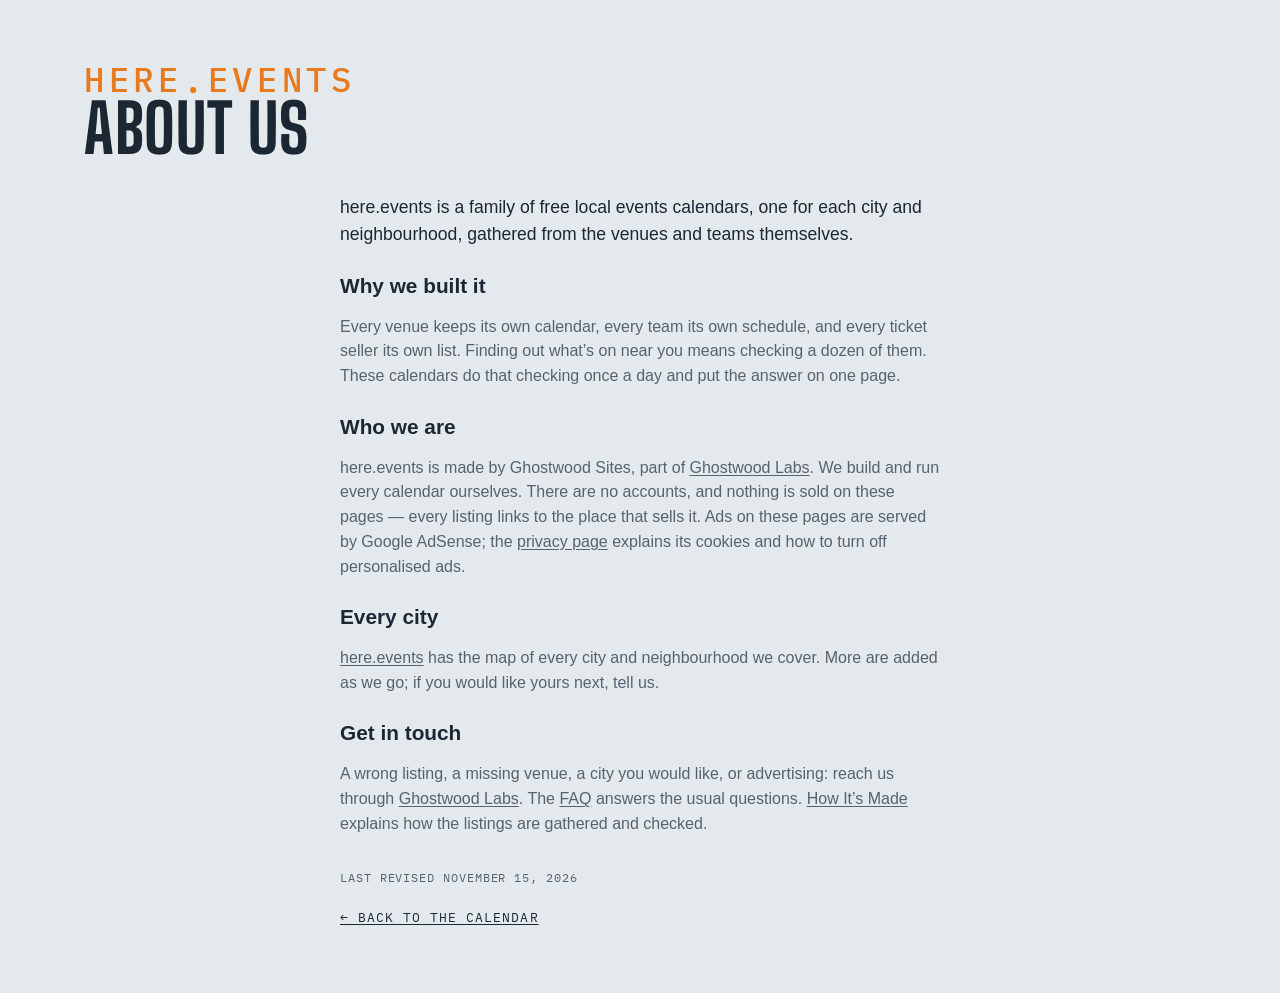
<file: site/about.html>
<!DOCTYPE html>
<html lang="en">
<head>
<meta charset="utf-8">
<meta name="viewport" content="width=device-width, initial-scale=1, viewport-fit=cover">
<meta name="theme-color" media="(prefers-color-scheme: light)" content="#edf1f4">
<meta name="theme-color" media="(prefers-color-scheme: dark)" content="#141a20">
<script>
  try {
    var t = localStorage.getItem('lqa-theme');
    var PHONE = '(max-width: 640px), (pointer: coarse) and (max-height: 500px)';
    if ((t === 'light' || t === 'dark') && !matchMedia(PHONE).matches) document.documentElement.dataset.theme = t;
  } catch (e) { /* no storage — system it is */ }
</script>
<title>About Us — here.events</title>
<meta name="description" content="About here.events: free local events calendars for each city and neighbourhood, gathered from the venues and teams themselves.">
<link rel="canonical" href="https://seattle.here.events/about.html">
<link rel="icon" href="favicon.svg" type="image/svg+xml">
<link rel="preconnect" href="https://fonts.googleapis.com">
<link rel="preconnect" href="https://fonts.gstatic.com" crossorigin>
<link href="https://fonts.googleapis.com/css2?family=Big+Shoulders:opsz,wght@10..72,500;10..72,700&family=IBM+Plex+Mono:wght@400;500&display=swap" rel="stylesheet">
<link rel="stylesheet" href="styles.css?v=__V__">
<script src="city.js?v=__V__"></script>
</head>
<body>

<!-- the Ghostwood Labs mark, drawn once; the masthead and the footer <use> it -->
<svg width="0" height="0" style="position:absolute" aria-hidden="true">
  <symbol id="gw-mark" viewBox="0 0 576 576">
    <g fill="none" stroke="currentColor" stroke-width="24" stroke-linecap="round" stroke-linejoin="round">
      <path d="M300.19 51.03A26 26 0 0 1 275.81 51.03L235.63 29.71A26 26 0 0 0 210.57 30.08L103.63 91.02A26 26 0 0 0 90.5 113.61L90.5 161.4A26 26 0 0 1 77.38 183.98L39.62 205.52A26 26 0 0 0 26.5 228.1L26.5 347.9A26 26 0 0 0 39.62 370.48L77.38 392.02A26 26 0 0 1 90.5 414.6L90.5 462.39A26 26 0 0 0 103.63 484.98L210.57 545.92A26 26 0 0 0 235.63 546.29L275.81 524.97A26 26 0 0 1 300.19 524.97L340.37 546.29A26 26 0 0 0 365.43 545.92L472.37 484.98A26 26 0 0 0 485.5 462.39L485.5 414.6A26 26 0 0 1 498.62 392.02L536.38 370.48A26 26 0 0 0 549.5 347.9L549.5 228.1A26 26 0 0 0 536.38 205.52L498.62 183.98A26 26 0 0 1 485.5 161.4L485.5 113.61A26 26 0 0 0 472.37 91.02L365.43 30.08A26 26 0 0 0 340.37 29.71L300.19 51.03Z"/>
      <path d="M288 57.5L288 177.5"/>
      <path d="M288 518.5L288 403.5"/>
      <path d="M90.5 176.5L144.63 204.58A26 26 0 0 0 169.19 204.26L209.58 181.92A26 26 0 0 0 223 159.17L223 101.5L158.5 137.5"/>
      <path d="M485.5 176.5L431.37 204.58A26 26 0 0 1 406.81 204.26L366.42 181.92A26 26 0 0 1 353 159.17L353 101.5L417.5 137.5"/>
      <path d="M157 211L157 287.5"/>
      <path d="M419 211L419 287.5"/>
      <path d="M90.5 399.5L144.63 371.42A26 26 0 0 1 169.19 371.74L209.58 394.08A26 26 0 0 1 223 416.83L223 474.5L158.5 438.5"/>
      <path d="M485.5 399.5L431.37 371.42A26 26 0 0 0 406.81 371.74L366.42 394.08A26 26 0 0 0 353 416.83L353 474.5L417.5 438.5"/>
      <path d="M26.5 288L92 325.5L92 250.5"/>
      <path d="M549.5 288L484 325.5L484 250.5"/>
    </g>
  </symbol>
</svg>

<!-- About us (Steve, 2026-10-29: "Create an about us section just to the left of FAQ, make it work
     the same"): one shared page for every city, word for word, like the FAQ. Styled by .ad-page. -->
<header class="masthead">
  <div class="masthead-text">
    <p class="eyebrow">here.events</p>
    <h1>About Us</h1>
  </div>
</header>
<main class="ad-page about-page">
  <p class="ad-lead">here.events is a family of free local events calendars, one for each city and neighbourhood, gathered from the venues and teams themselves.</p>

  <h2>Why we built it</h2>
  <p>Every venue keeps its own calendar, every team its own schedule, and every ticket seller its own list. Finding out what’s on near you means checking a dozen of them. These calendars do that checking once a day and put the answer on one page.</p>

  <h2>Who we are</h2>
  <p>here.events is made by Ghostwood Sites, part of <a href="https://ghostwoodlabs.com/" rel="noopener">Ghostwood Labs</a>. We build and run every calendar ourselves. There are no accounts, and nothing is sold on these pages — every listing links to the place that sells it. Ads on these pages are served by Google AdSense; the <a href="https://here.events/privacy/">privacy page</a> explains its cookies and how to turn off personalised ads.</p>

  <h2>Every city</h2>
  <p><a href="https://here.events/">here.events</a> has the map of every city and neighbourhood we cover. More are added as we go; if you would like yours next, tell us.</p>

  <h2>Get in touch</h2>
  <p>A wrong listing, a missing venue, a city you would like, or advertising: reach us through <a href="https://ghostwoodlabs.com/" rel="noopener">Ghostwood Labs</a>. The <a href="faq.html">FAQ</a> answers the usual questions. <a href="how.html">How It’s Made</a> explains how the listings are gathered and checked.</p>

  <p class="ad-revised">Last revised <time datetime="2026-11-15">November 15, 2026</time></p>
  <a class="ad-back" href="./">← Back to the calendar</a>
</main>
</body>
</html>
</file>
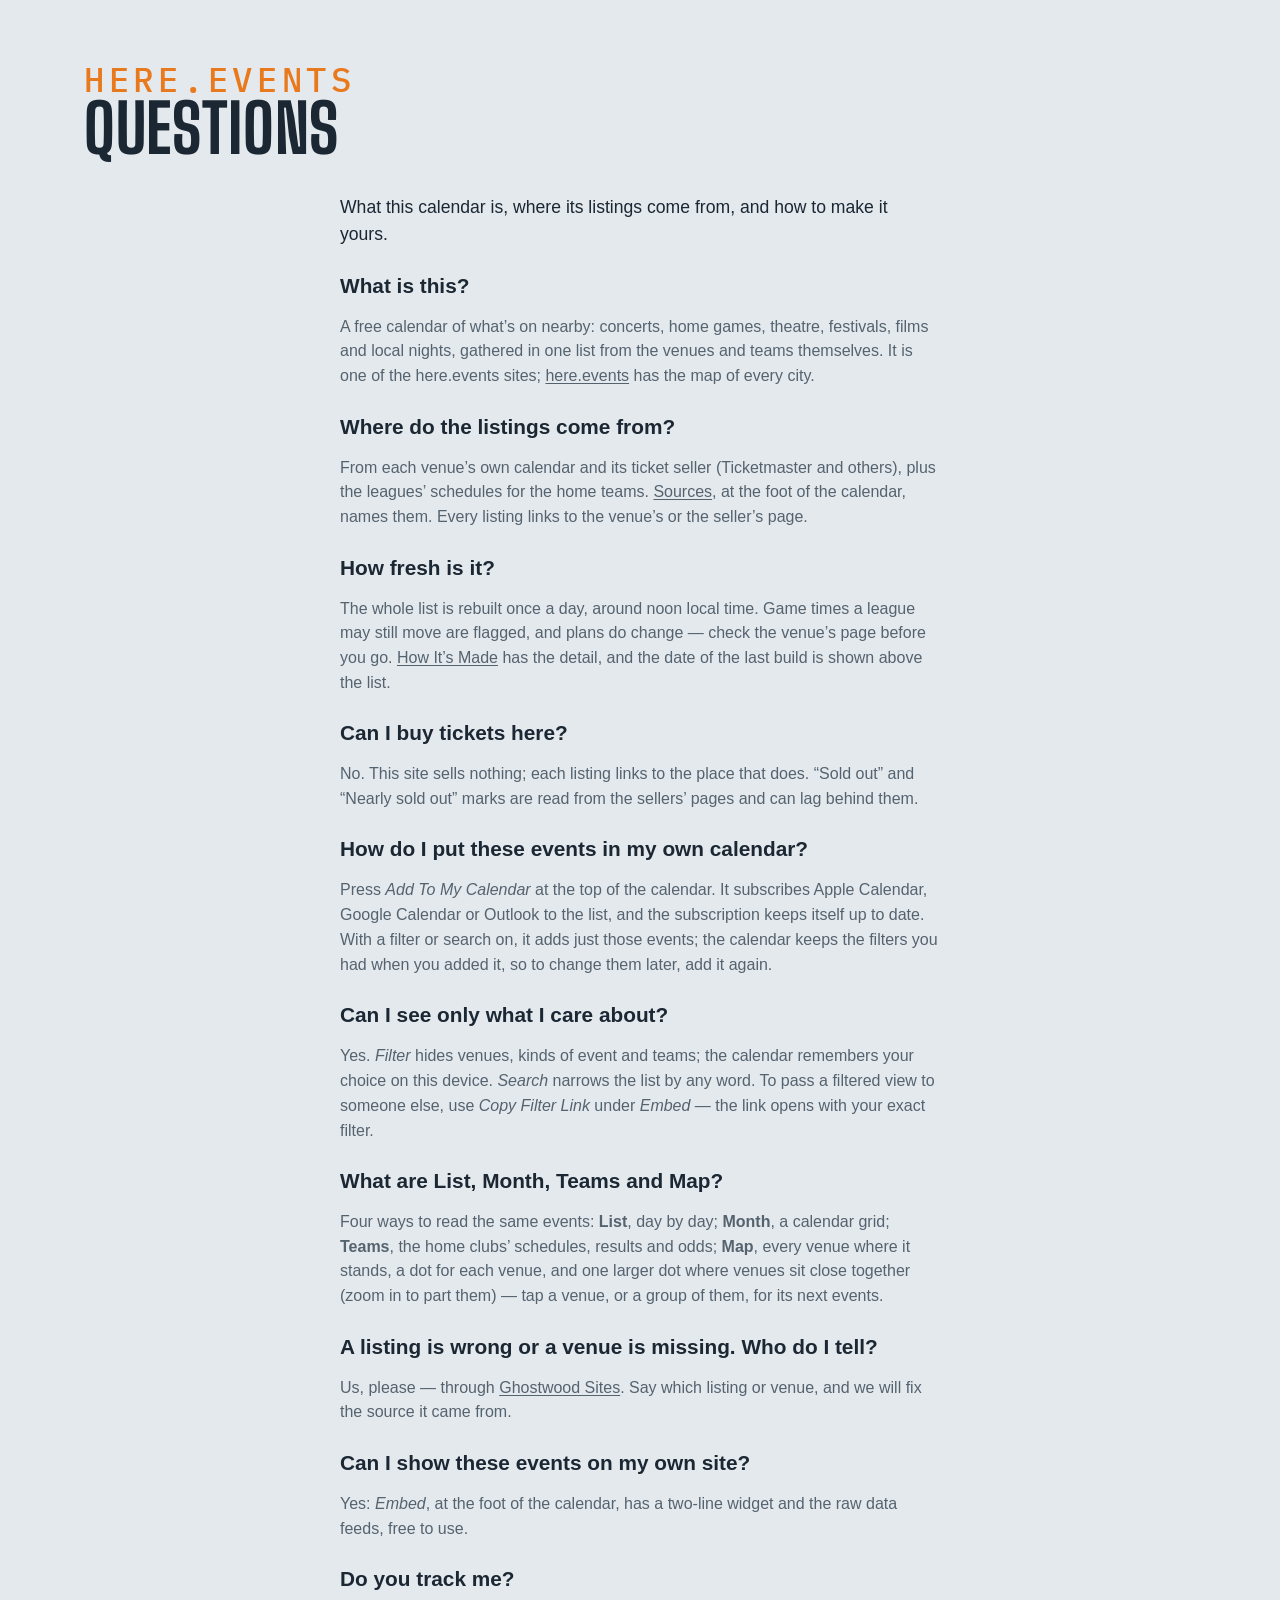
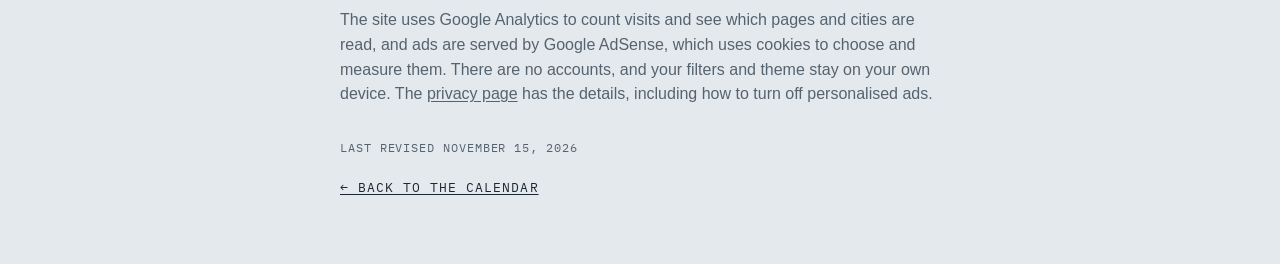
<file: site/faq.html>
<!DOCTYPE html>
<html lang="en">
<head>
<meta charset="utf-8">
<meta name="viewport" content="width=device-width, initial-scale=1, viewport-fit=cover">
<meta name="theme-color" media="(prefers-color-scheme: light)" content="#edf1f4">
<meta name="theme-color" media="(prefers-color-scheme: dark)" content="#141a20">
<script>
  try {
    var t = localStorage.getItem('lqa-theme');
    var PHONE = '(max-width: 640px), (pointer: coarse) and (max-height: 500px)';
    if ((t === 'light' || t === 'dark') && !matchMedia(PHONE).matches) document.documentElement.dataset.theme = t;
  } catch (e) { /* no storage — system it is */ }
</script>
<title>Questions — here.events</title>
<meta name="description" content="Questions about this events calendar: where the listings come from, how fresh they are, and how to put them in your own calendar.">
<link rel="canonical" href="https://seattle.here.events/faq.html">
<link rel="icon" href="favicon.svg" type="image/svg+xml">
<link rel="preconnect" href="https://fonts.googleapis.com">
<link rel="preconnect" href="https://fonts.gstatic.com" crossorigin>
<link href="https://fonts.googleapis.com/css2?family=Big+Shoulders:opsz,wght@10..72,500;10..72,700&family=IBM+Plex+Mono:wght@400;500&display=swap" rel="stylesheet">
<link rel="stylesheet" href="styles.css?v=__V__">
<script src="city.js?v=__V__"></script>
</head>
<body>

<!-- the Ghostwood Labs mark, drawn once; the masthead and the footer <use> it -->
<svg width="0" height="0" style="position:absolute" aria-hidden="true">
  <symbol id="gw-mark" viewBox="0 0 576 576">
    <g fill="none" stroke="currentColor" stroke-width="24" stroke-linecap="round" stroke-linejoin="round">
      <path d="M300.19 51.03A26 26 0 0 1 275.81 51.03L235.63 29.71A26 26 0 0 0 210.57 30.08L103.63 91.02A26 26 0 0 0 90.5 113.61L90.5 161.4A26 26 0 0 1 77.38 183.98L39.62 205.52A26 26 0 0 0 26.5 228.1L26.5 347.9A26 26 0 0 0 39.62 370.48L77.38 392.02A26 26 0 0 1 90.5 414.6L90.5 462.39A26 26 0 0 0 103.63 484.98L210.57 545.92A26 26 0 0 0 235.63 546.29L275.81 524.97A26 26 0 0 1 300.19 524.97L340.37 546.29A26 26 0 0 0 365.43 545.92L472.37 484.98A26 26 0 0 0 485.5 462.39L485.5 414.6A26 26 0 0 1 498.62 392.02L536.38 370.48A26 26 0 0 0 549.5 347.9L549.5 228.1A26 26 0 0 0 536.38 205.52L498.62 183.98A26 26 0 0 1 485.5 161.4L485.5 113.61A26 26 0 0 0 472.37 91.02L365.43 30.08A26 26 0 0 0 340.37 29.71L300.19 51.03Z"/>
      <path d="M288 57.5L288 177.5"/>
      <path d="M288 518.5L288 403.5"/>
      <path d="M90.5 176.5L144.63 204.58A26 26 0 0 0 169.19 204.26L209.58 181.92A26 26 0 0 0 223 159.17L223 101.5L158.5 137.5"/>
      <path d="M485.5 176.5L431.37 204.58A26 26 0 0 1 406.81 204.26L366.42 181.92A26 26 0 0 1 353 159.17L353 101.5L417.5 137.5"/>
      <path d="M157 211L157 287.5"/>
      <path d="M419 211L419 287.5"/>
      <path d="M90.5 399.5L144.63 371.42A26 26 0 0 1 169.19 371.74L209.58 394.08A26 26 0 0 1 223 416.83L223 474.5L158.5 438.5"/>
      <path d="M485.5 399.5L431.37 371.42A26 26 0 0 0 406.81 371.74L366.42 394.08A26 26 0 0 0 353 416.83L353 474.5L417.5 438.5"/>
      <path d="M26.5 288L92 325.5L92 250.5"/>
      <path d="M549.5 288L484 325.5L484 250.5"/>
    </g>
  </symbol>
</svg>

<!-- The FAQ (Steve, 2026-10-28, queued "creating a FAQ page"): one shared page for
     every city, word for word, "here.events" over the heading on every site (Steve,
     2026-10-29: "FAQ doesn't need the city/neighboorhood"). Styled by .ad-page in styles.css, like Advertise. -->
<header class="masthead">
  <div class="masthead-text">
    <p class="eyebrow">here.events</p>
    <h1>Questions</h1>
  </div>
</header>
<main class="ad-page faq-page">
  <p class="ad-lead">What this calendar is, where its listings come from, and how to make it yours.</p>

  <h2>What is this?</h2>
  <p>A free calendar of what’s on nearby: concerts, home games, theatre, festivals, films and local nights, gathered in one list from the venues and teams themselves. It is one of the here.events sites; <a href="https://here.events/">here.events</a> has the map of every city.</p>

  <h2>Where do the listings come from?</h2>
  <p>From each venue’s own calendar and its ticket seller (Ticketmaster and others), plus the leagues’ schedules for the home teams. <a href="sources.html">Sources</a>, at the foot of the calendar, names them. Every listing links to the venue’s or the seller’s page.</p>

  <h2>How fresh is it?</h2>
  <p>The whole list is rebuilt once a day, around noon local time. Game times a league may still move are flagged, and plans do change — check the venue’s page before you go. <a href="how.html">How It’s Made</a> has the detail, and the date of the last build is shown above the list.</p>

  <h2>Can I buy tickets here?</h2>
  <p>No. This site sells nothing; each listing links to the place that does. “Sold out” and “Nearly sold out” marks are read from the sellers’ pages and can lag behind them.</p>

  <h2>How do I put these events in my own calendar?</h2>
  <p>Press <em>Add To My Calendar</em> at the top of the calendar. It subscribes Apple Calendar, Google Calendar or Outlook to the list, and the subscription keeps itself up to date. With a filter or search on, it adds just those events; the calendar keeps the filters you had when you added it, so to change them later, add it again.</p>

  <h2>Can I see only what I care about?</h2>
  <p>Yes. <em>Filter</em> hides venues, kinds of event and teams; the calendar remembers your choice on this device. <em>Search</em> narrows the list by any word. To pass a filtered view to someone else, use <em>Copy Filter Link</em> under <em>Embed</em> — the link opens with your exact filter.</p>

  <h2>What are List, Month, Teams and Map?</h2>
  <p>Four ways to read the same events: <strong>List</strong>, day by day; <strong>Month</strong>, a calendar grid; <strong>Teams</strong>, the home clubs’ schedules, results and odds; <strong>Map</strong>, every venue where it stands, a dot for each venue, and one larger dot where venues sit close together (zoom in to part them) — tap a venue, or a group of them, for its next events.</p>

  <h2>A listing is wrong or a venue is missing. Who do I tell?</h2>
  <p>Us, please — through <a href="https://ghostwoodlabs.com/" rel="noopener">Ghostwood Sites</a>. Say which listing or venue, and we will fix the source it came from.</p>

  <h2>Can I show these events on my own site?</h2>
  <p>Yes: <em>Embed</em>, at the foot of the calendar, has a two-line widget and the raw data feeds, free to use.</p>

  <h2>Do you track me?</h2>
  <p>The site uses Google Analytics to count visits and see which pages and cities are read, and ads are served by Google AdSense, which uses cookies to choose and measure them. There are no accounts, and your filters and theme stay on your own device. The <a href="https://here.events/privacy/">privacy page</a> has the details, including how to turn off personalised ads.</p>

  <p class="ad-revised">Last revised <time datetime="2026-11-15">November 15, 2026</time></p>
  <a class="ad-back" href="./">← Back to the calendar</a>
</main>
</body>
</html>
</file>
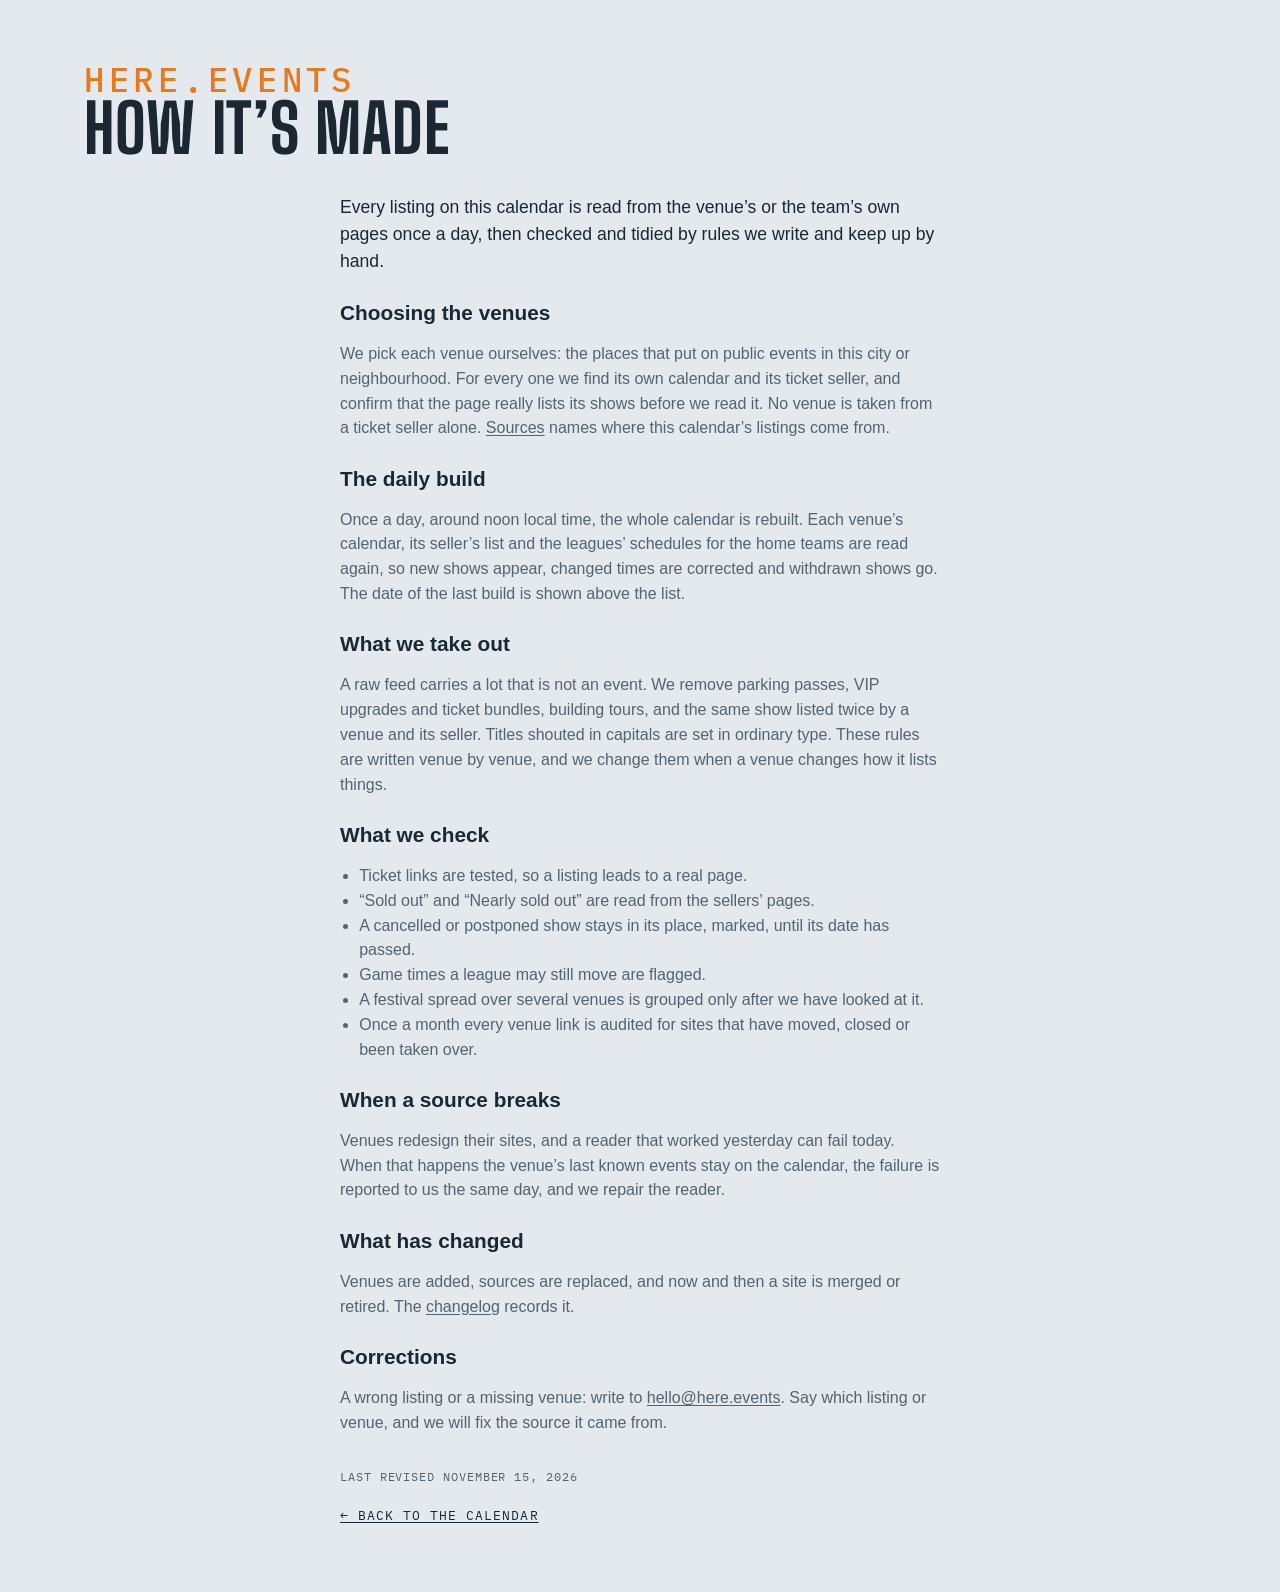
<file: site/how.html>
<!DOCTYPE html>
<html lang="en">
<head>
<meta charset="utf-8">
<meta name="viewport" content="width=device-width, initial-scale=1, viewport-fit=cover">
<meta name="theme-color" media="(prefers-color-scheme: light)" content="#edf1f4">
<meta name="theme-color" media="(prefers-color-scheme: dark)" content="#141a20">
<script>
  try {
    var t = localStorage.getItem('lqa-theme');
    var PHONE = '(max-width: 640px), (pointer: coarse) and (max-height: 500px)';
    if ((t === 'light' || t === 'dark') && !matchMedia(PHONE).matches) document.documentElement.dataset.theme = t;
  } catch (e) {}
</script>
<title>How This Calendar Is Made — here.events</title>
<meta name="description" content="How the here.events calendars are made: which venues are chosen, what is read each day, what is taken out by hand, and what is checked before a listing is published.">
<link rel="canonical" href="https://seattle.here.events/how.html">
<link rel="icon" href="favicon.svg" type="image/svg+xml">
<link rel="preconnect" href="https://fonts.googleapis.com">
<link rel="preconnect" href="https://fonts.gstatic.com" crossorigin>
<link href="https://fonts.googleapis.com/css2?family=Big+Shoulders:opsz,wght@10..72,500;10..72,700&family=IBM+Plex+Mono:wght@400;500&display=swap" rel="stylesheet">
<link rel="stylesheet" href="styles.css?v=__V__">
<script src="city.js?v=__V__"></script>
</head>
<body>

<svg width="0" height="0" style="position:absolute" aria-hidden="true">
  <symbol id="gw-mark" viewBox="0 0 576 576">
    <g fill="none" stroke="currentColor" stroke-width="24" stroke-linecap="round" stroke-linejoin="round">
      <path d="M300.19 51.03A26 26 0 0 1 275.81 51.03L235.63 29.71A26 26 0 0 0 210.57 30.08L103.63 91.02A26 26 0 0 0 90.5 113.61L90.5 161.4A26 26 0 0 1 77.38 183.98L39.62 205.52A26 26 0 0 0 26.5 228.1L26.5 347.9A26 26 0 0 0 39.62 370.48L77.38 392.02A26 26 0 0 1 90.5 414.6L90.5 462.39A26 26 0 0 0 103.63 484.98L210.57 545.92A26 26 0 0 0 235.63 546.29L275.81 524.97A26 26 0 0 1 300.19 524.97L340.37 546.29A26 26 0 0 0 365.43 545.92L472.37 484.98A26 26 0 0 0 485.5 462.39L485.5 414.6A26 26 0 0 1 498.62 392.02L536.38 370.48A26 26 0 0 0 549.5 347.9L549.5 228.1A26 26 0 0 0 536.38 205.52L498.62 183.98A26 26 0 0 1 485.5 161.4L485.5 113.61A26 26 0 0 0 472.37 91.02L365.43 30.08A26 26 0 0 0 340.37 29.71L300.19 51.03Z"/>
      <path d="M288 57.5L288 177.5"/>
      <path d="M288 518.5L288 403.5"/>
      <path d="M90.5 176.5L144.63 204.58A26 26 0 0 0 169.19 204.26L209.58 181.92A26 26 0 0 0 223 159.17L223 101.5L158.5 137.5"/>
      <path d="M485.5 176.5L431.37 204.58A26 26 0 0 1 406.81 204.26L366.42 181.92A26 26 0 0 1 353 159.17L353 101.5L417.5 137.5"/>
      <path d="M157 211L157 287.5"/>
      <path d="M419 211L419 287.5"/>
      <path d="M90.5 399.5L144.63 371.42A26 26 0 0 1 169.19 371.74L209.58 394.08A26 26 0 0 1 223 416.83L223 474.5L158.5 438.5"/>
      <path d="M485.5 399.5L431.37 371.42A26 26 0 0 0 406.81 371.74L366.42 394.08A26 26 0 0 0 353 416.83L353 474.5L417.5 438.5"/>
      <path d="M26.5 288L92 325.5L92 250.5"/>
      <path d="M549.5 288L484 325.5L484 250.5"/>
    </g>
  </symbol>
</svg>

<header class="masthead">
  <div class="masthead-text">
    <p class="eyebrow">here.events</p>
    <h1>How It’s Made</h1>
  </div>
</header>
<main class="ad-page how-page">
  <p class="ad-lead">Every listing on this calendar is read from the venue’s or the team’s own pages once a day, then checked and tidied by rules we write and keep up by hand.</p>

  <h2>Choosing the venues</h2>
  <p>We pick each venue ourselves: the places that put on public events in this city or neighbourhood. For every one we find its own calendar and its ticket seller, and confirm that the page really lists its shows before we read it. No venue is taken from a ticket seller alone. <a href="sources.html">Sources</a> names where this calendar’s listings come from.</p>

  <h2>The daily build</h2>
  <p>Once a day, around noon local time, the whole calendar is rebuilt. Each venue’s calendar, its seller’s list and the leagues’ schedules for the home teams are read again, so new shows appear, changed times are corrected and withdrawn shows go. The date of the last build is shown above the list.</p>

  <h2>What we take out</h2>
  <p>A raw feed carries a lot that is not an event. We remove parking passes, VIP upgrades and ticket bundles, building tours, and the same show listed twice by a venue and its seller. Titles shouted in capitals are set in ordinary type. These rules are written venue by venue, and we change them when a venue changes how it lists things.</p>

  <h2>What we check</h2>
  <ul>
    <li>Ticket links are tested, so a listing leads to a real page.</li>
    <li>“Sold out” and “Nearly sold out” are read from the sellers’ pages.</li>
    <li>A cancelled or postponed show stays in its place, marked, until its date has passed.</li>
    <li>Game times a league may still move are flagged.</li>
    <li>A festival spread over several venues is grouped only after we have looked at it.</li>
    <li>Once a month every venue link is audited for sites that have moved, closed or been taken over.</li>
  </ul>

  <h2>When a source breaks</h2>
  <p>Venues redesign their sites, and a reader that worked yesterday can fail today. When that happens the venue’s last known events stay on the calendar, the failure is reported to us the same day, and we repair the reader.</p>

  <h2>What has changed</h2>
  <p>Venues are added, sources are replaced, and now and then a site is merged or retired. The <a href="https://here.events/changelog/">changelog</a> records it.</p>

  <h2>Corrections</h2>
  <p>A wrong listing or a missing venue: write to <a href="mailto:hello@here.events">hello@here.events</a>. Say which listing or venue, and we will fix the source it came from.</p>

  <p class="ad-revised">Last revised <time datetime="2026-11-15">November 15, 2026</time></p>
  <a class="ad-back" href="./">← Back to the calendar</a>
</main>
</body>
</html>
</file>
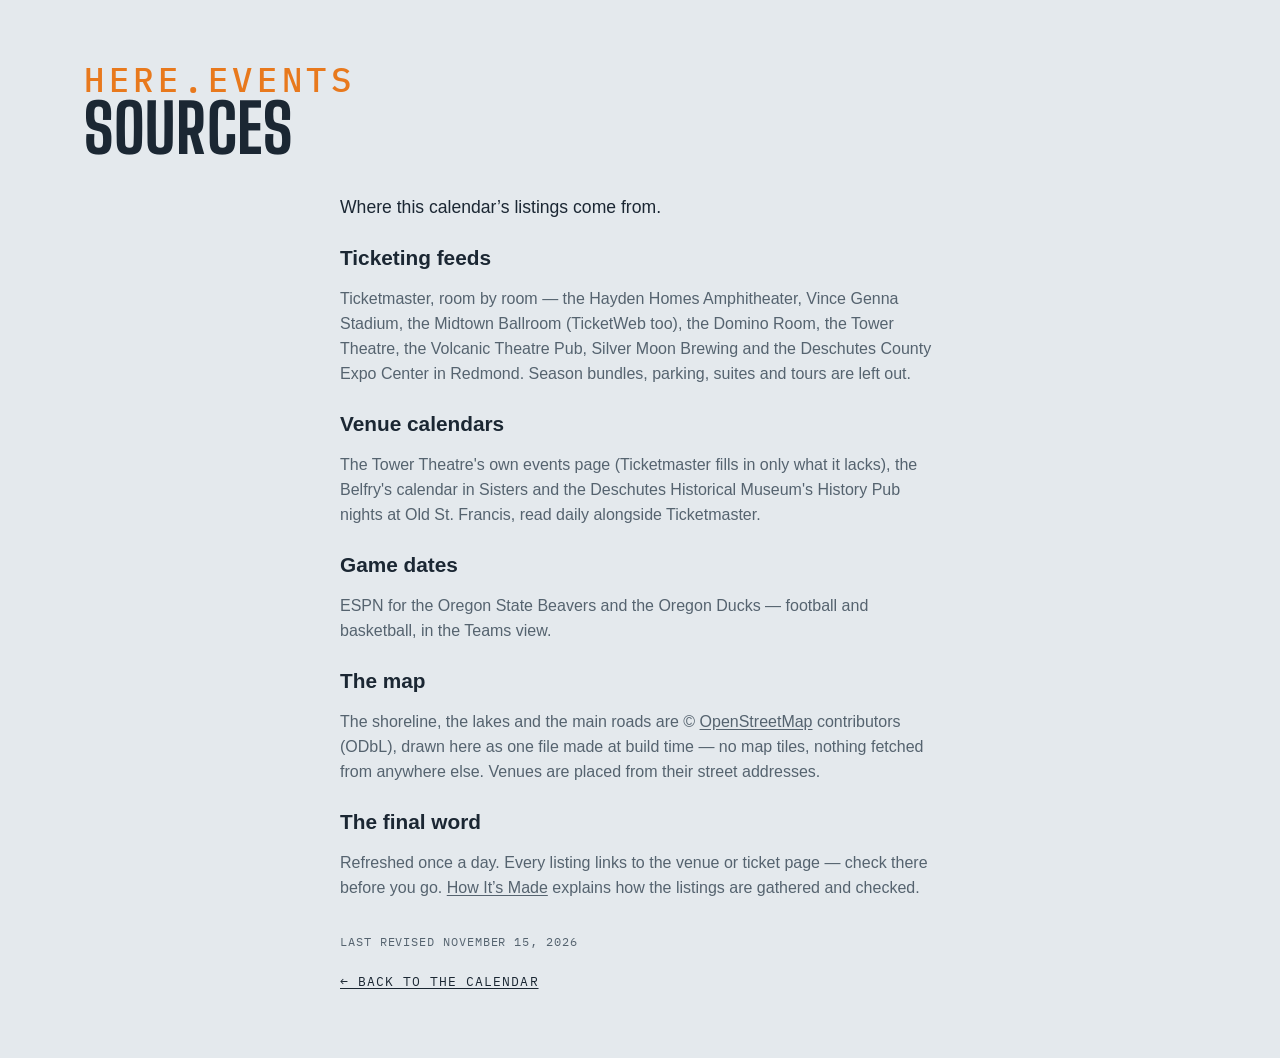
<file: site/sources.html>
<!DOCTYPE html>
<html lang="en">
<head>
<meta charset="utf-8">
<meta name="viewport" content="width=device-width, initial-scale=1, viewport-fit=cover">
<meta name="theme-color" media="(prefers-color-scheme: light)" content="#edf1f4">
<meta name="theme-color" media="(prefers-color-scheme: dark)" content="#141a20">
<script>
  try {
    var t = localStorage.getItem('lqa-theme');
    var PHONE = '(max-width: 640px), (pointer: coarse) and (max-height: 500px)';
    if ((t === 'light' || t === 'dark') && !matchMedia(PHONE).matches) document.documentElement.dataset.theme = t;
  } catch (e) { /* no storage — system it is */ }
</script>
<title>Sources — here.events</title>
<meta name="description" content="Where this events calendar’s listings come from: the ticket sellers, the venues’ own calendars and the leagues’ schedules.">
<link rel="icon" href="favicon.svg" type="image/svg+xml">
<link rel="preconnect" href="https://fonts.googleapis.com">
<link rel="preconnect" href="https://fonts.gstatic.com" crossorigin>
<link href="https://fonts.googleapis.com/css2?family=Big+Shoulders:opsz,wght@10..72,500;10..72,700&family=IBM+Plex+Mono:wght@400;500&display=swap" rel="stylesheet">
<link rel="stylesheet" href="styles.css?v=__V__">
<script src="city.js?v=__V__"></script>
</head>
<body>

<!-- the Ghostwood Labs mark, drawn once; the masthead and the footer <use> it -->
<svg width="0" height="0" style="position:absolute" aria-hidden="true">
  <symbol id="gw-mark" viewBox="0 0 576 576">
    <g fill="none" stroke="currentColor" stroke-width="24" stroke-linecap="round" stroke-linejoin="round">
      <path d="M300.19 51.03A26 26 0 0 1 275.81 51.03L235.63 29.71A26 26 0 0 0 210.57 30.08L103.63 91.02A26 26 0 0 0 90.5 113.61L90.5 161.4A26 26 0 0 1 77.38 183.98L39.62 205.52A26 26 0 0 0 26.5 228.1L26.5 347.9A26 26 0 0 0 39.62 370.48L77.38 392.02A26 26 0 0 1 90.5 414.6L90.5 462.39A26 26 0 0 0 103.63 484.98L210.57 545.92A26 26 0 0 0 235.63 546.29L275.81 524.97A26 26 0 0 1 300.19 524.97L340.37 546.29A26 26 0 0 0 365.43 545.92L472.37 484.98A26 26 0 0 0 485.5 462.39L485.5 414.6A26 26 0 0 1 498.62 392.02L536.38 370.48A26 26 0 0 0 549.5 347.9L549.5 228.1A26 26 0 0 0 536.38 205.52L498.62 183.98A26 26 0 0 1 485.5 161.4L485.5 113.61A26 26 0 0 0 472.37 91.02L365.43 30.08A26 26 0 0 0 340.37 29.71L300.19 51.03Z"/>
      <path d="M288 57.5L288 177.5"/>
      <path d="M288 518.5L288 403.5"/>
      <path d="M90.5 176.5L144.63 204.58A26 26 0 0 0 169.19 204.26L209.58 181.92A26 26 0 0 0 223 159.17L223 101.5L158.5 137.5"/>
      <path d="M485.5 176.5L431.37 204.58A26 26 0 0 1 406.81 204.26L366.42 181.92A26 26 0 0 1 353 159.17L353 101.5L417.5 137.5"/>
      <path d="M157 211L157 287.5"/>
      <path d="M419 211L419 287.5"/>
      <path d="M90.5 399.5L144.63 371.42A26 26 0 0 1 169.19 371.74L209.58 394.08A26 26 0 0 1 223 416.83L223 474.5L158.5 438.5"/>
      <path d="M485.5 399.5L431.37 371.42A26 26 0 0 0 406.81 371.74L366.42 394.08A26 26 0 0 0 353 416.83L353 474.5L417.5 438.5"/>
      <path d="M26.5 288L92 325.5L92 250.5"/>
      <path d="M549.5 288L484 325.5L484 250.5"/>
    </g>
  </symbol>
</svg>

<!-- The sources (Steve, 2026-10-29: "make it work like FAQ"): moved here from the footer's
     floating panel. "here.events" over the heading like the FAQ, but the text below is this
     city's own — each city keeps its own sources.html. Styled by .ad-page in styles.css. -->
<header class="masthead">
  <div class="masthead-text">
    <p class="eyebrow">here.events</p>
    <h1>Sources</h1>
  </div>
</header>
<main class="ad-page sources-page">
  <p class="ad-lead">Where this calendar’s listings come from.</p>

  <h2>Ticketing feeds</h2>
  <p>Ticketmaster, room by room — the Hayden Homes Amphitheater, Vince Genna Stadium, the Midtown Ballroom (TicketWeb too), the Domino Room, the Tower Theatre, the Volcanic Theatre Pub, Silver Moon Brewing and the Deschutes County Expo Center in Redmond. Season bundles, parking, suites and tours are left out.</p>

  <h2>Venue calendars</h2>
  <p>The Tower Theatre's own events page (Ticketmaster fills in only what it lacks), the Belfry's calendar in Sisters and the Deschutes Historical Museum's History Pub nights at Old St. Francis, read daily alongside Ticketmaster.</p>

  <h2>Game dates</h2>
  <p>ESPN for the Oregon State Beavers and the Oregon Ducks — football and basketball, in the Teams view.</p>

  <h2>The map</h2>
  <p>The shoreline, the lakes and the main roads are © <a href="https://www.openstreetmap.org/copyright" target="_blank" rel="noopener">OpenStreetMap</a> contributors (ODbL), drawn here as one file made at build time — no map tiles, nothing fetched from anywhere else. Venues are placed from their street addresses.</p>

  <h2>The final word</h2>
  <p>Refreshed once a day. Every listing links to the venue or ticket page — check there before you go. <a href="how.html">How It’s Made</a> explains how the listings are gathered and checked.</p>

  <p class="ad-revised">Last revised <time datetime="2026-11-15">November 15, 2026</time></p>
  <a class="ad-back" href="./">← Back to the calendar</a>
</main>
</body>
</html>
</file>
<file: site/styles.css>
/* Lower Queen Anne Events — overcast-sky palette, marquee display type. */

:root {
  --sky: #e4e9ed;        /* overcast paper (a step down from #edf1f4, Steve 2026-10-12: "a little less glaring") */
  --mist: #f7f9fb;       /* card surface (was pure white) */
  --ink: #1b2733;        /* Puget ink */
  --ink-soft: #55636f;
  --ink-bright: #1b2733; /* the logo: pure white in the dark palette, ink here */
  --line: #c3ccd4;
  --gold: #e8791d;       /* Space Needle "Galaxy Gold" */
  --gold-soft: #fbe9d8;
  /* Color coding is muted (a step back from the pure primaries) and each
     group keeps to its own family so a dot or stripe reads as what it is:
     venues are cool (blue → violet → teal), event types are warm (yellow →
     orange → red → pink). */
  /* venue hues (chips, grid ticks, agenda tags): a sweep from teal through
     blue and violet to magenta, neighbors alternating light and dark */
  /* all three families sit a step back from the pure primaries: the same
     hues, less glare, so the stripes and ticks read after the titles */
  --v-hayden: #2d799f; --v-tower: #9f2d2d; --v-midtown: #792d9f; --v-domino: #9f792d; --v-volcanic: #9f532d;
  --v-silvermoon: #2d409f; --v-vincegenna: #2d9f2d; --v-stfrancis: #9f2d8c; --v-belfry: #2d9f79; --v-expo: #9f962d;
  --venue-text: 72%;     /* how much of the venue hue the card's venue label keeps (light mode) */
  --tint: 26%;           /* the venue wash behind a series card (light mode; 13% in the dark palette) */
  --row-a: #f3f6f8; --row-b: #d6dde3; /* the list's rows alternate light and dark grey; only a series keeps its venue's hue (Steve, 2026-10-20) */
  /* event-type hues (calendar ticks, agenda right edge): concerts salmon and
     arts crimson keep clear of the brand orange; movies slate = "quiet" */
  --t-concert: #d9664f;
  --t-sports: #d4b106;
  --t-arts: #b8303f;
  --t-movie: #7a8a99;
  --t-community: #d63f9c;
  --t-expo: #2a9d8f;      /* conventions & expos: turquoise, the one hue the types didn't use */
  --t-bar: #c28a12;       /* bar nights: amber, an ale between the sports yellow and concert salmon */
  --alert: #e02b26;       /* cancelled / postponed notes: plain bright red */
  --barh-base: 3.4rem;   /* the pinned filter bar's height (chips 2.25rem + padding) */
  --titleh: 1.7rem;      /* the bar's title line (1.2rem + .5rem gap), added while scrolled */
  --barh: var(--barh-base); /* what the sticky things below the bar offset by */
  --rule: color-mix(in srgb, var(--line), var(--ink-soft)); /* list dividers: a step brighter than --line */
  /* the scorebug (the live game block, .tf-bug): a light panel in this theme, the broadcast's charcoal in the dark one (Steve, 2026-10-12: the charcoal panel on the light card looked bad) */
  --bug-bg: #f9fafb; --bug-frame: #c9d2da; --bug-ink: #1b2733; --bug-soft: #55636f; --bug-dim: #7c8894; --bug-rowline: #d5dce3; --bug-off: #b3bcc5; --bug-muted: #6b7784; --bug-score-bg: #ffffff; --bug-shadow: rgba(15, 25, 35, .10); --bug-redzone: #c8261f;
  --bug-bw: 1px; --frame: var(--line); --frame-w: 1px; /* the game block's frame and the bug's rules: hairlines in the card's line colour here, the 2px broadcast frame in the dark theme (Steve, 2026-10-12: "soften … the borders in general") */
  --cell-mix: 22%; --cell-ink: var(--ink); --cell-bar: 4px; --cell-shadow: none; /* the bug's team cells: a wash of the club colour with a bar of it at the left and ink type, instead of the solid cell ("soften the colors here") */
  --tick-mix: var(--ink); --tick-pct: 65%; /* the refresh countdown ring: the club's colour mixed toward ink here, toward white on the dark ground (the mix itself is written in the .tf-refresh rule: a token holding var(--team-2) would resolve here on :root, where no club colour exists, and come out empty) */
  --dot: color-mix(in srgb, var(--ink-soft) 40%, transparent); /* the dotted underline under the watch strip's links */
  --display: "Big Shoulders", "Arial Narrow", sans-serif;
  --body: -apple-system, BlinkMacSystemFont, "Segoe UI", "Helvetica Neue", sans-serif;
  --mono: "IBM Plex Mono", ui-monospace, Menlo, monospace;
}
/* Dark palette. Applies when the system prefers dark and the visitor hasn't
   picked Light, or whenever they've picked Dark (the toggle sets
   data-theme on <html>; "system" leaves it unset). The two blocks must
   stay identical — CSS has no way to give one ruleset two unrelated
   conditions. */
@media (prefers-color-scheme: dark) {
  :root:not([data-theme="light"]) {
    color-scheme: dark;
    --sky: #141a20; --mist: #1d252e; --ink: #e8edf1; --ink-soft: #9aa7b2; --ink-bright: #ffffff;
    --line: #333f4a; --gold: #f08a33; --gold-soft: #3a2a1a;
    --v-hayden: #86c8ea; --v-tower: #ea8686; --v-midtown: #c886ea; --v-domino: #eac886; --v-volcanic: #eaa786;
    --v-silvermoon: #8696ea; --v-vincegenna: #86ea86; --v-stfrancis: #ea86d9; --v-belfry: #86eac8; --v-expo: #eae186;
    --venue-text: 100%; --tint: 13%;
    --row-a: #1e252c; --row-b: #2c343c;
    --t-concert: #f0806a; --t-sports: #f2d21b; --t-arts: #d63a4f;
    --t-movie: #8b9db0; --t-community: #e660a8; --t-expo: #4fd1c5; --t-bar: #e3ad3c; --alert: #ff4b3e;
    --bug-bg: #2b2d30; --bug-frame: #c9cdd2; --bug-ink: #f4f4f4; --bug-soft: #d5d8dc; --bug-dim: #b9bec4; --bug-rowline: #5c6167; --bug-off: #6a6d72; --bug-muted: #4a4f56; --bug-score-bg: #fafafa; --bug-shadow: rgba(0, 0, 0, .35); --bug-redzone: #ff7b7b;
  --bug-bw: 2px; --frame: var(--ink-soft); --frame-w: 2px; --cell-mix: 100%; --cell-ink: #fff; --cell-bar: 0px; --cell-shadow: 0 1px 2px rgba(0, 0, 0, .5);
    --bug-bw: 2px; --frame: var(--ink-soft); --frame-w: 2px; --cell-mix: 100%; --cell-ink: #fff; --cell-bar: 0px; --cell-shadow: 0 1px 2px rgba(0, 0, 0, .5);
    --tick-mix: white; --tick-pct: 45%;
    --dot: color-mix(in srgb, var(--ink-soft) 60%, transparent);
  }
}
:root[data-theme="dark"] {
  color-scheme: dark;
  --sky: #141a20; --mist: #1d252e; --ink: #e8edf1; --ink-soft: #9aa7b2; --ink-bright: #ffffff;
  --line: #333f4a; --gold: #f08a33; --gold-soft: #3a2a1a;
  --v-hayden: #86c8ea; --v-tower: #ea8686; --v-midtown: #c886ea; --v-domino: #eac886; --v-volcanic: #eaa786;
  --v-silvermoon: #8696ea; --v-vincegenna: #86ea86; --v-stfrancis: #ea86d9; --v-belfry: #86eac8; --v-expo: #eae186;
  --venue-text: 100%; --tint: 13%;
  --row-a: #1e252c; --row-b: #2c343c;
  --t-concert: #f0806a; --t-sports: #f2d21b; --t-arts: #d63a4f;
  --t-movie: #8b9db0; --t-community: #e660a8; --t-expo: #4fd1c5; --t-bar: #e3ad3c; --alert: #ff4b3e;
  --bug-bg: #2b2d30; --bug-frame: #c9cdd2; --bug-ink: #f4f4f4; --bug-soft: #d5d8dc; --bug-dim: #b9bec4; --bug-rowline: #5c6167; --bug-off: #6a6d72; --bug-muted: #4a4f56; --bug-score-bg: #fafafa; --bug-shadow: rgba(0, 0, 0, .35); --bug-redzone: #ff7b7b;
  --tick-mix: white; --tick-pct: 45%;
  --dot: color-mix(in srgb, var(--ink-soft) 60%, transparent);
}
:root[data-theme="light"] { color-scheme: light; }

* { box-sizing: border-box; }
html { scroll-behavior: smooth; overflow-x: clip; } /* clip: the footer bleeds to the viewport edges */
@media (prefers-reduced-motion: reduce) { html { scroll-behavior: auto; } }
/* the page is 62rem wide, and steps wider on big screens so event names
   get a single line: the calendar column is fixed, so all of the extra
   width goes to the cards (the footer line follows) */
:root { --pagew: 62rem; }
@media (min-width: 1180px) { :root { --pagew: 72rem; } }
@media (min-width: 1360px) { :root { --pagew: 80rem; } }
body {
  /* no bottom padding: the sticky footer is the page's last thing, and any
     padding here would show as a blank band under it once the list is short.
     A column flex at least a viewport tall, so a short page (the Teams view
     with one team) still puts the footer at the bottom edge */
  display: flex; flex-direction: column; min-height: 100vh; min-height: 100dvh;
  margin: 0 auto; padding: 0 1.25rem; max-width: var(--pagew);
  background: var(--sky); color: var(--ink);
  font: 16px/1.55 var(--body);
}
/* flex items refuse to shrink below their content's minimum width, so one
   unwrappable line (a TV listing, the compact bar's title) would push a whole
   section past a phone's edge; let them shrink like blocks */
body > * { min-width: 0; }
a { color: inherit; text-underline-offset: 2px; }
:focus-visible { outline: 2px solid var(--ink-soft); outline-offset: 2px; }

/* ---- masthead ---- */
.masthead {
  display: flex; flex-wrap: wrap; gap: 1.5rem; align-items: flex-end;
  justify-content: space-between; padding: 2.5rem 0 1rem;
}
.eyebrow {
  font-family: var(--mono); font-size: .8rem; letter-spacing: .12em;
  text-transform: uppercase; color: var(--gold); margin: 0 0 .3rem;
}
h1 {
  font-family: var(--display); font-weight: 700; font-size: clamp(2.6rem, 7vw, 4.2rem);
  line-height: .92; text-transform: uppercase; letter-spacing: .01em; margin: 0;
}
.masthead-text { min-width: 0; max-width: 100%; } /* a flex item would grow to its widest line and push past a phone's edge */
/* "More Cities" (See All until 2026-10-13, Other Places until 2026-10-18): the pill before the theme pill, to the same map (Steve, 2026-10-12); in the pinned bar the chip's text folds away and the map glyph stays */
/* Add To My Calendar: the first of the masthead's tools (Steve, 2026-10-26, "should move here" — beside More Cities; in the bar from 2026-09-16 until then), sized like the More Cities pill beside it */
.masthead-tools #subscribeBtn { order: 3; display: inline-flex; align-items: center; gap: .45rem; min-height: calc(1.7rem + 8px); padding: 0 .95em; }
.masthead-tools #subscribeBtn svg { width: 1rem; height: 1rem; flex: none; }
.masthead-tools #subscribeBtn:hover { border-color: var(--ink-soft); }
.bar-title .masthead-tools #subscribeBtn { min-height: 1.7rem; padding: 0 .5em; } /* icon-only in the title line, like the pill (the label rule is .bar-title .masthead-tools .chip span) */
.masthead-tools .see-all { order: 4; display: inline-flex; align-items: center; gap: .45rem; min-height: calc(1.7rem + 8px); padding: 0 .95em; text-decoration: none; }
.masthead-tools .see-all svg { width: 1rem; height: 1rem; fill: none; stroke: currentColor; stroke-width: 1.6; stroke-linejoin: round; stroke-linecap: round; }
.masthead-tools .see-all:hover { border-color: var(--ink-soft); }
.bar-title .masthead-tools .see-all { min-height: 1.7rem; padding: 0 .5em; }
/* the mark and the name as one thing: the mark stretches to the text's
   height (eyebrow + title) and keeps square, in the footer mark's white */
.masthead { --mast-title: clamp(2.6rem, 7vw, 4.2rem); } /* the title's size; the eyebrow and the mark are cut from it */
.masthead h1 { font-size: var(--mast-title); }
/* the picture (Steve, 2026-09-21: line art, the Needle's crown the focus):
   the top of the Space Needle from the Highsmith aerial, traced to single
   smooth lines at build (a gradient-magnitude pass over the photo, see the
   memory note), a 4.5:1 window from the spire tip to the Queen Anne treeline
   with the Needle centred and the Cascades ridge behind
   (design/lqa-masthead-lines-gen.py). The
   drawing is a luminance mask (masthead-lines.png, white = line) over a box
   of ink, so the lines are the palette's own ink in either theme. A band
   behind the masthead, the Needle toward the right, dissolving into the page
   on every side — no hard edge where the art stops (Steve, 2026-09-21) */
.masthead { min-height: 11rem; overflow: hidden; isolation: isolate; } /* a slim band (Steve, 2026-09-20: minimal) */
.masthead-photo { /* the drawing fills the gap between the name and the theme pill (Steve, 2026-10-05: "in all the modes try to make it fill this space"): a flex item between them, as tall as the band (the negative margins reach over the band's padding) */
  order: 1; flex: 1 1 0; align-self: stretch; min-width: 0; z-index: -1;
  margin: -2.5rem 0 -1rem; pointer-events: none;
  background: #fff; opacity: .9; /* white lines on the dark palette, black on the light one (Steve: "white and black with antialiasing") */
  -webkit-mask-image: url(masthead-lines.png), linear-gradient(to right, transparent 0%, #000 10%, #000 92%, transparent 100%), linear-gradient(to bottom, #000 0%, #000 58%, transparent 100%);
  mask-image: url(masthead-lines.png), linear-gradient(to right, transparent 0%, #000 10%, #000 92%, transparent 100%), linear-gradient(to bottom, #000 0%, #000 58%, transparent 100%);
  -webkit-mask-size: auto 100%, 100% 100%, 100% 100%; mask-size: auto 100%, 100% 100%, 100% 100%; /* the drawing at the band's height, however wide the gap: the Needle stays whole, the ridge beside it shows as far as the gap allows */
  -webkit-mask-position: 50% 0%, 0 0, 0 0; mask-position: 50% 0%, 0 0, 0 0; /* the Needle is at the drawing's centre, so its spire is the centre of the gap at every width (Steve, 2026-10-05: "make the center the top of the needle") */
  -webkit-mask-repeat: no-repeat; mask-repeat: no-repeat;
  mask-mode: luminance, alpha, alpha;
  -webkit-mask-composite: source-in; mask-composite: intersect;
}
.masthead-tools { order: 2; }
:root[data-theme="light"] .masthead-photo { background: #000; opacity: .7; }
@media (prefers-color-scheme: light) { :root:not([data-theme="dark"]) .masthead-photo { background: #000; opacity: .7; } }
.masthead-text { position: relative; }
.masthead .eyebrow { font-size: calc(var(--mast-title) * .5); font-weight: 500; letter-spacing: .14em; margin-bottom: .1rem; line-height: 1; } /* "Seattle": half the title's size (Steve, 2026-09-16: twice the quarter it was), a shade bolder */
/* the masthead's tools (Steve, 2026-09-14): Add To My Calendar (back here
   2026-10-26), the More Cities pill and the theme pill at the masthead's
   right end — the bar below keeps its room for the switch, filters, search,
   the clubs and the season calendar chip */
.masthead { position: relative; }
.masthead-tools { display: flex; align-items: center; gap: .6rem; flex: none; margin-left: auto; }
.sub { color: var(--ink-soft); max-width: 34rem; margin: .8rem 0 0; }

.updated { /* the "Updated …" stamp: an eyebrow line under the title, spaced like the one above it */
  margin: .3rem 0 0; min-height: 1em;
}
/* Solid-ink pill with the page background as its text — a dark pill in
   light mode, a light one in dark — softened on hover (the event sheet's
   Tickets button). */
.btn-cal {
  display: inline-flex; align-items: center; gap: .55em; margin: auto 0;
  font: 600 1rem/1 var(--body); color: var(--sky); background: var(--ink);
  border: 0; border-radius: 999px; padding: .85em 1.4em .85em 1.15em; cursor: pointer;
  transition: background .15s, color .15s;
}
.btn-cal svg { width: 1.15em; height: 1.15em; flex: none; }
.btn-cal:hover { background: var(--ink-soft); color: var(--sky); }
/* the subscribe pop: app.js placeSubscribePop fixes it under the masthead's
   Add To My Calendar button (right edges aligned); these are the fallback
   position and the look */
.pop {
  position: absolute; right: 0; top: calc(100% + 1.1rem); z-index: 10;
  width: min(18rem, 100%); background: var(--mist); border: 1px solid var(--line);
  border-radius: 8px; padding: 1rem 1.1rem; box-shadow: 0 8px 28px rgba(15, 25, 35, .18);
  font-size: .92rem;
}
.pop p { margin: 0 0 .6rem; }
.pop > :last-child { margin-bottom: 0; }
/* everything in the pop sits on one centre line: the checkbox row, the
   three named calendar tiles, the QR / Copy Link chips, then the note */
.pop-tiles { display: grid; grid-template-columns: repeat(3, 4.6rem); justify-content: center; gap: .6rem; margin: 0 0 .7rem; }
.pop-tools { display: flex; justify-content: center; gap: .5rem; margin: 0 0 .9rem; }
.pop-tools .chip { display: inline-flex; align-items: center; gap: .4rem; text-decoration: none; padding: .45em .85em; }
.pop-tools .chip svg { width: 1rem; height: 1rem; flex: none; color: var(--gold); }
.pop-tools .chip:hover { border-color: var(--ink-soft); }
/* Copy Link: a check replaces the icon for a moment after copying */
.pop-tools .chip.is-done svg { display: none; }
.pop-tools .chip.is-done::before { content: "✓"; font-weight: 700; line-height: 1; }
.qr-panel { text-align: center; margin-bottom: .6rem; }
#qrImg {
  display: inline-block; width: 170px; height: 170px;
  background: #fff; padding: 6px; border-radius: 8px;
}
#qrImg svg { display: block; width: 100%; height: 100%; }
/* a tile: the service's icon over its name */
.tile {
  display: grid; justify-items: center; gap: .4rem;
  padding: .6rem .3rem .5rem; border: 1px solid var(--line); border-radius: 10px;
  background: var(--sky); text-decoration: none; color: var(--ink-soft);
}
.tile-logo { width: 2.4rem; height: 2.4rem; border-radius: 8px; object-fit: contain; }
.tile span { font-family: var(--mono); font-size: .62rem; text-transform: uppercase; letter-spacing: .08em; line-height: 1; }
.tile:hover { border-color: var(--ink-soft); color: var(--ink); }
/* ---- filter bar: one row of matching chips ---- */
/* Funnel (filters), Reset, Copy link, Add To Calendar, then the theme toggle
   at the right end. position: relative makes the bar the box the subscribe
   pop hangs from. */
.filterbar {
  display: flex; flex-wrap: nowrap; gap: .6rem; align-items: center;
  margin: .75rem 0 0; position: relative;
}
.filterbar > * { flex-shrink: 0; }
.filterbar .chip {
  display: inline-flex; align-items: center; gap: .45rem; min-height: 2.25rem;
  position: relative; /* for the visually-hidden labels in .is-tight */
}
.filterbar .chip svg { width: 1rem; height: 1rem; flex: none; }
.filterbar .chip:not(:disabled):hover { border-color: var(--ink-soft); }
/* the funnel's chevron is the panel's open/closed indicator. Its outline is
   deliberately the same whether or not a filter is active — Reset lighting
   up is the "something's filtered" signal. */
/* The bar can't wrap. When its content wouldn't fit — app.js measures and
   sets .is-tight — the view switch's words go (see .view-toggle); the labeled
   Add To My Calendar chip that used to shed its label here left the bar for
   the masthead 2026-10-26. */
/* the Teams chip is a switch: solid while its view is on show */
/* the view switch: list | month | home teams, a three-stop pill like the theme's (same rules, .view-toggle) */
.view-toggle[data-active="month"] .theme-knob { left: calc(3px + var(--tt)); }
.view-toggle[data-active="teams"] .theme-knob { left: calc(3px + 2 * var(--tt)); }
.view-toggle button[aria-checked="true"] { color: var(--sky); }
/* while the Teams view is up the agenda's own controls step aside — the
   filters, search, the Today floater, Add To Calendar and the phone's calendar chip */
html.teams-open .search-wrap,
html.teams-open .cal-toggle { display: none; } /* Add To Calendar stays: in Teams mode it offers the club's season feed */
html.teams-open #calToday { display: none; }
.cal-side:not(.is-float) .cal { margin-bottom: 1.6rem; } /* room for the TODAY tab below the docked card */
/* the search box: a chip that takes typing, a magnifier at its right end and
   no placeholder; it gives up width first when the row gets tight */
.filterbar .search-wrap { position: relative; display: flex; flex: 1 1 10rem; min-width: 10rem; max-width: none; } /* the whole of the row's slack (Steve, 2026-10-24, "span the full width"; capped at 28rem from 2026-09-15 until then) */ /* takes whatever room the row has left, never less than a word's worth: the chips drop their labels first (is-tight) */
#searchBox {
  width: 100%; font: 500 .85rem/1 var(--body); color: var(--ink); background: var(--mist);
  border: 1px solid var(--line); border-radius: 999px; padding: .5em 2.4em .5em .95em; min-height: 2.25rem;
  -webkit-appearance: none; appearance: none;
}
#searchBox::-webkit-search-cancel-button { margin-right: .2em; }
/* hover and focus both just brighten the edge — no orange ring on a text box */
#searchBox:hover { border-color: var(--ink-soft); }
#searchBox:focus, #searchBox:focus-visible { outline: none; border-color: var(--ink); }
.search-wrap svg {
  position: absolute; right: .85rem; top: 50%; width: 1rem; height: 1rem;
  transform: translateY(-50%); color: var(--ink-soft); pointer-events: none;
}
/* Right end of the bar, left to right: the calendar chip (narrow layouts
   only), then the season calendar chip (DOM order keeps the chips together;
   flex order places them); the search box grows to fill the gap before them.
   Add To My Calendar was the bar's last chip from 2026-09-16 to 2026-10-26. */
#calToggle { order: 2; }
#viewToggle { order: -1; } /* the view switch leads the bar in either mode (Steve, 2026-09-14) */
/* light / dark: a two-stop pill at the bar's right end, the ink knob
   sliding under the stop in effect (the system's side until a click) */
.theme-toggle {
  position: relative; display: inline-flex; order: 5;
  padding: 3px; border: 1px solid var(--line); border-radius: 999px; background: var(--mist);
}
.theme-toggle { --tt: 2rem; cursor: pointer; } /* stop width — wider on phones for the tap target; the rim and the knob are click targets too (a press anywhere steps the pill) */
.theme-toggle button {
  position: relative; z-index: 1; width: var(--tt); height: 1.7rem; cursor: pointer;
  background: none; border: 0; padding: 0; color: var(--ink-soft); border-radius: 999px;
  display: grid; place-items: center;
}
.theme-toggle button svg { width: 1rem; height: 1rem; }
.theme-toggle button[aria-checked="true"] { color: var(--sky); } /* still a click target: any stop flips */
.theme-toggle button:not([aria-checked="true"]):hover { color: var(--ink); }
.theme-knob {
  position: absolute; top: 3px; left: 3px; width: var(--tt); height: calc(100% - 6px);
  border-radius: 999px; background: var(--ink); transition: left .18s; /* ink knob, page-colored icon — like a checked box */
}
.theme-toggle[data-active="dark"] .theme-knob { left: calc(3px + var(--tt)); }
.theme-toggle[data-active="system"] .theme-knob { left: calc(3px + 2 * var(--tt)); }
@media (prefers-reduced-motion: reduce) { .theme-knob { transition: none; } }
/* the view stops carry their words — List · Month · Teams — while the bar has room (Steve, 2026-10-24,
   "span the full width … display text for the icons if there is space"; Kona first, every city the same day):
   is-tight (app.js fitFilterBar / fitTeamStrip) drops them back to icons, and the ink knob is measured under
   the lit stop by app.js placeKnob (--knob-x/--knob-w), whatever its width. After the .theme-toggle rules so
   width: auto wins. */
.view-toggle button { width: auto; min-width: var(--tt); padding: 0 .7rem 0 .55rem; gap: .4rem; display: inline-flex; align-items: center; justify-content: center; }
.view-toggle .vt-label { font: 500 .8rem/1 var(--body); letter-spacing: .01em; white-space: nowrap; }
.filterbar.is-tight .view-toggle button { padding: 0; width: var(--tt); }
.filterbar.is-tight .vt-label { display: none; }
.view-toggle[data-active] .theme-knob { left: var(--knob-x, 3px); width: var(--knob-w, var(--tt)); transition: left .18s, width .18s; }
@media (prefers-reduced-motion: reduce) { .view-toggle[data-active] .theme-knob { transition: none; } }
/* the Filter button rides at the end of the view pill, past a hairline, in every mode (Steve, 2026-10-24,
   "for all sites, and modes combine these"): icon + word like the stops, the word going with is-tight; while
   the panel is open it wears the ink like a knob of its own. It is not a stop: the knob never moves to it. */
.view-toggle .vt-filter { width: auto; min-width: var(--tt); padding: 0 .7rem 0 .55rem; } /* a stop like the others — no divider (Steve, 2026-10-24: "vert lines should be consistent") */
.filterbar.is-tight .view-toggle .vt-filter { width: auto; padding: 0 .35rem 0 .4rem; }
.view-toggle .vt-filter[aria-expanded="true"], .view-toggle .vt-filter[aria-expanded="true"]:hover { background: var(--ink); color: var(--sky); border-radius: 999px; }
/* the bar stays pinned at the top while the list scrolls (--barh is its
   height — the month dividers and the calendar strip stick just below it);
   the panel floats open under it, over the content, which stays put */
.filter-area {
  position: sticky; top: 0; z-index: 30; background: var(--sky);
  padding: .55rem 0 .6rem; margin-top: .2rem;
}
.filter-area .filterbar { margin: 0; }
/* the pinned bar's title: one slim line above the chips in the masthead's
   face, shown once the masthead itself has scrolled off; --titleh is what
   it adds to the bar, and html.is-scrolled adds that to --barh */
.bar-title { /* one size for all three parts */
  display: flex; align-items: baseline; gap: .9rem; white-space: nowrap;
  font-family: var(--display); font-weight: 700; font-size: 1.1rem; line-height: 1.2rem;
  text-transform: uppercase; letter-spacing: .02em; margin: 0 0 .5rem;
}
.bar-title[hidden] { display: none; } /* an author display beats the UA [hidden] rule */
.eyebrow[hidden], .bar-eyebrow[hidden] { display: none; } /* an empty eyebrow (a city with no neighbourhood) takes no room */
.bar-name { min-width: 0; overflow: hidden; text-overflow: ellipsis; } /* the title gives way first */
.bar-eyebrow { /* "Seattle" and "Updated …" in the masthead's eyebrow face */
  flex: none; font-family: var(--mono); font-weight: 400; letter-spacing: .08em; color: var(--gold);
}
#barUpdated { display: none; } /* the stamp is the footer's alone (Steve, 2026-09-16) */
html.is-scrolled { --titleh: 2.2rem; --barh: calc(var(--barh-base) + var(--titleh)); } /* the title line carries the masthead's tools while scrolled (app.js markStuck moves them): 1.7rem chips + the .5rem gap */
/* the tools in the title line: icon-only chips a size down, the theme pill scaled to match, at the line's right end (the pop still hangs from the bar below) */
.bar-title .masthead-tools { align-self: center; margin-left: auto; gap: .4rem; }
.bar-title .masthead-tools .chip { min-height: 1.7rem; padding: .2em .5em; }
.bar-title .masthead-tools .chip span { position: absolute; width: 1px; height: 1px; overflow: hidden; clip: rect(0 0 0 0); white-space: nowrap; }
.bar-title .masthead-tools .chip svg { width: 1rem; height: 1rem; }
.bar-title .theme-toggle { zoom: .8; }
.filter-panel {
  position: absolute; left: 0; right: 0; top: calc(100% + .5rem); z-index: 20;
  background: var(--mist); border: 1px solid var(--line);
  border-radius: 10px; padding: 1rem 1.1rem;
  box-shadow: 0 12px 36px rgba(0, 0, 0, .3);
  max-height: calc(100vh - 8rem); max-height: calc(100dvh - 8rem); overflow-y: auto;
}
/* Kayak-style panel: columns of checkbox rows, Select all | Clear all links
   per group, an "only" link on hover, and an event count on the right. */
/* the groups sit in columns with a rule between them (a rule above, on
   phones, where they stack) */
.fp-cols { display: grid; grid-template-columns: repeat(auto-fit, minmax(18rem, 1fr)); gap: 1.25rem 0; } /* wide enough that no name wraps; tablets get two columns */
.fp-group { padding: 0 1.25rem; min-width: 0; } /* columns share the width evenly; a long name clips with an ellipsis rather than pushing the next column out of the panel (2026-10-18, the neighbourhood rows) */
.fp-group:first-child { padding-left: 0; }
.fp-group:last-child { padding-right: 0; }
.fp-group + .fp-group { border-left: 1px solid var(--line); }
@media (max-width: 640px) {
  .fp-group { padding: 0; }
  .fp-group + .fp-group { border-left: 0; border-top: 1px solid var(--line); padding-top: 1.1rem; }
}
/* top row: preset chips (the lit one matches the current state) with the
   Sold Out and Holidays switches pushed to the right. They are switches, not
   allow boxes like the rows below (one narrows the list, one adds days), so
   they wear a pill-and-knob face instead of the tick box */
.fp-switch { position: relative; display: flex; align-items: center; gap: .5rem; cursor: pointer; }
.fp-switch input { position: absolute; opacity: 0; width: 1px; height: 1px; }
.sw {
  flex: none; width: 2rem; height: 1.15rem; position: relative;
  border: 1.5px solid var(--ink-soft); border-radius: 1rem; background: var(--mist);
  transition: background .15s, border-color .15s;
}
.sw::after {
  content: ""; position: absolute; top: .1rem; left: .1rem; width: .75rem; height: .75rem;
  border-radius: 50%; background: var(--ink-soft); transition: transform .15s, background .15s;
}
.fp-switch input:checked + .sw { background: var(--ink); border-color: var(--ink); }
.fp-switch input:checked + .sw::after { transform: translateX(.85rem); background: var(--mist); }
.fp-switch:hover .sw { border-color: var(--ink); }
.fp-switch input:focus-visible + .sw { outline: 2px solid var(--ink-soft); outline-offset: 2px; }
.fp-top { display: flex; align-items: center; gap: 1rem; padding: 0 1.25rem; margin: 0 0 1.1rem; }
/* one row that scrolls sideways at every width, never wraps (Steve,
   2026-09-22); a right-edge fade (.is-more-right, app.js presetEdge) says
   more chips sit beyond the edge and lifts once scrolled to the end */
.fp-presets { display: flex; flex-wrap: nowrap; align-items: center; gap: .4rem; flex: 1; min-width: 0; overflow-x: auto; scrollbar-width: none; padding: 2px 0; scroll-padding: 0 1rem; }
.fp-presets::-webkit-scrollbar { display: none; }
.fp-preset.is-busy { opacity: .6; cursor: progress; }
.fp-presets.is-more-right { -webkit-mask-image: linear-gradient(to right, #000 calc(100% - 2.6rem), transparent); mask-image: linear-gradient(to right, #000 calc(100% - 2.6rem), transparent); }
.fp-preset { flex: none; }
.fp-soldout { margin-left: auto; white-space: nowrap; flex: none; }
.fp-holidays { white-space: nowrap; flex: none; }
.fp-preset { font-size: .8rem; padding: .4em .85em; min-height: 2rem; }
.fp-preset:hover { border-color: var(--ink-soft); }
.fp-preset.is-on { background: var(--ink); color: var(--sky); border-color: var(--ink); }
/* the panel's foot: Apply, pinned to the bottom edge while the panel scrolls (2026-11-05) */
.fp-foot { position: sticky; bottom: -1rem; z-index: 1; display: flex; justify-content: flex-end; margin: 1.1rem -1.1rem -1rem; padding: .7rem 1.1rem; background: var(--mist); border-top: 1px solid var(--line); }
.fp-foot .fp-apply { font-size: .9rem; font-weight: 600; padding: .45em 1.6em; min-height: 2.25rem; background: var(--ink); color: var(--sky); border-color: var(--ink); }
.fp-foot .fp-apply:hover { background: color-mix(in srgb, var(--ink) 85%, var(--sky)); }
.fp-group h3 {
  white-space: nowrap; /* never wraps (Steve, 2026-09-22) */
  font-family: var(--mono); font-size: .68rem; text-transform: uppercase;
  letter-spacing: .1em; color: var(--ink); margin: 0 0 .35rem; font-weight: 700; /* bold, ink (Steve, 2026-09-22) */
  display: flex; align-items: baseline; gap: .6rem;
}
/* All · None at the heading's right end: plain words in the heading's own face, not chips */
.fp-allnone { margin-left: auto; display: inline-flex; align-items: baseline; gap: .35rem; font-weight: 500; color: var(--ink-soft); } /* the links stay quiet next to the bold title */
.fp-allnone i { font-style: normal; opacity: .6; }
.fp-set { font: inherit; letter-spacing: inherit; text-transform: inherit; color: var(--ink-soft); background: none; border: 0; padding: 0; cursor: pointer; text-decoration: underline; text-decoration-color: color-mix(in srgb, var(--ink-soft) 50%, transparent); text-underline-offset: 2px; }
.fp-set:hover { color: var(--ink); text-decoration-color: currentColor; }
.fp-list { display: flex; flex-direction: column; }
.fp-list + h3 { margin-top: 1rem; } /* a second group stacked in the same column */
.fp-list[hidden] + h3 { margin-top: 0; } /* a group folded away leaves the next heading level with the other columns' */
.fp-row { display: flex; align-items: center; gap: .5rem; padding: .3rem .35rem; border-radius: 6px; }
.fp-row:hover { background: var(--sky); }
.fp-check { position: relative; display: flex; align-items: center; gap: .6rem; cursor: pointer; min-width: 0; }
/* the Show | Hide pair at the row's end (Steve, 2026-09-22, third pass):
   two small words joined into one pill. Neither lit = no preference; the
   lit one is ink. Hide lit strikes the row's name */
.fp-seg { flex: none; display: inline-flex; margin-left: auto; border: 1.5px solid var(--line); border-radius: 999px; background: var(--mist); overflow: hidden; }
.fp-seg-b {
  font: inherit; font-size: .68rem; line-height: 1; letter-spacing: .02em; color: var(--ink-soft);
  background: none; border: 0; padding: .28rem .55rem; margin: 0; cursor: pointer;
}
.fp-seg-b + .fp-seg-b { border-left: 1.5px solid var(--line); }
.fp-seg-b:hover { color: var(--ink); background: color-mix(in srgb, var(--ink) 8%, transparent); }
.fp-seg-b[aria-pressed="true"] { color: var(--mist); background: var(--ink); }
.fp-seg-b:focus-visible { outline: 2px solid var(--ink-soft); outline-offset: 2px; }
.fp-check:hover .fp-name { color: var(--ink); }
.fp-name { font-size: .88rem; display: flex; align-items: center; gap: .45rem; white-space: nowrap; min-width: 0; }
.fp-name > * { overflow: hidden; text-overflow: ellipsis; } /* never wraps; a too-narrow column clips with an ellipsis */
.fp-name a { text-decoration-color: var(--line); }
.fp-name a:hover { text-decoration-color: var(--ink-soft); }
.fp-row:has(.fp-seg[data-mode="ex"]) .fp-name { opacity: .55; } /* a hidden row reads dimmed — the colour change alone, no strike-through (Steve, 2026-10-05) */
/* a city-wide site folds its column by neighbourhood (seattle-events, 2026-10-18): the neighbourhood's row carries a chevron that
   opens the rooms under it, indented behind a hairline; its Show | Hide pair works every room at once */
.fp-hood .fp-name { font-weight: 600; }
.fp-fold { flex: none; width: 1.15rem; height: 1.15rem; display: inline-flex; align-items: center; justify-content: center; border: 0; border-radius: 4px; background: none; padding: 0; margin: 0 -.1rem 0 -.2rem; color: var(--ink-soft); cursor: pointer; }
.fp-fold:hover { color: var(--ink); background: color-mix(in srgb, var(--ink) 8%, transparent); }
.fp-fold svg { width: .72rem; height: .72rem; transition: transform .15s; }
.fp-fold[aria-expanded="true"] svg { transform: rotate(90deg); }
.fp-sub { display: flex; flex-direction: column; margin: 0 0 .25rem 1rem; padding-left: .3rem; border-left: 1px solid var(--line); }
.fp-sub[hidden] { display: none; }
.fp-tail .fp-name { color: var(--ink-soft); font-style: italic; } /* the "More rooms" row at a group's foot: the rooms the usual view hides, folded (2026-10-18) */
.fp-tail:has(.fp-seg[data-mode="ex"]) .fp-name { opacity: 1; } /* it is usually all-Hide; dimming it too would make it vanish */
/* three groups — the two venue lists (Lower Queen Anne the wider), Teams
   (Steve, 2026-09-20; Capacity rows dropped 2026-09-22) */
@media (min-width: 641px) and (max-width: 899px) { .fp-tree .fp-cols { grid-template-columns: 1.1fr 1fr; } .fp-tree .fp-group:nth-child(3) { grid-column: 1; border-left: 0; padding-left: 0; padding-right: 1.25rem; border-top: 1px solid var(--line); padding-top: 1rem; margin-top: -.25rem; } } /* tablets: two columns, Teams under Lower Queen Anne (three squeezed the headings into wraps) */
@media (min-width: 900px) { .fp-tree .fp-cols { grid-template-columns: 1.15fr 1fr 1fr; } .fp-tree { right: auto; width: min(100%, 58rem); } } /* three columns of about twelve rows each (Festivals under Home Teams, 2026-10-05); the panel no wider than they need — it used to run the toolbar's width and stretch the rows across it (Steve: "feel free to shrink the width of the filter pop up") */
.fp-note { font-family: var(--mono); font-size: .66rem; color: var(--ink-soft); letter-spacing: .04em; margin-left: .35rem; } /* a band's seat range after its name */
.chip {
  font: 500 .85rem/1 var(--body); cursor: pointer; border-radius: 999px;
  padding: .5em .95em; background: var(--mist); color: var(--ink);
  border: 1px solid var(--line);
}

/* ---- agenda layout: list + docked mini calendar ---- */
.agenda { margin-top: 1.6rem; }
/* the view note: one plain line above the list while the view is not the
   usual one, the way back at its right (app.js renderViewNote) */
.view-note { display: flex; align-items: center; gap: .8rem; flex-wrap: wrap; margin: 0 0 1.1rem; padding: .55rem .9rem; border: 1px solid var(--line); border-radius: 10px; background: var(--mist); font-size: .88rem; }
.fp-group h3[hidden], .fp-list[hidden] { display: none; } /* a group with no rows in this city folds away with its heading (the flex displays above would otherwise beat [hidden]; Steve, 2026-10-11) */
.view-note[hidden] { display: none; }
.view-note .chip { margin-left: auto; font-size: .78rem; padding: .3em .75em; min-height: 1.9rem; }
/* the toast: a word above the footer after hiding something from the sheet, with Undo */
.toast { position: fixed; left: 50%; bottom: calc(3.6rem + env(safe-area-inset-bottom)); transform: translateX(-50%); z-index: 40; display: flex; align-items: center; gap: 1rem; padding: .6rem .6rem .6rem 1rem; border-radius: 999px; background: var(--ink); color: var(--sky); font-size: .88rem; box-shadow: 0 12px 36px rgba(0, 0, 0, .35); max-width: calc(100vw - 2rem); }
.toast[hidden] { display: none; }
.toast button { font: 700 .82rem/1 var(--body); color: var(--gold); background: none; border: 1px solid color-mix(in srgb, var(--sky) 35%, transparent); border-radius: 999px; padding: .45em .9em; cursor: pointer; }
.toast button:hover { border-color: var(--sky); }
.agenda, .teams { margin-bottom: 1.5rem; } /* the gap above the footer (its own top margin is auto) */
.agenda-layout {
  display: grid; grid-template-columns: minmax(0, 1fr) 18rem;
  gap: 0 2.5rem; align-items: start;
}
.agenda-layout > ol { grid-column: 1; }
.cal-side { position: sticky; top: calc(var(--barh) + .5rem); grid-column: 2; grid-row: 1; } /* same offset under the bar as the pops */
/* the Add To Calendar pop hangs over the docked calendar (same width, same right edge)
   and is shorter, so the calendar steps out while the pop is open */
.cal-side:not(.is-float) .cal { transition: opacity .15s; }
html.pop-open .cal-side:not(.is-float) .cal { opacity: 0; pointer-events: none; }
/* Below the page's full width (62rem + padding) the calendar never docks —
   beside the list it would squeeze the cards to a sliver — so from here
   down it floats over the list instead. */
@media (max-width: 1023px) {
  .agenda-layout { display: flex; flex-direction: column; }
  /* the grid's align-items: start carries over; the strip must span the
     column or it shrinks to its content (it has none, so its right edge —
     where the handle hangs — would be the left edge of the page) */
  .cal-side { align-self: stretch; width: 100%; }
  /* a zero-height sticky strip, first in the column, carrying the handle
     (hanging off its right end) and the floating calendar; both ride along
     as the list scrolls */
  .cal-side { order: -1; height: 0; top: calc(var(--barh) + .5rem); z-index: 15; }
  .cal-side.is-float .cal {
    position: absolute; z-index: 14; right: 0; top: 0; /* right under the pinned bar */
    width: min(22rem, 100%);
    max-height: calc(100vh - 5rem); max-height: calc(100dvh - 5rem); overflow-y: auto;
  }
  .cal-side.is-float .cal-month { box-shadow: 0 12px 36px rgba(0, 0, 0, .3); }
}

/* ---- the Month view: the month's events, as the filters leave them, on one calendar ---- */
html.month-open .agenda-layout, html.month-open .cal-toggle { display: none; } /* the list and its mini calendar step aside; the board is the month */
/* ---- the month view: one continuous grid of weeks, square days (Steve, 2026-09-15) ----
   The grid runs from this month on with no end (app.js appends months as
   the sentinel nears the window), sized to the window: seven squares across,
   the page scrolling down them under the pinned filter bar; the ‹ MONTH ›
   header and the weekday row stick under the bar and name the month at the
   top (the sticky footer stays pinned at the bottom as everywhere). A day
   carries its events' names only, as many as fit, the rest folded into
   "+N more" (fitBoardCells); a tap on the day opens the card listing them all. */
.month-board[hidden] { display: none; }
.month-board { margin: 0 auto; max-width: 100%; position: relative; } /* app.js sizeBoard sets its width: seven squares that show the whole month in the window at the top of the page, centred when that is narrower than the page */
.mb-sticky { position: sticky; top: var(--barh); z-index: 6; background: var(--sky); padding-top: 1.9rem; } /* the room is the TODAY tab's, which rises from the header (Steve: an up tab) */
.mb-head { position: relative; } /* the tab and, on a centred board, the vertical month name hang off it */
/* TODAY over the month view's header: the same tab, upside down — rising from the header's top edge */
.cal-head button.cal-today-tab { width: auto; height: auto; min-width: 0; min-height: 0; display: inline-flex; border-radius: 6px 6px 0 0; } /* not the header's arrow-button size, nor the phones' 2.75rem touch minimum */
.cal-head button.cal-today-tab svg { width: .85rem; height: .85rem; }
.cal-head button.cal-today-tab[hidden] { display: none; } /* the override above would otherwise beat [hidden] */
.mb-head .cal-today-tab { top: auto; bottom: 100%; border-top: 2px solid var(--ink-soft); border-bottom: 0; border-radius: 6px 6px 0 0; padding: .24rem .7rem .3rem; box-shadow: 0 -3px 8px rgba(0, 0, 0, .25); }
/* the board centred narrower than the page (sizeBoard's is-narrow): the months' names stand beside their blocks, so the header keeps only ‹ › */
/* …and on a centred board the header goes altogether (Steve, 2026-09-16: "useless" — the names beside the blocks say the month and open the picker; scrolling moves the months); what stays is the sticky anchor, a hair tall, and TODAY as a chip under the filter bar while another month is at the top */
.month-board.is-narrow .mb-head { display: none; }
.month-board.is-narrow .mb-sticky { padding-top: 0; height: .4rem; }
.month-board.is-narrow .mb-sticky > .cal-today-tab { top: .4rem; bottom: auto; border: 2px solid var(--ink-soft); border-radius: 6px; box-shadow: 0 3px 8px rgba(0, 0, 0, .25); } /* painted: the days scroll under it, not through the gap to the bar; the TODAY tab hangs from its foot */
.mb-sticky .mb-head { border-bottom: 2px solid var(--ink-soft); border-radius: 10px; padding-bottom: .3rem; } /* the header on its own: the weekday row went with each month */
.mb-wdays { display: grid; grid-template-columns: repeat(7, minmax(0, 1fr)); background: var(--mist); border: 2px solid var(--ink-soft); border-bottom: 0; border-radius: 10px 10px 0 0; font-family: var(--mono); font-size: .62rem; letter-spacing: .1em; text-transform: uppercase; color: var(--ink-soft); }
.mb-wdays span { padding: .1rem .35rem .3rem; text-align: center; } /* centred over the column (Steve, 2026-09-16) */
/* every month its own block (Steve, 2026-09-15): a framed grid padded to whole weeks with blank slots, a gap between months, its name standing beside it on a centred board */
.mb-month { position: relative; margin-top: .8rem; }
.mb-days { border: 2px solid var(--ink-soft); border-radius: 0 0 10px 10px; overflow: hidden; grid-auto-rows: auto; }
/* the month's name: standing beside its block on a centred board; on a full-width board the pinned ‹ MONTH › bar names the month, so no heading over the block as well (it read twice — Steve's review, 2026-09-16) */
.mb-mname { display: none; font: 700 .95rem/1 var(--display); text-transform: uppercase; letter-spacing: .12em; color: var(--ink); background: none; border: 0; padding: .15rem .1rem .35rem; margin: 0; cursor: pointer; text-align: left; border-radius: 6px; }
.mb-mname:hover { color: var(--ink-soft); }
.month-board.is-narrow .mb-mname { display: block; position: absolute; right: calc(100% + .9rem); top: 50%; translate: 0 -50%; /* centred on its block (Steve, 2026-09-15) */ writing-mode: vertical-rl; transform: rotate(180deg); transform-origin: center; font: 700 var(--mname, 3rem)/1 var(--display); text-transform: uppercase; letter-spacing: .08em; color: var(--ink); background: none; border: 0; padding: 0; margin: 0; cursor: pointer; white-space: nowrap; border-radius: 6px; }
.month-board.is-narrow .mb-mname:hover { color: var(--ink-soft); }
.month-board.is-narrow .mb-mname:focus-visible { outline: 2px solid var(--ink); outline-offset: 4px; }
.month-board.is-short .mb-days > .cal-day { aspect-ratio: auto; height: var(--cellh); } /* a full-width board that would run past the window: the days give up a little height (never under 60% of their width) so the month fits (app.js sizeBoard) */
.mb-days > .cal-day { aspect-ratio: 1; height: auto; display: flex; flex-direction: column; align-items: stretch; gap: .15rem; padding: .3rem .3rem .35rem; cursor: pointer; }
.mb-days > .cal-day:hover { background: color-mix(in srgb, var(--ink) 6%, var(--mist)); }
.mb-days > .cal-day.is-today:hover { background: color-mix(in srgb, var(--ink) 26%, var(--mist)); }
.mb-days > .cal-day.is-blank { aspect-ratio: 1; margin: 0; width: auto; cursor: default; background: color-mix(in srgb, var(--line) 35%, var(--mist)); } /* a padding slot is a cell like the rest, a shade darker */
.mb-days > .cal-day.is-blank:hover { background: color-mix(in srgb, var(--line) 35%, var(--mist)); }
.mb-days .num { font-size: clamp(.72rem, 1.3vw, 1rem); line-height: 1; margin-bottom: .1rem; }
.mb-days .hol { font-size: .58rem; line-height: 1.2; color: var(--gold); letter-spacing: .06em; text-transform: uppercase; }
.mb-days .ticks { display: none; } /* phones only (below) */
/* an event on a day: its name only (Steve, 2026-09-15 — no times), one line in its venue's colour */
/* no venue colours on the names (Steve, 2026-09-15, late): plain ink, a neutral wash on hover and in the day's card */
.mb-ev { display: block; flex: none; width: 100%; text-align: left; font-family: var(--body); font-size: .7rem; line-height: 1.25; color: var(--ink); background: none; border: 0; border-radius: 4px; padding: .12rem .2rem; cursor: pointer; overflow: hidden; text-overflow: ellipsis; white-space: nowrap; font-weight: 600; }
.mb-ev:hover { background: color-mix(in srgb, var(--ink) 10%, transparent); }
.mb-ev[hidden] { display: none; }
.mb-ev.is-off { text-decoration: line-through; opacity: .7; }
.mb-more { flex: none; align-self: flex-start; font: inherit; font-family: var(--mono); font-size: .62rem; color: var(--ink-soft); background: none; border: 0; padding: .1rem .2rem; cursor: pointer; }
.mb-more[hidden] { display: none; }
.mb-more:hover { color: var(--ink); }
.mb-days .cal-day.is-past .mb-ev { opacity: .55; }
.mb-sentinel { height: 1px; }
/* the day's card: opens over the tapped day (the day, grown) and lists everything on it */
.mb-pop { position: fixed; z-index: 31; background: var(--mist); border: 2px solid var(--ink-soft); border-radius: 10px; box-shadow: 0 14px 40px rgba(0, 0, 0, .35); padding: .6rem .7rem .7rem; max-height: min(70vh, 32rem); overflow-y: auto; transform-origin: top left; animation: mb-pop-in .16s ease-out; }
@keyframes mb-pop-in { from { opacity: 0; transform: scale(.94); } to { opacity: 1; transform: none; } }
@media (prefers-reduced-motion: reduce) { .mb-pop { animation: none; } }
@media (max-width: 640px) { .mb-pop { left: 0; right: 0; bottom: 0; top: auto; width: auto; max-height: 70vh; border-radius: 12px 12px 0 0; border-bottom: 0; padding-bottom: calc(.7rem + env(safe-area-inset-bottom, 0px)); transform-origin: bottom center; } } /* a sheet from the foot, like the event's (app.js openDayPop leaves the position to this) */
.mb-pop h3 { font-family: var(--display); font-weight: 700; font-size: 1rem; text-transform: uppercase; letter-spacing: .06em; margin: 0 0 .5rem; display: flex; align-items: baseline; gap: .6rem; }
.mb-pop h3 .mb-pop-n { font-family: var(--mono); font-weight: 400; font-size: .68rem; letter-spacing: .1em; color: var(--ink-soft); }
.mb-pop .mb-ev { font-size: .85rem; padding: .4rem .6rem; margin-bottom: .35rem; white-space: normal; background: color-mix(in srgb, var(--ink) 6%, transparent); }
.mb-pop .mb-ev:hover { background: color-mix(in srgb, var(--ink) 14%, transparent); }
.mb-pop .mb-ev .mb-sub { display: block; font-family: var(--mono); font-weight: 400; font-size: .68rem; letter-spacing: .04em; color: var(--ink-soft); margin-top: .1rem; }
.mb-pop .mb-none { font-family: var(--mono); font-size: .8rem; color: var(--ink-soft); margin: 0; }
@media (max-width: 640px) { /* phones: the days are too small for names — they carry the venue ticks; the tap opens the same card */
  .mb-days > .cal-day { padding: .2rem .25rem; gap: .1rem; }
  .mb-days .hol, .mb-days .mb-ev, .mb-days .mb-more { display: none; }
  .mb-days .ticks { display: flex; }
}

/* ---- mini month calendar: a nav bar, then one framed card per month ---- */
.cal { display: grid; gap: 0; position: relative; } /* the header bar and the card are one piece; the TODAY tab hangs from its foot */
/* TODAY: a tab out of the calendar's foot, the odds tab's cut (Steve, 2026-09-15) — shown only while the list has left today (app.js syncTodayFloat) */
.cal-today-tab {
  position: absolute; top: 100%; left: 50%; transform: translateX(-50%); z-index: 4; display: inline-flex; align-items: center; gap: .35rem;
  font: 700 .62rem/1 var(--mono); letter-spacing: .14em; text-transform: uppercase; color: #f4f4f4; background: #2b2d30;
  border: 2px solid var(--ink-soft); border-top: 0; border-radius: 0 0 6px 6px; padding: .28rem .7rem .24rem; cursor: pointer; zoom: 1.15; /* the frame's own colour (Steve, 2026-09-15: the borders should match) */
  box-shadow: 0 3px 8px rgba(0, 0, 0, .25);
}
.cal-today-tab svg { width: .85rem; height: .85rem; }
.cal-today-tab:hover { background: #3a3d41; }
.cal-today-tab[hidden] { display: none; }
.cal[hidden] { display: none; } /* an author display beats the UA [hidden] rule */
.cal-months { display: grid; gap: 1.1rem; grid-auto-rows: max-content; } /* rows stay card-sized even while the reel pins the box's height */
/* when the month changes the cards move like a reel (app.js swapCal):
   forward, the top card scrolls up and out while the new one rises in from
   below; backward is the mirror. The box is clipped for the run. */
.cal-month { background: var(--mist); border: 2px solid var(--ink-soft); border-radius: 10px; overflow: hidden; }
/* ‹ MONTH › as the card's header: ‹ flush left, › flush right, the name
   dead center, joined to the card below (Today is a floater at the lower right) */
.cal-head {
  display: grid; grid-template-columns: 1fr auto 1fr; align-items: center;
  padding: .3rem .3rem .1rem; background: var(--mist);
  border: 2px solid var(--ink-soft); border-bottom: 0; border-radius: 10px 10px 0 0; /* the month card's frame */
}
.cal-head #calNext, .cal-head #mbNext { justify-self: end; } /* ‹ flush left, › flush right on both calendars */
.cal-head button.cal-cur { /* the month's name: a button that opens the month / year picker (outranks the bar's control rule below) */
  font-family: var(--display); font-weight: 700; font-size: 1rem;
  text-transform: uppercase; letter-spacing: .12em; text-align: center;
  display: inline-block; background: none; border: 0; color: var(--ink); cursor: pointer; padding: .1rem .5rem; border-radius: 6px; width: auto; min-width: 0; height: auto; min-height: 0;
}
.cal-head button.cal-cur:hover { background: color-mix(in srgb, var(--ink) 10%, var(--mist)); }
/* the month / year picker under a calendar's header (app.js openMonthPick) */
.cal-pick { position: fixed; z-index: 30; width: 15rem; padding: .6rem; background: var(--mist); border: 1px solid var(--line); border-radius: 10px; box-shadow: 0 12px 36px rgba(0, 0, 0, .3); }
.cp-head { display: grid; grid-template-columns: 2rem 1fr 2rem; align-items: center; margin-bottom: .45rem; }
.cp-head button { background: none; border: 0; color: var(--ink); font-size: 1.3rem; line-height: 1; cursor: pointer; border-radius: 6px; height: 1.75rem; }
.cp-head button:disabled { opacity: .3; cursor: default; }
.cp-head button:not(:disabled):hover { background: color-mix(in srgb, var(--ink) 10%, var(--mist)); }
.cp-year { font-family: var(--display); font-weight: 700; font-size: 1.05rem; letter-spacing: .1em; text-align: center; }
.cp-grid { display: grid; grid-template-columns: repeat(3, 1fr); gap: .3rem; }
.cp-grid button { font-family: var(--mono); font-size: .78rem; text-transform: uppercase; letter-spacing: .06em; padding: .45rem 0; background: none; border: 1px solid var(--line); border-radius: 6px; color: var(--ink); cursor: pointer; }
.cp-grid button:disabled { opacity: .3; cursor: default; }
.cp-grid button:not(:disabled):hover { border-color: var(--ink-soft); }
.cp-grid button.is-on { background: var(--ink); color: var(--sky); border-color: var(--ink); }
.cal-head button { /* flat controls inside the bar */
  display: inline-grid; place-items: center; width: 2rem; height: 1.75rem; cursor: pointer;
  background: none; color: var(--ink); border: 0; border-radius: 6px;
  transition: background .15s, transform .1s;
}
.cal-head button svg { width: 1rem; height: 1rem; }
.cal-head button:disabled { opacity: .3; cursor: default; }
.cal-head button:not(:disabled):hover { background: color-mix(in srgb, var(--ink) 10%, var(--mist)); }
.cal-head button:not(:disabled):active { transform: translateY(1px); }
.cal-month { border-radius: 0 0 10px 10px; }
.cal-mname { display: none; } /* the header carries the name */
/* floating over the list on a small screen the pair's outline is a touch
   brighter than the docked hairline, being over content */
.cal-side.is-float .cal-head, .cal-side.is-float .cal-month { border-color: color-mix(in srgb, var(--ink) 40%, var(--ink-soft)); }
/* each card: its name across the top in the display face, over a hairline
   where the weekday row used to be, then only its own days (the grid is
   padded to whole weeks with blank cells, never with the neighbor months'
   dates; the columns run Sunday to Saturday)  */
.cal-mname { padding: .45rem .6rem .3rem; border-bottom: 1px solid var(--line); font-size: .95rem; letter-spacing: .12em; }
.cal-days { display: grid; grid-template-columns: repeat(7, minmax(0, 1fr)); gap: 1px; background: var(--line); } /* minmax(0, …): a day's row of ticks can't widen its column, so the seven fit a 320px phone (the ticks wrap under) */
.cal-days > * {
  aspect-ratio: 1; padding: .2rem .25rem; /* square cells */
  font-family: var(--mono); font-size: .68rem; text-align: left; vertical-align: top;
}
/* The hairlines are the 1px gaps of the grid showing the container's line
   color through — so every horizontal and vertical line is one continuous
   stroke on the same pixel row/column. Each real day is an opaque cell, so
   it comes out boxed on all four sides. The padding slots before the 1st
   and after the last day are opaque too and stretch one pixel into the gap
   beside them (leading ones to the left, trailing ones to the right and
   down) so no lines are drawn between padding slots — only where they meet
   a day, plus the rule under the month's name, which runs the full width. */
/* a day: the number top-left (a button centres its content otherwise, so a
   day with two rows of ticks lifted its number), the ticks under it as a
   centred block of at most four a row (Steve, 2026-09-15) */
.cal-day { background: var(--mist); border: 0; color: var(--ink); display: flex; flex-direction: column; align-items: stretch; justify-content: flex-start; width: 100%; min-width: 0; overflow: hidden; }
.cal-day.is-blank { width: auto; aspect-ratio: auto; margin: 0 0 0 -1px; } /* stretches with its margins; the row's height comes from its days */
.cal-day:not(.is-blank) ~ .cal-day.is-blank { margin: 0 -1px -1px 0; }
button.cal-day { cursor: pointer; }
/* inset ring rather than a border so the cell doesn't shift; the fill is a
   touch of ink over the card (lighter in dark mode, darker in light), so
   it reads in both themes */
button.cal-day:hover { background: color-mix(in srgb, var(--ink) 10%, var(--mist)); box-shadow: inset 0 0 0 1px var(--ink-soft); }
.cal-day .num { display: block; font-size: .88rem; line-height: 1; text-align: left; }
/* today: the hover treatment, a touch brighter, held */
.cal-day.is-today { background: color-mix(in srgb, var(--ink) 20%, var(--mist)); box-shadow: inset 0 0 0 1px var(--ink); }
.cal-day.is-today .num { font-weight: 700; }
/* three round dots at most, centred, then a "+" for the rest — the row sits at the cell's foot, the + the dots' own height and on their line (Steve, 2026-09-15 / 16) */
.ticks { display: flex; justify-content: center; align-items: center; gap: 2px; margin: auto auto 0; padding-top: .3rem; height: .32rem; box-sizing: content-box; }
.ticks i { width: .32rem; height: .32rem; border-radius: 50%; background: var(--dot, var(--ink-soft)); flex: none; }
.ticks .tick-more { display: block; width: .32rem; height: .32rem; margin-left: 1px; flex: none; color: var(--ink-soft); background: linear-gradient(currentColor, currentColor) center / 100% 1.5px no-repeat, linear-gradient(currentColor, currentColor) center / 1.5px 100% no-repeat; font-size: 0; }
/* past days go grey: the number in the soft ink, the venue ticks washed
   out — still tinted enough to tell venues apart, just clearly behind us */
.cal-day.is-past { color: var(--ink-soft); }
.cal-day.is-past .ticks i { filter: saturate(.4); opacity: .6; }

/* ---- agenda ---- */
.agenda ol { list-style: none; margin: 0; padding: 0; }
.agenda .empty { color: var(--ink-soft); }
/* dividers: a name centered between two rules, in the masthead's stamp type
   (see .updated) a size down. The month one is stuck to the top of the
   viewport while its month scrolls by (the next month's slides over it);
   holiday ones just scroll past. */
/* the name sits on a rule that fades out toward both edges (the rule is the
   row's background; the name's own background knocks it out behind the text) */
.month-row, .holiday-row {
  position: relative; display: flex; justify-content: center; align-items: center; gap: .6rem; flex-wrap: wrap;
  padding: .6rem 0 .45rem;
  font-family: var(--display); font-weight: 700; font-size: 1.2rem; line-height: 1;
  text-transform: uppercase; letter-spacing: .08em; color: var(--ink);
  /* opaque above the rule, fading out below it: while stuck, the rows
     scroll on under the lower half and dissolve as they near the line, so
     they never run into the oval that hangs below it */
  background: linear-gradient(var(--sky) 50%, transparent);
}
/* the rule itself: a 1px layer at the row's center, above the shadow. A
   month's warms to the brand orange at the middle like the footer's edge;
   a holiday's stays the plain list rule */
.month-row::before, .holiday-row::before {
  content: ""; position: absolute; left: 0; right: 0; top: 50%; height: 1px; z-index: 1;
  background: linear-gradient(90deg, transparent, var(--rule) 15%, var(--rule) 85%, transparent);
}
.month-row::before { background: linear-gradient(90deg, transparent, var(--line) 15%, var(--gold) 50%, var(--line) 85%, transparent); }
.month-row > span, .holiday-row > span { position: relative; z-index: 1; background: var(--sky); padding: 0 .9rem; }
/* the label sits in an oval the rule runs into: the same 1px line as the
   rule, bent around the name (months and holidays alike) */
.month-row > span, .holiday-row > span {
  border: 1px solid var(--rule); border-radius: 999px; padding: .4em 1.1em .3em;
  background: color-mix(in srgb, var(--rule) 15%, var(--sky)); /* a whisper above the page, well clear of the outline */
}
.month-row > span:not(.hol-pill) { border-color: var(--gold); } /* the month oval takes the orange its rule arrives in */
.holiday-row > span, .month-row > .hol-pill { display: inline-flex; align-items: center; gap: .5rem; }
/* a holiday is a flag, not another divider: a solid orange pill, ink type,
   on the same orange-centred rule as a month's */
.holiday-row::before { background: linear-gradient(90deg, transparent, var(--line) 15%, var(--gold) 50%, var(--line) 85%, transparent); }
.holiday-row > span, .month-row > .hol-pill { background: var(--gold); border-color: var(--gold); color: #1b2733; }
/* a holiday sharing the month's row: its own pill beside the month's, a
   size down like a holiday row, gone while the month is stuck up top */
.month-row > .hol-pill { font-size: 1.05rem; }
.month-row.is-stuck > .hol-pill { display: none; }
/* a month with only holidays: the month oval ends on the page's centre line,
   every month's the same, and its holidays stack to the right of it — so the
   months line up down the page instead of drifting with the pills beside them */
.month-row.has-hol:not(.is-stuck) { display: grid; grid-template-columns: 11.5rem minmax(0, 1fr); gap: .4rem .6rem; align-items: center; } /* a fixed month column from the left: the ovals line up on its edge and the pills get the rest of the row, no empty half on the left */
@media (max-width: 640px) { .month-row.has-hol:not(.is-stuck) { grid-template-columns: minmax(0, 2fr) minmax(0, 3fr); } }
.month-row.has-hol:not(.is-stuck) > span:not(.hol-pill) { grid-column: 1; grid-row: 1 / span var(--hols, 1); justify-self: end; align-self: center; } /* centred on the pills' rows: no more rows than pills, or the gaps of empty rows would pull it down */
.month-row.has-hol:not(.is-stuck) > .hol-pill { grid-column: 2; justify-self: start; }
.month-row { position: sticky; top: var(--barh); z-index: 5; }
.month-group { display: block; } /* one per month: the sticky divider's bounds, so the next month pushes it out */
.holiday-row { font-size: 1.05rem; }
.month-row + .day-row, .holiday-row + .day-row { background: none; }
/* the rule between days fades out toward both edges */
.day-row {
  display: grid; grid-template-columns: 5.2rem 1fr; gap: 1rem;
  padding: 1rem 0;
  scroll-margin-top: calc(var(--barh) + .5rem); /* a jumped-to day lands under the pinned bar, not behind it */
  background: linear-gradient(90deg, transparent, var(--rule) 15%, var(--rule) 85%, transparent) top / 100% 1px no-repeat;
}
.day-row.is-past { opacity: .5; }
/* ---- series: "n of N" under the time, and a git-style graph in a gutter
   right of the cards (one lane per concurrent series, --gutter set by
   app.js) whose lines, in the mini calendar's border colour, curve into
   each card's right edge ---- */
.agenda-layout.has-series .day-row { grid-template-columns: 5.2rem 1fr var(--gutter); }
/* clip: a series line continuing from the previous page starts at the very
   top edge, and its round cap would otherwise poke out above the list */
#agenda { position: relative; overflow: clip; }
.series-graph { position: absolute; left: 0; top: 0; pointer-events: none; overflow: visible; }
/* a hairline in the calendar's border colour; at each join a faint
   mirrored pair carries the curves on into the card */
.sg-line { fill: none; stroke-width: 1.5; stroke-opacity: .85; stroke-linecap: round; pointer-events: stroke; }
.sg-trunk { stroke: var(--ink-soft); pointer-events: none; } /* a merged lane's shared line */
.series-n { position: absolute; right: .55em; bottom: .45em; font: .68rem/1 var(--mono); color: var(--ink-soft); letter-spacing: .04em; white-space: nowrap; } /* "1 of 2" at the card's lower right (Steve, 2026-09-22) */
.ev:has(.team-mark) .series-n { right: calc(2.9rem + .75rem + .6rem); } /* clear of the crest */
.ev:has(.series-n) { padding-bottom: 1.15em; } /* room under the last line for the marker */
@media (max-width: 640px) { .series-graph { display: none; } }
/* the day's number and weekday sit centred on the day's FIRST event (Steve,
   2026-09-15): app.js alignRails gives the rail that row's height, and the
   rail centres its two lines in it */
.date-rail { text-align: center; align-self: start; display: flex; flex-direction: column; justify-content: center; gap: .1rem; } /* the same line metrics as the clock (.t-clock), so the two centre on one midpoint */
.date-rail .dnum {
  font-family: var(--display); font-weight: 700; font-size: 2.6rem; line-height: 1; display: block;
}
.date-rail .dmeta {
  font-family: var(--mono); font-size: .7rem; text-transform: uppercase;
  letter-spacing: .06em; color: var(--ink-soft); line-height: 1; /* "WEDNESDAY" fits the rail; line-height 1 like the clock's PM */
}
.day-events { display: grid; gap: .6rem; align-content: start; }
.agenda .day-events > .ev { background: var(--row-a); } /* the list only: the Teams schedule keeps its home-game wash */
.agenda .day-events > .ev:nth-child(even) { background: var(--row-b); }
/* a series row carries a whisper of its venue's color (set inline by app.js); the rest are the greys above */
.ev { display: flex; gap: .8rem; align-items: flex-start; padding: .45em .55em; border-radius: 6px; position: relative; overflow: hidden; }
.ev-body { display: flex; flex-direction: column; align-items: flex-start; gap: .18rem; min-width: 0; }
.ev-title { display: flex; align-items: center; gap: .45rem; min-width: 0; }
/* home games carry the team crest as a monochrome watermark at the row's
   right — grayscale in light mode, inverted to white-on-dark in dark mode */
/* a row with a mark keeps its text clear of it — the title wraps rather than
   running underneath (mark width + its inset + a little breathing room) */
.ev:has(.team-mark) { padding-right: calc(2.9rem + .75rem + .6rem); }
.team-mark {
  position: absolute; right: .75rem; top: 50%; transform: translateY(-50%);
  width: 2.9rem; height: 2.9rem; object-fit: contain;
  opacity: .7; pointer-events: none;
  filter: grayscale(1);
}
@media (prefers-color-scheme: dark) {
  :root:not([data-theme="light"]) .team-mark { filter: grayscale(1) invert(1) brightness(1.35); }
}
:root[data-theme="dark"] .team-mark { filter: grayscale(1) invert(1) brightness(1.35); }
/* a bar's supplied logo (site/marks/) keeps its own look in both themes —
   no grayscale, no inversion. Full strength: the Goat's is gold line art on
   a near-black disc, and on a dark card only the lines show, so dark mode
   also lifts its brightness to keep the gold legible. */
:root .team-mark.venue-mark { filter: none; opacity: 1; }
@media (prefers-color-scheme: dark) {
  :root:not([data-theme="light"]) .team-mark.venue-mark { filter: brightness(1.5) saturate(1.15); }
}
:root[data-theme="dark"] .team-mark.venue-mark { filter: brightness(1.5) saturate(1.15); }
.ev a { font-weight: 600; text-decoration-color: var(--line); }
.ev a:hover { text-decoration-color: var(--ink-soft); }
.ev .time { font-family: var(--mono); font-size: .8rem; color: var(--ink-soft); min-width: 5.5rem; padding-top: .15em; display: flex; flex-direction: column; gap: .1rem; }
/* all-day rows lead their day; the clock face reads ALL over DAY (app.js
   clockCell, Steve 2026-10-14 — the word "all day" in soft ink before) */
.ev.is-allday .time { color: var(--ink); font-weight: 500; }
.ev .venue {
  font-family: var(--mono); font-size: 1rem; font-weight: 700; text-transform: uppercase;
  /* the venue's hue, pulled toward the ink in light mode so small text on
     white keeps its contrast (--venue-text is 100% in the dark palette) */
  letter-spacing: .06em; color: color-mix(in srgb, var(--dot, var(--ink-soft)) var(--venue-text), var(--ink));
}
/* the venue link keeps the label's look — .ev a above is for the title */
.ev .venue a { font-weight: inherit; text-decoration-color: var(--line); }
.ev .venue a:hover { text-decoration-color: var(--ink-soft); }

/* ---- status badges: "date tbd", "cancelled" / "postponed" ---- */
.badge {
  font-family: var(--mono); font-size: .62rem; text-transform: uppercase;
  letter-spacing: .08em; border-radius: 3px; padding: .18em .5em;
  border: 1px solid currentColor; align-self: center; white-space: nowrap;
}
.b-tbd { color: var(--ink-soft); border-style: dashed; }
/* a cancelled or postponed show stays in its slot, struck through and dimmed,
   with a third line: "Cancelled Sep 5" */
.ev.is-off .ev-title a, .ev.is-off .venue { text-decoration: line-through; color: var(--ink-soft); }
.ev.is-off .time, .ev.is-off .team-mark { opacity: .55; }
.ev-note { font-family: var(--mono); font-size: .76rem; letter-spacing: .04em; color: var(--alert); font-weight: 700; }
/* Ticketmaster inventory: a third line, "272 of 18,100 tickets left · 614
   resale · from $25". A sold-out or nearly-sold-out card is framed in the
   alert red (an inset shadow, so nothing shifts) and wears a small tab out
   of its foot saying which — the ODDS tab's cut (Steve, 2026-09-15); room
   for it below, and the card lets it show */
.ev-tix { font-family: var(--mono); font-size: .72rem; letter-spacing: .02em; color: var(--ink-soft); }
/* the frame is a pseudo-element with a z-index so it paints OVER the series
   connectors (the .series-graph svg comes after the rows); the ink colour —
   white on the dark theme, like the odds bug's frame — not the alert red
   (Steve, 2026-09-15) */
.ev.is-soldout { overflow: visible; margin-bottom: .95rem; }
.ev.is-soldout::before { content: ""; position: absolute; inset: 0; border: 1.5px solid var(--ink); border-radius: 6px; pointer-events: none; z-index: 1; }
.ev.is-soldout::after {
  content: attr(data-tab); position: absolute; top: 100%; left: 1rem; z-index: 1;
  font: 700 .6rem/1 var(--mono); letter-spacing: .14em; color: #f4f4f4; background: #2b2d30;
  border: 1.5px solid #c9cdd2; border-top: 0; border-radius: 0 0 6px 6px; padding: .24rem .6rem .2rem;
  box-shadow: 0 3px 8px rgba(0, 0, 0, .25); pointer-events: none;
}
.sheet-tix { font-family: var(--mono); font-size: .76rem; color: var(--ink-soft); margin: -.4rem 0 .6rem; }
/* a festival day's set times (the Block Party): on the card a mono line per
   stage, the stage's name in ink, the acts in order with their starts; in
   the sheet the stage over its sets with start and end, the grid scrolling
   inside the sheet past a screen's worth */
.ev-stage { font-family: var(--mono); font-size: .74rem; letter-spacing: .03em; color: var(--ink-soft); } /* a festival set's stage, or the day's count of them */
.sheet-sets-wrap { max-height: 40vh; max-height: 40dvh; overflow: auto; margin: -.4rem 0 .9rem; padding-right: .3rem; }
.sheet-sets .ss-stage { margin: .55rem 0 .15rem; font: 700 .72rem/1 var(--mono); text-transform: uppercase; letter-spacing: .08em; color: var(--ink); }
.sheet-sets .ss-stage:first-child { margin-top: 0; }
.sheet-sets ul { list-style: none; margin: 0; padding: 0; }
.sheet-sets li { display: flex; gap: .6rem; font-size: .86rem; line-height: 1.45; color: var(--ink); }
.sheet-sets .ss-time { flex: none; width: 6.2em; font-family: var(--mono); font-size: .74rem; line-height: inherit; color: var(--ink-soft); white-space: nowrap; }
/* notes in the masthead's stamp type (see .updated), small */
.pop-note {
  font-family: var(--display); font-weight: 700; font-size: .76rem; line-height: 1.35;
  text-transform: uppercase; letter-spacing: .05em; color: color-mix(in srgb, var(--ink) 70%, var(--ink-soft));
  text-align: center; text-wrap: balance;
}
.pop-filter { display: flex; justify-content: center; gap: .5em; align-items: center; cursor: pointer; font-weight: 600; font-size: .88rem; margin: 0 0 .8rem; }
.pop-filter input { accent-color: var(--ink); }
.pop-filter[hidden] { display: none; } /* an author display beats the hidden attribute: say it outright (Teams mode has no filter to include) */
.pop-filter-note { margin: -.45rem 0 .9rem; font-size: .68rem; } /* the filter row's footnote: the calendar keeps the filters it was added with (2026-11-05) */

/* ---- share / embed: a <details> in the footer that opens UPWARD, its body
   floating over the list ---- */
.share summary {
  list-style: none; cursor: pointer; display: inline-flex; align-items: center; gap: .4rem;
  font-family: var(--mono); font-size: .74rem; text-transform: uppercase; letter-spacing: .08em;
  color: var(--ink); padding: .2rem 0;
}
.share summary::-webkit-details-marker { display: none; }
.share summary:hover { color: var(--ink-soft); }
.share summary .chev { width: .85rem; height: .85rem; transition: transform .15s; } /* up = opens upward */
.share summary .plug { width: 1.05rem; height: 1.05rem; }
.share[open] summary .chev { transform: rotate(180deg); }
/* one column, the mini calendar's width, hanging from the right end */
.share-body {
  position: absolute; right: 0; bottom: calc(100% + .5rem); z-index: 25;
  width: min(18rem, 100%);
  background: var(--mist); border: 1px solid var(--line); border-radius: 10px;
  padding: 1.1rem 1.25rem; text-align: left; white-space: normal; /* .foot-inner is nowrap */
  box-shadow: 0 -12px 36px rgba(0, 0, 0, .3);
  max-height: calc(100vh - 8rem); max-height: calc(100dvh - 8rem); overflow-y: auto;
}
.share-body .share-cols { grid-template-columns: 1fr; gap: 1.25rem; }
.share-body .share-cols > div { min-width: 0; } /* let the long code line scroll instead of widening the column */
.share .chip { display: inline-flex; align-items: center; gap: .45rem; min-height: 2.25rem; }
.share .chip svg { width: 1rem; height: 1rem; flex: none; }
.share .chip:hover { border-color: var(--ink-soft); }
#copyFilterLabel { transition: opacity .4s; }
#copyFilterLabel.is-fading { opacity: 0; }
.share-cols { display: grid; grid-template-columns: repeat(auto-fit, minmax(18rem, 1fr)); gap: 1.5rem; }
.share h3 { font-size: 1.05rem; margin: 0 0 .4rem; }
.share p { color: var(--ink-soft); margin: 0 0 .7rem; }
.share pre {
  background: var(--ink); color: var(--sky); border-radius: 8px;
  padding: .9rem 1rem; overflow-x: auto; font-family: var(--mono); font-size: .78rem;
}
@media (prefers-color-scheme: dark) { :root:not([data-theme="light"]) .share pre { background: var(--mist); color: var(--ink); border: 1px solid var(--line); } }
:root[data-theme="dark"] .share pre { background: var(--mist); color: var(--ink); border: 1px solid var(--line); }
.share code { font-family: var(--mono); }
.feed-list { list-style: none; padding: 0; margin: 0; display: grid; gap: .4rem; }
.feed-list code { background: var(--mist); border: 1px solid var(--line); border-radius: 4px; padding: .15em .45em; font-size: .82rem; }

/* pinned to the bottom edge and bleeding to the viewport's sides (negative
   margins undo the body's column), the list scrolling behind it; the content
   inside stays in the page column. Row one: credit left, "Put this on your
   site" right. Row two: the sources, a sentence per line, centered. */
footer {
  position: sticky; bottom: 0; z-index: 12; background: var(--sky);
  margin: auto calc(50% - 50vw) 0; /* auto: pushed to the bottom of a short page (the sections keep the 1.5rem gap) */
  padding: .6rem 1.25rem calc(.6rem + env(safe-area-inset-bottom));
}
/* no fade above the footer (Steve, 2026-09-10: the list and the season
   calendar show whole right down to the edge); the edge itself is a hairline
   that warms to the brand orange at the center and cools to --line at the sides */
footer::after {
  content: ""; position: absolute; left: 0; right: 0; top: 0; height: 1px; pointer-events: none;
  background: linear-gradient(90deg, var(--line), var(--gold) 50%, var(--line));
}
/* Two floaters centred just above the pinned footer (its box, so they never
   cover the credit or Sources), under the footer's own upward pops. They
   are bar chips: mist, hairline, no shadow. Today shows only while the list
   has left today (past days open, another month, or scrolled away from the
   nearest day); Top once the masthead has scrolled off — app.js toggles
   hidden on both, and a hidden one takes no room so the other stays
   centred. Narrow screens drop the labels, leaving the icons. */
.floaters {
  position: absolute; left: 0; right: 0; bottom: calc(100% + .9rem); z-index: 5;
  display: flex; justify-content: center; gap: .6rem; pointer-events: none;
}
.floaters .chip {
  pointer-events: auto; display: inline-flex; align-items: center; justify-content: center; gap: .45rem;
  height: 2.25rem; padding: 0 .95em 0 .8em;
}
.floaters .chip svg { width: 1rem; height: 1rem; flex: none; }
.floaters .chip:hover { border-color: var(--ink-soft); }
.floaters .chip:focus-visible { outline: 2px solid var(--ink-soft); outline-offset: 3px; }
.floaters .chip[hidden] { display: none; } /* the class rule above would otherwise beat the UA's [hidden] */
@media (max-width: 640px) {
  .floaters .chip span { display: none; }
  .floaters .chip { width: 2.25rem; padding: 0; border-radius: 50%; }
}
/* one line: Ghostwood Labs at the left, Embed then Sources at the right.
   app.js sets .is-tight (labels off Embed/Sources) and .is-tighter (credit
   down to its mark) when the line wouldn't fit. */
.foot-inner {
  position: relative; max-width: calc(var(--pagew) - 2.5rem); margin: 0 auto;
  display: flex; align-items: center; justify-content: space-around; gap: 1.2rem; white-space: nowrap;
}
/* two things across, one at each end — the credit and the links (the Updated
   stamp that sat dead centre between them was removed 2026-10-05, Steve) */
@media (min-width: 641px) {
  .foot-inner { display: grid; grid-template-columns: auto 1fr; }
  /* the links fill the rest of the row, packed right; More Cities, first among
     them, takes equal auto margins so it sits centred in the open space between
     the credit and About (Steve, 2026-10-29: "more cities in the footer should be
     centerd in this open space") */
  footer .foot-links { justify-content: flex-end; }
  footer #moreCities { margin-inline: auto; }
}
footer p { color: var(--ink-soft); font-size: .72rem; margin: 0; }
.gw { display: flex; align-items: center; gap: .7rem; }
.gw-logo { width: 32px; height: 32px; color: var(--ink-bright); flex: none; } /* pure white on dark */
footer .gw-credit { font-size: .9rem; letter-spacing: .1em; line-height: 1; } /* same size as Sources / Embed */
/* the credit, then the links (space-around on phones; Steve, 2026-09-15) */
footer .gw { order: 1; }
footer .foot-links { order: 3; display: flex; align-items: center; gap: 1.2rem; }
footer .foot-link { order: 1; } /* Advertise, Embed, Sources */
footer #embed { order: 2; }
footer #sources { order: 3; } /* a page link since 2026-10-29, still last on the row */
footer #contact { order: 4; } /* the mailto, after Sources (2026-11-05) */
/* the Advertise link: dressed as the Sources / Embed labels, after them */
footer .foot-link { position: relative; top: -.5px; display: inline-flex; align-items: center; gap: .4rem; /* measured half a pixel under its neighbours' labels (Steve, 2026-09-15) */ font-family: var(--mono); font-size: .9rem; text-transform: uppercase; letter-spacing: .08em; color: var(--ink); text-decoration: none; padding: .2rem 0; white-space: nowrap; }
footer .foot-link:hover { color: var(--ink-soft); }
/* Advertise, Embed, Sources: one type, one colour; their icons one size, white on dark (Steve, 2026-09-15) */
footer .foot-link, footer .share summary { font-family: var(--mono); font-size: .9rem; font-weight: 400; letter-spacing: .08em; text-transform: uppercase; color: var(--ink); }
footer .foot-link svg, footer .share summary svg:not(.chev) { width: 1.1rem; height: 1.1rem; color: var(--ink-bright); }
footer .share summary .chev { color: var(--ink-bright); }
.foot-inner.is-tight .foot-link span { position: absolute; width: 1px; height: 1px; overflow: hidden; clip: rect(0 0 0 0); white-space: nowrap; }
/* the advertising page (advertise.html): a short column of prose under the masthead */
.ad-page { max-width: 40rem; margin: 0 auto 4rem; padding: 0 1.25rem; }
.ad-page h2 { font: 700 1.3rem/1.2 var(--body); margin: 1.6rem 0 .5rem; }
.ad-page p, .ad-page li { color: var(--ink-soft); line-height: 1.55; }
.ad-page ul { padding-left: 1.2rem; }
.ad-page .ad-lead { font-size: 1.1rem; color: var(--ink); }
.updated { margin: 1rem 0 -.6rem; font-family: var(--mono); font-size: .72rem; letter-spacing: .08em; text-transform: uppercase; color: var(--ink-soft); }
.updated a { color: var(--ink); }
body:has(#mapView:not([hidden])) .updated { display: none; }
.site-intro { max-width: 46rem; margin: 3rem auto 2rem; padding: 1.5rem 1.25rem 0; border-top: 1px solid var(--line); }
.site-intro h2 { font: 700 1.2rem/1.2 var(--body); margin: 0 0 .6rem; }
.site-intro p { color: var(--ink-soft); line-height: 1.6; margin: 0 0 .8rem; }
@media print { .site-intro { display: none; } }
.vp-page .eyebrow a, .masthead .eyebrow a { text-decoration: none; }
.vp-list { list-style: none; padding: 0; margin: 0 0 1rem; }
.vp-list li { display: grid; grid-template-columns: 11.5rem minmax(0, 1fr); gap: .9rem; padding: .5rem 0; border-top: 1px solid var(--line); }
.vp-list time, .vp-index span { font-family: var(--mono); font-size: .78rem; color: var(--ink-soft); padding-top: .2em; }
.vp-list a { color: var(--ink); font-weight: 600; text-decoration-color: var(--line); }
.vp-list em { font-style: normal; font-family: var(--mono); font-size: .72rem; text-transform: uppercase; letter-spacing: .06em; color: var(--gold); margin-left: .4rem; }
.vp-list small { display: block; font-size: .85rem; color: var(--ink-soft); }
.vp-index li { grid-template-columns: minmax(0, 1fr) auto; }
.vp-links { line-height: 1.9; }
.vp-foot { margin: 2.5rem 0 0; padding-top: 1rem; border-top: 1px solid var(--line); font-family: var(--mono); font-size: .72rem; letter-spacing: .06em; text-transform: uppercase; line-height: 2; }
.vp-foot + .vp-foot { margin-top: .2rem; padding-top: 0; border-top: 0; }
.vp-foot a { color: var(--ink); }
.vp-links a { color: var(--ink); }
@media (max-width: 640px) { .vp-list li { grid-template-columns: minmax(0, 1fr); gap: .1rem; } .vp-index li { grid-template-columns: minmax(0, 1fr) auto; gap: .9rem; } }
.ad-page .ad-revised { margin-top: 2rem; font-family: var(--mono); font-size: .72rem; letter-spacing: .08em; text-transform: uppercase; }
.ad-page .ad-revised + .ad-back { margin-top: .6rem; }
.ad-page .ad-back { display: inline-block; margin-top: 2rem; font-family: var(--mono); font-size: .8rem; text-transform: uppercase; letter-spacing: .08em; color: var(--ink); }
footer .share summary { font-size: .9rem; white-space: nowrap; }
.foot-inner.is-tight .share summary span, .foot-inner.is-tighter .gw-credit {
  position: absolute; width: 1px; height: 1px; overflow: hidden; clip: rect(0 0 0 0); white-space: nowrap;
}
.gw-credit {
  font-family: var(--mono); font-size: .9rem; text-transform: uppercase;
  letter-spacing: .1em; color: var(--ink); white-space: nowrap; margin: 0;
}
.gw-credit strong { font-weight: 500; color: var(--gold); }
a.gw { text-decoration: none; color: inherit; } /* the mark and the credit are one link to ghostwoodlabs.com, in a new tab (2026-10-05); bare like the other footer links */
a.gw:hover .gw-credit strong { color: var(--ink-bright); }

/* ---- the Teams view: the home teams' seasons, home and away ---- */
.teams { width: 100%; margin: 1.6rem auto 0; } /* width: as a body flex item, auto margins would shrink it to its content and it would shift per team */
/* list or calendar, one at a time, each the full width (the bar's
   Calendar chip switches; app.js sets .is-cal on the section) */
.teams.is-cal .team-main { display: none; }
.team-cal[hidden] { display: none; }
/* the season's months as cards filling the page, poster-style */
.team-cal { display: grid; grid-template-columns: repeat(2, minmax(0, 1fr)); gap: 1.1rem; align-items: start; } /* two across, always (app.js pads week rows per pair) */
@media (max-width: 640px) { .team-cal { gap: .7rem; } }
/* the form block across the top of the calendar: crest, record and standing
   in the club's colours, then a line or two on where the season stands */
/* between seasons, in place of the empty list: the season past in numbers and the next one's outlook */
.season-next { margin: .6rem 0 0; padding: 1rem 1.2rem 1.1rem; border: 1px solid var(--line); border-radius: 10px; background: var(--mist); }
.season-next .sn-title { margin: 0 0 .5rem; font-family: var(--display); font-size: 1.2rem; font-weight: 700; letter-spacing: .08em; text-transform: uppercase; color: var(--team-2); }
.season-next .sn-blurb { margin: 0 0 .7rem; font-size: .95rem; line-height: 1.5; color: var(--ink); max-width: 70ch; }
.season-next .sn-facts p { margin: .3rem 0 0; font-family: var(--mono); font-size: .78rem; color: var(--ink-soft); }
.season-next .sn-facts b { font-weight: 700; color: var(--ink); }
.season-next .sn-soft { color: color-mix(in srgb, var(--ink-soft) 70%, transparent); }
#teamHead { margin-bottom: 1.1rem; }
#teamHead.is-multi { display: grid; gap: .7rem; } /* several clubs picked: a block each, stacked */
#teamHead.is-compact.is-multi .team-form:not(:first-child) { display: none; } /* pinned under the bar there is room for one */
/* the poster chooser under the PDF chip, with several clubs picked */
.pdf-pick { position: fixed; z-index: 30; display: flex; flex-direction: column; align-items: stretch; gap: .4rem; width: 12rem; padding: .6rem .7rem; background: var(--mist); border: 1px solid var(--line); border-radius: 10px; box-shadow: 0 12px 36px rgba(0, 0, 0, .3); } /* a column, its left edge on the chip's (Steve, 2026-09-15) */
.pdf-pick-label { font-family: var(--mono); font-size: .7rem; text-transform: uppercase; letter-spacing: .08em; color: var(--ink-soft); margin-bottom: .1rem; }
.pdf-pick .chip { display: flex; align-items: center; justify-content: flex-start; gap: .45rem; }
.pdf-pick .chip img { width: 18px; height: 18px; object-fit: contain; }
/* Teams mode: the block close under the chips (the masthead's own spacing is the same in both views, so the bar never moves between them) */
html.teams-open #teamsView { margin-top: .5rem; }
#teamHead:empty { display: none; }
.team-form {
  display: flex; align-items: center; gap: 1.1rem;
  padding: .85rem 1.1rem; border: var(--frame-w, 2px) solid var(--frame, var(--ink-soft)); border-radius: 10px; background: var(--mist);
}
.team-form { --crest: 9.5rem; } /* the crest sets the block's height: nothing beside it may run taller */
/* pinned under the bar while the season scrolls by — and compact while it
   is (app.js markStuck sets .is-compact once the page has scrolled past the
   block's spot, and --head-h so the opponent bar and the month rows pin
   below it): the crests small, the record or the score on one line, the
   lines, the watch list and the news folded away */
#teamHead { position: relative; padding-top: .5rem; background: var(--sky); z-index: 6; will-change: transform; }
#teamHead.is-compact { position: sticky; top: var(--barh); } /* the whole block scrolls off with the page; the compact bar is what pins (app.js markStuck) */ /* the gap under the bar is the block's own padding, painted, so nothing scrolling under it shows through (seen 2026-09-13: the month pill peeking above the compact bar) */ /* its own layer: the crests' shadows are not repainted as the list scrolls under it */
#teamHead.is-compact .team-form.is-live { flex-wrap: nowrap; } /* one row, whatever the run between the crests holds */
/* the block changes height in place — the news unfolds, the pinned block
   goes compact and back — and the browser's scroll anchoring would answer
   each change by moving the page to keep whatever it had picked as the
   anchor still: with the block pinned that lands the list hundreds of
   pixels down and pins it compact (seen 2026-09-11). Nothing on the page
   loads late above the fold, so the anchoring is not missed. */
html { overflow-anchor: none; }
.team-form.is-wait { min-height: 15.9rem; border-color: transparent; background: transparent; box-shadow: none; } /* the block's frame, empty, while the first scoreboard poll is out (app.js teamBlock): the page keeps its shape instead of drawing the season card, then the news, then the highlights */
@media (max-width: 640px) { .team-form.is-wait { min-height: 22rem; } }
#teamHead.is-compact .team-form { box-shadow: 0 8px 28px rgba(15, 25, 35, .18); }
#teamHead.is-compact .team-form { --crest: 2.6rem; align-items: center; justify-content: center; gap: .7rem; padding: .4rem .9rem; }
#teamHead.is-compact .tf-wiki, #teamHead.is-compact .tf-refresh-wrap, #teamHead.is-compact .tf-lines > * { display: none; }
#teamHead.is-compact .is-live .tf-lines > .tf-state, #teamHead.is-compact .team-form.is-pre:not(.is-live) .tf-lines > p:first-child { display: block; margin: 0; } /* one line stays: the first pitch, or the opener */
#teamHead.is-compact .tf-body, #teamHead.is-compact .tf-inner { display: flex; align-items: center; gap: .8rem; width: auto; min-width: 0; }
#teamHead.is-compact .tf-head { flex-wrap: nowrap; gap: .3rem .6rem; white-space: nowrap; }
#teamHead.is-compact .tf-record, #teamHead.is-compact .tf-score { font-size: 1.3rem; }
#teamHead.is-compact .tf-standing, #teamHead.is-compact .tf-title { font-size: .85rem; }
#teamHead.is-compact .tf-live { font-size: .65rem; padding: .2em .5em; }
#teamHead.is-compact .tf-live::before { width: .4rem; height: .4rem; }
#teamHead.is-compact .team-form.is-live { align-items: center; }
/* the compact game bar uses the whole width: the crests at the block's ends, the score, the venue and the scorebug spread between them, the refresh control at the right end */
#teamHead.is-compact .team-form.is-live .tf-body { flex: 1 1 auto; min-width: 0; }
#teamHead.is-compact .team-form.is-live .tf-inner { width: 100%; justify-content: space-between; gap: 1rem; }
#teamHead.is-compact .team-form.is-live .tf-refresh-wrap { display: flex; position: static; }

#teamHead.is-compact .team-form.is-live .tf-cluster { display: contents; }
/* the pinned bar's run: hidden in the full block, a row of short lines in the compact one */
.tf-brief { display: none; }
#teamHead.is-compact .team-form.is-live .tf-brief { display: flex; align-items: center; justify-content: center; gap: 1.3rem; flex: 1 1 auto; min-width: 0; font-family: var(--mono); font-size: .74rem; color: var(--ink-soft); } /* centred in the run it has, not on the page */
#teamHead.is-compact .team-form.is-live .tf-brief p { margin: 0; min-width: 0; white-space: nowrap; overflow: hidden; text-overflow: ellipsis; flex: 0 1 auto; }
#teamHead.is-compact .team-form.is-live .tf-brief b { font-weight: 700; color: var(--ink); }
#teamHead.is-compact .team-form.is-live .tf-info { flex-direction: row; align-items: center; gap: 1.4rem; flex: 1 1 auto; min-width: 0; }
#teamHead.is-compact .team-form.is-live .tf-info > * { display: none; }
#teamHead.is-compact .team-form.is-live .tf-info > .tf-series, #teamHead.is-compact .team-form.is-live .tf-info > .tf-next { display: block; margin: 0; min-width: 0; white-space: nowrap; overflow: hidden; text-overflow: ellipsis; } /* the run between the crests: the series, the next game */
#teamHead.is-compact .team-form:not(.is-live) .tf-body { flex: 0 1 auto; }
#teamHead.is-compact .tf-head { justify-content: center; }
.team-focus { top: calc(var(--barh) + .5rem + var(--head-h, 0px)); }
.team-form img { width: var(--crest); height: var(--crest); object-fit: contain; flex: none; }
.tf-body { min-width: 0; flex: 1 1 22rem; }
/* only a game in progress carries the news; the season block, the pregame
   and the final keep the stats lines (Next, Series, the record, last season)
   and drop the stories, the "more" button and the season blurb (Steve, 2026-09-15) */
.team-form.is-season .tf-news, .team-form.is-season .tf-more, .team-form.is-season .tf-wiki > p,
.team-form.is-pre .tf-news, .team-form.is-pre .tf-more, .team-form.is-pre .tf-wiki > p,
.team-form.is-final .tf-news, .team-form.is-final .tf-more, .team-form.is-final .tf-wiki > p { display: none; }
/* with the news gone the rule under the lines went with it (Steve, 2026-09-16: "scraps of left over design") */
.team-form.is-season .tf-wiki .tf-lead, .team-form.is-pre .tf-wiki .tf-lead, .team-form.is-final .tf-wiki .tf-lead { border-bottom: 0; padding-bottom: 0; margin-bottom: 0; }
/* the season's Wikipedia lead, at the right; under the rest when the row is narrow */
.tf-wiki { position: relative; flex: 1 1 24rem; min-width: 0; align-self: stretch; display: flex; flex-direction: column; max-height: var(--crest); overflow: hidden auto; scrollbar-width: thin; padding-left: 1.1rem; border-left: 1px solid var(--line); font-size: .85rem; line-height: 1.45; color: var(--ink); } /* the rule runs the block's height; beside the crests the column scrolls inside it */
.tf-wiki > .tf-cols, .tf-wiki > p { margin-block: auto; } /* short: centred on the row; tall: scrolls from the top (justify-content: center would clip the top) */
/* beside the crests every story shows; a fade at the foot says there is more below (app.js foldNews sets is-scroll; is-at-end once scrolled to the end) */
.tf-wiki.is-scroll:not(.is-at-end) { -webkit-mask-image: linear-gradient(#000 calc(100% - 1.4rem), transparent); mask-image: linear-gradient(#000 calc(100% - 1.4rem), transparent); }
/* the fold, under the row and on phones: the rest of the stories behind a button that says how many (app.js foldNews) */
.tf-wiki.is-open { max-height: none; }
.tf-news li.is-more { display: none; }
.tf-wiki.is-open .tf-news li.is-more { display: grid; }
.tf-wiki:not(.has-more) .tf-more { display: none; }
/* the pregame's starters and the leaders out, at the top of the column */
.tf-wiki .tf-lead { margin-bottom: .55rem; padding-bottom: .5rem; border-bottom: 1px solid var(--line); }
.tf-wiki .tf-lead p:first-child { margin-top: 0; }
.tf-lines p[hidden] { display: none; } /* a line fitLead dropped */
.tf-more { display: inline-flex; align-items: center; justify-content: center; gap: .35rem; margin: .6rem auto 0; flex: none; font-size: .78rem; padding: .45em .9em .45em 1.05em; color: var(--ink-soft); }
.tf-more svg { width: .9rem; height: .9rem; transition: transform .2s; }
.tf-more:hover { color: var(--ink); border-color: var(--ink-soft); }
.tf-wiki.is-open .tf-more svg { transform: rotate(180deg); }
.tf-wiki > p { margin: 0; display: -webkit-box; -webkit-box-orient: vertical; -webkit-line-clamp: 4; overflow: hidden; } /* the Wikipedia fallback: four lines */
.tf-lines .tf-wikilink { display: inline-block; margin-top: .35rem; font-family: var(--mono); font-size: .72rem; color: var(--ink-soft); text-decoration: none; }
.tf-lines .tf-wikilink:hover { color: var(--ink); text-decoration: underline; }
/* the news: headline (a link), date, one line of summary */
.tf-news { list-style: none; margin: 0; padding: 0; display: grid; gap: .4rem; }
.tf-news li { display: grid; grid-template-columns: minmax(0, 1fr) auto; column-gap: .5rem; align-items: baseline; }
.tf-news a { font-weight: 600; color: var(--ink); text-decoration: none; white-space: nowrap; overflow: hidden; text-overflow: ellipsis; } /* one line each, so three fit beside the crest */
.tf-news a:hover { text-decoration: underline; color: var(--team-2); }
.tf-news .tf-date { font-family: var(--mono); font-size: .7rem; color: var(--ink-soft); white-space: nowrap; } /* the outlet and the day */
.tf-news p { grid-column: 1 / -1; margin: .05rem 0 0; font-size: .8rem; color: var(--ink-soft); white-space: nowrap; overflow: hidden; text-overflow: ellipsis; }
@media (max-width: 760px) { .team-form { flex-wrap: wrap; } .tf-wiki { flex-basis: 100%; max-height: none; padding-left: 0; border-left: 0; padding-top: .6rem; border-top: 1px solid var(--line); } }
.tf-head { display: flex; align-items: baseline; flex-wrap: wrap; gap: .3rem .8rem; font-family: var(--display); text-transform: uppercase; letter-spacing: .08em; }
.tf-record { font-size: 2rem; font-weight: 700; line-height: 1; color: var(--team-2); }
.tf-standing { font-size: 1.1rem; font-weight: 700; color: var(--ink); }
.tf-title { font-size: 1.1rem; font-weight: 700; color: var(--team-2); }
.tf-lines p { margin: .3rem 0 0; font-family: var(--mono); font-size: .78rem; color: var(--ink-soft); }
.tf-lines b { font-weight: 700; color: var(--ink); }
.tf-lines .tf-blurb { font-family: var(--body); font-size: .9rem; color: var(--ink); max-width: 60ch; }
.tf-run { display: inline-flex; gap: .2rem; vertical-align: middle; }
.tf-run i { font: 700 .66rem/1.5rem var(--mono); font-style: normal; width: 1.5rem; text-align: center; border-radius: 4px; background: var(--line); color: var(--ink-soft); }
.tf-run i.r-W { background: var(--team-2); color: var(--team-2-on); }
.tf-run i.r-L { background: color-mix(in srgb, var(--ink-soft) 25%, var(--mist)); }
@media (max-width: 640px) { .team-form { gap: .8rem; padding: .7rem .8rem; } .team-form { --crest: 4rem; } .tf-record { font-size: 1.6rem; } }
}
/* a game in progress: LIVE tag, the score in the club's accent, the state of play */
.tf-live { display: inline-flex; align-items: center; gap: .4rem; padding: .25em .6em; border-radius: 999px; background: var(--alert); color: #fff; font-size: .8rem; letter-spacing: .12em; }
.tf-live::before { content: ""; width: .5rem; height: .5rem; border-radius: 50%; background: #fff; animation: tf-pulse 1.2s ease-in-out infinite; }
.is-final .tf-live { background: var(--ink-soft); }
.is-final .tf-live::before { animation: none; }
@keyframes tf-pulse { 50% { opacity: .25; } }
@media (prefers-reduced-motion: reduce) { .tf-live::before { animation: none; } }
/* refresh: the arrow spins while a fetch is out; beside it, when the score was last fetched */
.tf-refresh-wrap { position: absolute; bottom: .5rem; right: .9rem; z-index: 2; display: flex; align-items: center; gap: .4rem; margin: 0; font-family: var(--mono); } /* the block's lower right corner, on the strip's centre line */
.team-form.is-live { position: relative; align-items: flex-start; } /* the crests sit at the top; the refresh control needs the corner */
.is-live .tf-wiki { padding-top: .2rem; } /* the refresh control sits at the block's foot now, not above the news */
/* the top of the cluster — the tag and score, the state, the venue, the series and the predictor — is centred; the starters, the hurt and the watch list are left-aligned under it */
.is-live .tf-head { justify-content: center; }
.is-live .tf-lines .tf-state, .is-live .tf-lines .tf-series { text-align: center; }
/* the left section: the crests' row, then the venue line and the watch strip, centred across it; the news column beside */
.is-live .tf-main { flex: 2 1 34rem; min-width: 0; display: flex; flex-direction: column; gap: .45rem; } /* the game takes two parts of the row, the news one */
.is-live .tf-row { display: flex; align-items: flex-start; gap: 1.1rem; height: calc(var(--crest) + 1rem); } /* the crests' height and a little air */
.is-live .tf-row > img, .is-live .tf-row > img.tf-opp, .is-live .tf-row > .tf-opp-abbr { flex: 0 3 auto; min-width: 5rem; width: var(--crest); height: auto; aspect-ratio: 1; margin-top: var(--crest-top, 0px); } /* level with the bug (app.js alignCrests); when the row is tight both crests give way, alike, before the bug does */
.tf-row > .is-link { cursor: pointer; } /* a crest opens the club's site */
.tf-row > .is-link:hover { opacity: .85; }
.tf-row > .is-link:focus-visible { outline: 2px solid var(--team-2); outline-offset: 3px; border-radius: 50%; }
.tf-opp-abbr { display: grid; place-items: center; border-radius: 50%; border: 2px solid var(--ink-soft); background: color-mix(in srgb, var(--ink-soft) 18%, transparent); font-family: var(--display); font-size: 1.9rem; font-weight: 700; letter-spacing: .06em; color: var(--ink); } /* a club with no mark on file */
#teamHead.is-compact .tf-row > .tf-opp-abbr { flex: none; min-width: 0; width: var(--crest); height: var(--crest); margin-top: 0; font-size: .7rem; border-width: 1px; }
.is-live .tf-row > .tf-body { align-self: center; }
#teamHead.is-compact .tf-row > img, #teamHead.is-compact .tf-row > img.tf-opp { flex: none; min-width: 0; height: var(--crest); margin-top: 0; }
#teamHead.is-compact .tf-row { height: auto; }
/* one height for every block, a game on or not: the crests' (the narrow layout, which stacks, is free of it) */
@media (min-width: 761px) {
  .team-form { min-height: var(--crest); }
  #teamHead.is-compact .team-form { min-height: 0; }
  .team-form > .tf-body, .team-form > .tf-main, .team-form > .tf-wiki { max-height: calc(var(--crest) + 1rem); }
  .team-form.no-watch > .tf-body, .team-form.no-watch > .tf-main, .team-form.no-watch > .tf-wiki { max-height: calc(var(--crest) + 3.9rem); } /* the season played out: the strip's two lines go to the column's wrap instead, the block as tall as before */
  .team-form.has-wrap > .tf-main { max-height: none; } /* the season's wrap under the bug: the block grows to hold it (Steve, 2026-10-05) */
  .team-form > .tf-body { overflow: hidden; }
}

.is-live .tf-row .tf-body { flex: 1 1 auto; }
#teamHead.is-compact .tf-main, #teamHead.is-compact .tf-row { display: contents; } /* compact: the crests and the line back in the block's own row */
.tf-pred { justify-content: center; }
.is-live .tf-wiki { flex: 1 1 20rem; }
.is-live .tf-inner { width: 100%; display: flex; align-items: center; gap: 1.3rem; } /* the score cluster, then the column of the rest — the block stays the crests' height */
.tf-cluster { flex: 0 1 auto; min-width: 0; max-width: 100%; margin: 0 auto; padding: .35rem 1.2rem .45rem; display: flex; flex-direction: column; align-items: center; } /* centred between the crests, with air around it */
.tf-info { flex: 1 0 11rem; min-width: 0; display: flex; flex-direction: column; gap: .2rem; font-family: var(--mono); font-size: .76rem; color: var(--ink-soft); }
.tf-info p { margin: 0; }
.tf-info b { font-weight: 700; color: var(--ink); }
.tf-cluster > .tf-where { margin: 0 0 .3rem; text-align: center; font-family: var(--display); font-size: 1.05rem; font-weight: 700; letter-spacing: .06em; text-transform: uppercase; color: var(--ink); white-space: nowrap; } /* the venue along the top of the bug */
.tf-cluster > .tf-where a { color: inherit; text-decoration: none; }
.tf-cluster > .tf-where a:hover { color: var(--team-2); text-decoration: underline; }
#teamHead.is-compact .team-form.is-live .tf-cluster > .tf-where { margin: 0; font-size: .9rem; color: var(--ink-soft); overflow: hidden; text-overflow: ellipsis; flex: 0 0 auto; max-width: 14rem; } /* the venue keeps its line; the run beside it gives way first */
#teamHead.is-compact .team-form.is-live .tf-at { display: none; } /* the bar keeps the refresh button, not the stamp */
.tf-info .tf-blurb { margin: .15rem 0 0; font-family: var(--body); font-size: .85rem; line-height: 1.4; color: var(--ink); display: -webkit-box; -webkit-box-orient: vertical; -webkit-line-clamp: 3; overflow: hidden; }
/* the season's bug and the pregame's, in the same frame */
.is-season .tf-head { display: none; } /* the record is in the bug (or, with the odds up, on a line beside); the head serves the compact bar */
.tf-lead .tf-season .tf-run { margin-left: .15rem; } .tf-lead .tf-season .tf-run i { font-size: .6rem; line-height: 1.25rem; width: 1.25rem; } /* the last five, small, at the end of the season line */
#teamHead.is-compact .is-season .tf-head { display: flex; }
.bug-team-soft { --cell: var(--bug-muted); font-size: .8rem; letter-spacing: .1em; }
.bug-team i { font-style: normal; }
.bug-team .bug-nick { display: none; }
#teamHead.is-compact .bug-team .bug-abbr { display: none; }
#teamHead.is-compact .bug-team .bug-nick { display: inline; padding: 0 .45rem; white-space: nowrap; } /* the compact bar has the room for the name: Seahawks, not SEA */
.bug-ev .tf-run { vertical-align: middle; }
.bug-ev .bug-lbl { font-weight: 700; font-size: .58rem; letter-spacing: .12em; text-transform: uppercase; color: #f4f4f4; margin-right: .55rem; vertical-align: middle; } /* the cell's name in small caps before its figure: LAST 5, LAST GAME */
.bug-score.bug-odds { font-size: 1.05rem; letter-spacing: .02em; }
.bug-grid.bug-grid-2.has-ring { grid-template-columns: 6.6rem minmax(3.6rem, max-content) auto; }
.is-pregame .bug-grid.no-ev > :nth-child(3) { grid-area: 2 / 1; } .is-pregame .bug-grid.no-ev > :nth-child(4) { grid-area: 2 / 2; } /* no odds yet, no ring: four cells, two rows */
.is-pregame .bug-grid.no-ev > :nth-child(3), .is-pregame .bug-grid.no-ev > :nth-child(4) { border-bottom: 0; }
.bug-grid.bug-grid-2.has-ring > .bug-ring { grid-area: 1 / 3 / 3 / 4; } /* both rows (outranks the per-cell pinning below, which puts the third cell in row 1) */
.bug-ring { display: flex; align-items: center; justify-content: center; gap: .55rem; padding: .15rem .8rem; border-left: var(--bug-bw, 2px) solid var(--bug-frame); }
.bug-ring svg { width: 3.1rem; height: 3.1rem; flex: none; }
/* squeezed (app.js fitBug: the grid runs wider than the frame): the ring's label goes, then the desktop's zoom */
.tf-bug.is-tight, .tf-bug.is-tight:not(.is-generic) { zoom: 1; }
#teamHead.is-compact .bug-ring, #teamHead.is-compact .is-season-bug .bug-ev { display: none; }
#teamHead.is-compact .bug-grid.bug-grid-2.has-ring { grid-template-columns: minmax(2.7rem, max-content) 2rem; }
.is-live .tf-wiki { max-height: calc(var(--crest) + 1rem); } /* the news column no taller than the row */
/* the season's wrap (Steve, 2026-10-05): with the last game played the
   block drops the watch strip, the next opponent's crest and the news
   column, and draws the season under the crest and the bug, the block's
   width, growing to hold it (app.js buildSeasonWrap): one row of six
   tiles — the months, the record, the scoring, the streaks, the best and
   worst, the wins on last season */
.team-form.is-live.has-wrap > .tf-main, .team-form.is-live.has-wrap > .tf-main:not(:has(+ .tf-wiki)) { flex: 1 1 100%; width: 100%; margin-inline: 0; } /* the block's width, not centred at its content's (the rule below centres a main with no column beside it) */
.team-form.has-wrap .tf-row { display: grid; grid-template-columns: 1fr auto 1fr; align-items: center; width: 100%; max-width: 100%; height: auto; padding: .5rem 0 .9rem; } /* the crest at the block's left edge, the bug at the block's exact centre (the two 1fr columns match whatever the crest's width), both centred on the row — not the crest dropped level with the bug under its venue line, which left all the air above it (Steve, 2026-10-05: "vert centering here is bad"; then "center this … crest should be left justified") */
.team-form.has-wrap .tf-row > img { grid-column: 1; justify-self: start; margin-top: 0; }
.team-form.has-wrap .tf-row > .tf-body { grid-column: 2; min-width: 0; max-width: 100%; }
/* the big moves, at the row's right end, right-justified (Steve, 2026-10-05: "2026 season over is fine. the rest should be right justified"): a line per move in the column's mono */
.team-form.has-wrap .tf-row > .tf-ahead { grid-column: 3; justify-self: stretch; text-align: right; min-width: 0; padding-left: .75rem; }
.tf-ahead .tf-move { margin: .4rem 0 0; font-family: var(--mono); font-size: .84rem; line-height: 1.3; color: var(--ink); text-wrap: balance; } /* a short line each, sized to fill the column; a long one wraps in two even halves, never a word alone on the second line */
.tf-ahead .tf-move:first-child { margin-top: 0; }
.tf-ahead .tf-move a { color: inherit; text-decoration: none; border-bottom: 1px solid var(--line); } /* linked to the source: ESPN's transactions page for the club */
.tf-ahead .tf-move a:hover { color: var(--gold); border-color: var(--gold); }
.tf-ahead .tf-move-day { font-size: .76rem; color: var(--ink-soft); }
@media (max-width: 900px) { .team-form.has-wrap .tf-row > .tf-ahead { grid-column: 1 / -1; justify-self: stretch; text-align: left; max-width: none; margin-top: .6rem; } } /* under the row once the three columns can't share the width */
.tf-wrap { width: 100%; min-width: 0; margin-top: .2rem; padding-top: 1rem; border-top: 1px solid var(--line); display: grid; grid-template-columns: repeat(3, minmax(0, 1fr)); gap: 1rem 2.2rem; font-family: var(--mono); font-size: .86rem; color: var(--ink-soft); } /* six tiles, three across in two rows: room for text that can be read (Steve, 2026-10-05: "text here is too small … take more vert space") */
.tw { min-width: 0; }
.tw-l { display: block; font-size: .7rem; font-weight: 700; letter-spacing: .12em; text-transform: uppercase; color: var(--ink); margin-bottom: .4rem; white-space: nowrap; overflow: hidden; text-overflow: ellipsis; }
.tw p { margin: 0; white-space: nowrap; overflow: hidden; text-overflow: ellipsis; line-height: 1.6; }
.tw .tw-foot { font-size: .78rem; margin-top: .2rem; }
.tw-bar { display: grid; grid-template-columns: 4.6rem minmax(0, 1fr) auto; align-items: center; gap: .6rem; line-height: 1.75; white-space: nowrap; max-width: 24rem; }
.tw-bar > span:first-child { overflow: hidden; text-overflow: ellipsis; }
.tw-bar i { position: relative; display: block; height: .7rem; border-radius: 2px; background: var(--line); overflow: hidden; }
.tw-bar i b { display: block; height: 100%; border-radius: inherit; background: var(--team-2); }
.tw-bar i s { position: absolute; left: 50%; top: 0; bottom: 0; width: 1px; background: var(--mist); opacity: .9; z-index: 1; } /* the .500 tick */
.tw-bar.is-them i b { background: color-mix(in srgb, var(--ink-soft) 55%, var(--mist)); }
.tw-bar .tw-n { color: var(--ink); font-weight: 700; }
.tw-bar.is-them .tw-n { color: var(--ink-soft); }
.tw p.is-them b { color: var(--ink-soft); }
/* the months: a stacked column each in a short chart; the streaks: a square a game */
.tw-months { display: flex; align-items: stretch; gap: .35rem; height: 4.2rem; max-width: 24rem; }
.tw-col { flex: 1 1 0; min-width: 0; display: grid; grid-template-rows: minmax(0, 1fr) auto; text-align: center; }
.tw-stack { display: flex; flex-direction: column; justify-content: flex-end; min-height: 0; }
.tw-stack i { display: block; width: 100%; flex: none; }
.tw-stack .tw-w { background: var(--team-2); border-radius: 0 0 2px 2px; }
.tw-stack .tw-x { background: color-mix(in srgb, var(--ink-soft) 25%, var(--mist)); border-radius: 2px 2px 0 0; }
.tw-col em { font-style: normal; font-size: .68rem; line-height: 1.7; letter-spacing: .04em; overflow: hidden; text-overflow: ellipsis; }
.tw-col.is-best em { color: var(--team-2); font-weight: 700; }
.tw-col.is-worst em { opacity: .55; }
.tw-sq { display: inline-flex; gap: .14rem; vertical-align: middle; margin: 0 .45rem 0 .4rem; }
.tw-sq i { width: .56rem; height: .56rem; border-radius: 2px; background: var(--team-2); }
.tw-sq.is-L i { background: color-mix(in srgb, var(--ink-soft) 40%, var(--mist)); }
.tw p b { color: var(--ink); font-weight: 700; }
/* the leaders: a fourth column the height of both rows, a line a stat — the stat, the player, the figure */
.tf-wrap.has-leaders { grid-template-columns: 1.15fr 1fr 1fr 1.15fr; }
.tf-wrap.has-leaders .tw-leaders { grid-column: 4; grid-row: 1 / span 2; }
.tw-lead { display: grid; grid-template-columns: auto minmax(0, 1fr) auto; align-items: baseline; gap: .6rem; line-height: 1.75; white-space: nowrap; }
.tw-lead > span:first-child { color: var(--ink-soft); }
.tw-lead .tw-who { color: var(--ink); overflow: hidden; text-overflow: ellipsis; }
.tw-lead .tw-n { color: var(--ink); font-weight: 700; }
@media (max-width: 1100px) { .tf-wrap.has-leaders { grid-template-columns: repeat(3, minmax(0, 1fr)); } .tf-wrap.has-leaders .tw-leaders { grid-column: auto; grid-row: auto; } }
#teamHead.is-compact .tf-wrap { display: none; }
@media (max-width: 640px) { .tf-wrap, .tf-wrap.has-leaders { grid-template-columns: 1fr 1fr; gap: .8rem 1.2rem; font-size: .78rem; } .tf-wrap.has-leaders .tw-leaders { grid-column: 1 / -1; } }
.is-live img.tf-opp { margin-left: .2rem; }
.tf-refresh { display: inline-grid; place-items: center; width: 1.9rem; height: 1.9rem; padding: 0; border: 1px solid var(--ink-soft); border-radius: 50%; background: transparent; color: var(--ink); cursor: pointer; } /* the block's own colour inside */
.tf-refresh:hover { border-color: var(--ink); background: color-mix(in srgb, var(--ink) 8%, transparent); }
.tf-refresh svg { width: 1rem; height: 1rem; }
.tf-at { font-size: .7rem; color: var(--ink-soft); white-space: nowrap; }
/* the countdown to the next fetch: a ring around the refresh button, filling
   clockwise from the top over the poll's half-minute (app.js POLL_MS sets
   --tick-delay so a redraw picks it up mid-way) */
.tf-watch { position: relative; }
@property --tick { syntax: '<angle>'; inherits: false; initial-value: 0deg; }
.tf-refresh { position: relative; isolation: isolate; }
.tf-refresh::before { content: ""; position: absolute; inset: -1.5px; border-radius: 50%; z-index: 1; pointer-events: none; background: conic-gradient(color-mix(in srgb, var(--team-2) var(--tick-pct, 45%), var(--tick-mix, white)) var(--tick), transparent 0); -webkit-mask: radial-gradient(farthest-side, transparent calc(100% - 3px), #000 calc(100% - 2.5px)); mask: radial-gradient(farthest-side, transparent calc(100% - 3px), #000 calc(100% - 2.5px)); } /* a bright 2.5px ring over the button's border, covering it as it goes round */
.tf-refresh-wrap.is-ticking .tf-refresh::before { animation: tf-tick 30s linear forwards; animation-delay: var(--tick-delay, 0ms); }
@keyframes tf-tick { from { --tick: 0deg; } to { --tick: 360deg; } }
@media (prefers-reduced-motion: reduce) { .tf-refresh-wrap.is-ticking .tf-refresh::before { animation: none; --tick: 360deg; opacity: .35; } }
.tf-watch::before { content: ""; position: absolute; left: 0; right: 0; top: 0; height: 2px; }
.tf-watch::before { background: var(--line); }
/* a fresh score: the block's face lifts toward the club's accent and settles */
.team-form.is-flash { animation: tf-flash 1.2s ease-out; }
@keyframes tf-flash { 0% { background: color-mix(in srgb, var(--team-2) 28%, var(--mist)); } 100% { background: var(--mist); } }
@media (prefers-reduced-motion: reduce) { .team-form.is-flash { animation: none; } }
.tf-refresh svg { width: .9rem; height: .9rem; }
.tf-refresh.is-busy svg { animation: tf-spin .8s linear infinite; }
@keyframes tf-spin { to { transform: rotate(360deg); } }
@media (prefers-reduced-motion: reduce) { .tf-refresh.is-busy svg { animation: none; opacity: .5; } }
.is-live .tf-head { align-items: center; } /* the LIVE tag and refresh sit on the score's centre line, not its baseline */
.tf-score { font-size: 2rem; font-weight: 700; line-height: 1; color: var(--ink); letter-spacing: .04em; }
.tf-score b { color: var(--team-2); }
.tf-score .tf-dash { margin: 0 .3em; color: var(--ink-soft); font-weight: 400; }
.is-pre .tf-score .tf-dash { font-size: .55em; text-transform: uppercase; letter-spacing: .1em; }
.is-pre .tf-live { background: var(--team-2); color: var(--team-2-on); }
.is-pre .tf-live::before { animation: none; background: currentColor; }
/* the opponent's crest: as big as ours, after the lines, drawn the same way — no disc */
.team-form img.tf-opp { width: var(--crest); height: var(--crest); object-fit: contain; flex: none; }
.tf-lines .tf-state { color: var(--ink); font-weight: 700; }
.tf-out { margin: .3rem 0 0; font-family: var(--body); font-size: .85rem; color: var(--ink); } /* the last out, in prose */
.tf-lines .tf-out { max-width: 56ch; }
.tf-out b { font-family: var(--mono); font-size: .74rem; color: var(--ink); }
.tf-bugwrap { width: max-content; max-width: 100%; margin: 0; }
.tf-wiki .tf-lead .tf-out { margin: 0; font-family: var(--body); font-size: .82rem; } /* the last out, at the top of the news column, in prose */
.tf-wiki .tf-lead p, .is-live .tf-wiki .tf-lead p { text-align: left; margin: .25rem 0 0; } /* whatever the cluster centres, the column reads from the left (the second selector outranks the cluster's centring rules) */
.tf-hl { list-style: none; margin: .1rem 0 0; padding: 0; display: grid; gap: .1rem; min-width: 0; }
.tf-hl li { min-width: 0; overflow: hidden; } /* so a long title ellipsizes instead of running past the column */
.tf-hl a { font-size: .8rem; color: var(--ink); text-decoration: none; display: block; white-space: nowrap; overflow: hidden; text-overflow: ellipsis; }
.tf-hl a::before { content: "▶ "; font-size: .6rem; color: var(--team-2); }
.tf-hl a:hover { text-decoration: underline; color: var(--team-2); }
.tf-hl-head { margin-bottom: 0 !important; }
.tf-wiki .tf-lead p:first-child { margin-top: 0; }
.tf-wiki .tf-lead .tf-blurb { font-family: var(--body); font-size: .85rem; line-height: 1.4; color: var(--ink); max-width: none; white-space: normal; display: -webkit-box; -webkit-box-orient: vertical; -webkit-line-clamp: 3; overflow: hidden; }
/* the other sports' bug: team, score, that side's goals (or the ball) */
.bug-grid.bug-grid-2 { grid-template-columns: minmax(6.6rem, max-content) minmax(3.6rem, max-content) minmax(5rem, 1fr); } /* the name column grows for a record with a tag beside it (SH, the ball) rather than wrapping it */ /* the goals column takes what the row allows and trims with an ellipsis */
/* (doubled class: these outrank the baseball grid's pins further down) */
.bug-grid.bug-grid-2 > :nth-child(3) { grid-area: 1 / 3; } .bug-grid.bug-grid-2 > :nth-child(6) { grid-area: 2 / 3; }
.bug-grid.bug-grid-2 > :nth-child(4) { grid-area: 2 / 1; } .bug-grid.bug-grid-2 > :nth-child(5) { grid-area: 2 / 2; }
.bug-grid.bug-grid-2 > :nth-child(4), .bug-grid.bug-grid-2 > :nth-child(5), .bug-grid.bug-grid-2 > :nth-child(6) { border-bottom: 0; }
.bug-ev { display: block; min-width: 0; padding: 0 .7rem; line-height: 1.95rem; border-left: var(--bug-bw, 2px) solid var(--bug-frame); border-bottom: var(--bug-bw, 2px) solid var(--bug-rowline); font-size: .72rem; color: var(--bug-soft); letter-spacing: .02em; white-space: nowrap; overflow: hidden; text-overflow: ellipsis; }
.bug-ball { display: inline-block; vertical-align: middle; margin-right: .4rem; }
.bug-grid.bug-grid-2.no-ev { grid-template-columns: 8rem minmax(4.4rem, max-content); } .bug-grid-2.no-ev .bug-ev { display: none; } /* a final with nothing beside the scores */
.bug-ball { width: .55rem; height: .55rem; border-radius: 50%; background: var(--bug-on); flex: none; }
.bug-team { position: relative; }
/* the season bug's rows say what they count: SEASON over "every game", HOME over "at T-Mobile Park" (Steve, 2026-10-05: "define season v. home"); taller rows for the second line */
.is-season-bug .bug-grid { grid-template-rows: 2.5rem 2.5rem; }
.is-season-bug.is-final .bug-grid.bug-grid-2.no-ev { grid-template-columns: 1fr minmax(4.4rem, max-content); } /* the season played out: two rows of label and record, no last five, no last game; the label cell takes the width the top line needs */
.is-season-bug .bug-ev { line-height: 2.5rem; }
.is-season-bug .bug-team { grid-template-rows: auto auto; align-content: center; line-height: 1; }
.is-season-bug .bug-team small { font-family: var(--mono); font-size: .5rem; font-weight: 500; letter-spacing: .08em; text-transform: uppercase; text-shadow: none; opacity: .9; margin-top: .2rem; white-space: nowrap; } .bug-poss { position: absolute; left: .3rem; top: 50%; width: 1rem; height: .7rem; transform: translateY(-50%); } /* the football at the left edge of the name cell: who has the ball */
#teamHead.is-compact .bug-poss { width: .8rem; height: .55rem; left: .15rem; }
.bug-abbr:has(.bug-xtra) { display: grid; grid-template-columns: 3.1rem max-content; justify-items: start; align-items: center; gap: .3rem; width: 100%; box-sizing: border-box; padding: 0 .4rem; } /* the name in a fixed column, what rides with it (the record, SH, the ball) after: both rows' names start on one line and both records on another, whatever their lengths (Steve, 2026-10-01: SKC 6-3-17 over SEA 9-8-9 sat staggered when the pair was centred); the cell widens for a long extra (bug-grid-2 below) */
.bug-ab { font-weight: inherit; }
.bug-xtra { display: inline-flex; align-items: center; gap: .3rem; white-space: nowrap; } /* the record sits on the name's centre line, not its baseline */
.bug-grid:has(.bug-poss) .bug-abbr:has(.bug-xtra) { padding-left: 1.5rem; } /* room for the ball at the left edge — in both rows, so the names stay in line */
.bug-rec { font-family: var(--mono); font-size: .6rem; font-weight: 600; letter-spacing: .02em; line-height: 1; opacity: .8; text-shadow: none; } /* the record beside the abbreviation (football), as the broadcast prints it — goes with the abbreviation on the compact bar */
.bug-to { display: inline-flex; gap: .16rem; vertical-align: middle; margin-right: .5rem; } /* the timeouts left: three dashes, the spent ones dimmed (football) */
.bug-to b { display: block; width: .55rem; height: .2rem; border-radius: 1px; background: var(--bug-off); }
.bug-to b.on { background: var(--bug-on); }
.bug-sh { font-family: var(--mono); font-size: .55rem; font-weight: 700; letter-spacing: .08em; margin-right: .3rem; padding: .05rem .25rem; border-radius: 2px; background: var(--bug-on); color: #fff; text-shadow: none; } /* the side a skater down (hockey) */
.bug-card { display: inline-block; width: .42rem; height: .58rem; border-radius: 1px; vertical-align: middle; margin-right: .22rem; } /* a booking (soccer) */
.bug-card.is-y { background: #f3d23c; } .bug-card.is-r { background: var(--bug-on); }
.bug-foot { display: flex; justify-content: space-between; align-items: baseline; gap: 1.2rem; padding: .18rem .8rem .12rem; border-top: var(--bug-bw, 2px) solid var(--bug-frame); font-weight: 700; font-size: .9rem; letter-spacing: .06em; text-transform: uppercase; white-space: nowrap; } /* football in play: the quarter, the clock, the down and distance on a tab under the rows, as the broadcast draws it */
.bug-foot > span { min-width: 0; overflow: hidden; text-overflow: ellipsis; }
.bug-foot .bug-clock { flex: 1 1 auto; text-align: center; }
.bug-foot.is-pause { justify-content: center; } /* Halftime, End of 3rd */
.bug-foot .bug-dd.is-redzone { color: var(--bug-redzone); } /* the down and distance, red inside the 20 */
#teamHead.is-compact .bug-foot { display: none; }
#teamHead.is-compact .bug-ev { display: none; }
#teamHead.is-compact .bug-grid.bug-grid-2 { grid-template-columns: minmax(2.7rem, max-content) 1.6rem; }
/* compact: the scorebug stays, slimmed — no pitcher rows, no last out — in place of the score and the state line */
/* the odds bug wears a small tab out of its foot saying so (Steve, 2026-09-14) — room for it below, none on the compact bar */
.tf-bugwrap { position: relative; }
.tf-bugwrap:has(> .is-pregame) { margin-bottom: 1.5rem; }
.tf-bugwrap:has(> .is-pregame)::after { content: "ODDS"; position: absolute; left: var(--tab-l, 0); width: var(--tab-w, max-content); box-sizing: border-box; text-align: center; top: 100%; zoom: 1.25; font: 700 .6rem/1 var(--mono); letter-spacing: .14em; color: var(--bug-ink); background: var(--bug-bg); border: var(--bug-bw, 2px) solid var(--bug-frame); border-top: 0; border-radius: 0 0 6px 6px; padding: .22rem .6rem .18rem; box-shadow: 0 6px 20px var(--bug-shadow); } /* hung from the frame's bottom edge (top: 100%), so the frame's own line runs on unbroken above it; the bug's zoom, border and face */
.tf-bugwrap:has(> .is-pregame.is-tight) { margin-bottom: 1.2rem; }
.tf-bugwrap:has(> .is-pregame.is-tight)::after { zoom: 1; }
#teamHead.is-compact .tf-bugwrap { margin: 0; }
#teamHead.is-compact .tf-bugwrap::after { display: none; }
#teamHead.is-compact .tf-bugwrap .tf-out, #teamHead.is-compact .bug-top, #teamHead.is-compact .has-bug .tf-head .tf-score, #teamHead.is-compact .has-bug .tf-lines .tf-state { display: none; }
.tf-bug:not(.is-generic) { zoom: 1.02; } /* baseball's live bug has three rows on top: no room to grow */
#teamHead.is-compact .tf-bug, #teamHead.is-compact .tf-bug:not(.is-generic) { zoom: 1; border-width: 1px; border-radius: 5px; box-shadow: none; }
#teamHead.is-compact .bug-grid { grid-template-columns: minmax(2.7rem, max-content) 1.6rem 1.4rem auto; grid-template-rows: 1.2rem 1.2rem; }
#teamHead.is-compact .bug-team { font-size: .72rem; border-bottom-width: 1px; letter-spacing: .04em; }
#teamHead.is-compact .bug-score { font-size: 1rem; border-width: 1px; }
#teamHead.is-compact .bug-inn { border-width: 1px; }
#teamHead.is-compact .bug-inn b { font-size: .85rem; }
#teamHead.is-compact .bug-inn i { border-left-width: .25rem; border-right-width: .25rem; }
#teamHead.is-compact .bug-inn .bug-up { border-bottom-width: .36rem; }
#teamHead.is-compact .bug-inn .bug-dn { border-top-width: .36rem; }
#teamHead.is-compact .bug-field { padding: .1rem .45rem; gap: .5rem; }
#teamHead.is-compact .bug-bases { width: 1.9rem; height: 1.2rem; }
#teamHead.is-compact .bug-outs i { width: .5rem; height: .5rem; border-width: 1.5px; }
#teamHead.is-compact .bug-count > b { font-size: .8rem; }
/* where to watch: a low strip along the foot of the block, under both
   columns — the cast mark, then each network with the ways to get it
   inline, dotted apart, each a link where channels.json names one */
.team-form.is-live { flex-wrap: wrap; }
.tf-watch { flex: 1 1 100%; display: flex; align-items: center; gap: .5rem 1rem; margin-top: .3rem; padding: 0; height: 2.9rem; overflow: hidden; box-sizing: border-box; } /* two lines' room, its contents centred in it (the refresh control in its right end), so every block is the same height; the block's own bottom padding is folded into it so the centring is true */
.team-form.is-live { padding-bottom: 0; } /* the strip's height carries the bottom padding (above) */
.team-form.is-live.no-watch { padding-bottom: .85rem; } /* no strip once the season is played out (app.js renderTeamForm): the padding is the block's own again */
.tf-watch-label { font-family: var(--mono); font-size: .74rem; color: var(--ink); }
.tf-watch-none { font-family: var(--mono); font-size: .74rem; color: var(--ink-soft); }
.tf-channels a { color: inherit; text-decoration: none; border-bottom: 1px dotted var(--dot); }
.tf-channels a:hover { color: var(--team-2); border-bottom-color: currentColor; }
.sr-only { position: absolute; width: 1px; height: 1px; overflow: hidden; clip: rect(0 0 0 0); white-space: nowrap; }
/* the strip's three sections (app.js buildWatchStrip): streaming at the left, TV centred, radio at the right — a grid of three equal tracks so the middle stays centred whatever the ends hold; an empty section keeps its track */
.tf-sect { display: flex; align-items: center; gap: .5rem; min-width: 0; max-width: 100%; overflow: hidden; } /* a section never spills into its neighbour: its list wraps (and folds behind the chevron) inside its own track */
.tf-sect.at-l { justify-self: start; }
.tf-sect.at-c { justify-self: center; }
.tf-sect.at-r { justify-self: end; }
.tf-sect.is-empty { display: none; }
.tf-ico { flex: none; position: relative; color: var(--ink-soft); display: inline-flex; }
.tf-ico svg { width: 1.5rem; height: 1.5rem; }
.tf-sect .tf-channels { justify-content: flex-start; } /* the list starts at its mark; the section as a whole is what sits left, centred or right */
.tf-sect.at-r .tf-channels { justify-content: flex-start; } /* right-justified as a whole, but its entries still flow from its mark: pushed to the end they would leave a hole after the mark when the line wraps (Steve, 2026-09-14) */
.tf-watch.has-more { padding-right: 2.2rem; } /* the chevron's room at the right end, clear of the radio section */
@media (min-width: 641px) {
  /* the sections' places (app.js buildWatchStrip counts them): three sit left, centre and right; two at the ends; one centred — the ends keep a floor, so a long list wraps behind the chevron rather than crushing its neighbour, and a section never spills into the next */
  .tf-watch { display: grid; grid-template-columns: minmax(7rem, 1fr) minmax(0, auto) minmax(7rem, 1fr); align-items: center; column-gap: 1rem; }
  .tf-watch.has-3 { grid-template-columns: minmax(0, auto) minmax(0, auto) minmax(0, auto); justify-content: space-between; column-gap: 1.2rem; } /* minmax(0, …): a long list wraps inside its track (and folds behind the chevron) instead of running into its neighbour (Steve, 2026-09-16) */ /* each section its own width, the room left over split evenly between them: with a long streaming list and a short radio one, centring the middle section left it hard against the first and a hole before the third (Steve, 2026-09-19) */
  .tf-watch.has-3 .tf-sect { justify-self: start; }
  .tf-watch.has-2 { grid-template-columns: minmax(7rem, auto) minmax(7rem, auto); justify-content: space-between; }
  .tf-watch.has-1, .tf-watch.has-0 { grid-template-columns: minmax(0, auto); justify-content: center; }
  .tf-sect { min-width: 0; overflow: hidden; }
  .tf-watch > .tf-watch-label, .tf-watch > .tf-watch-none { grid-column: 1 / -1; }
}
.tf-channels { list-style: none; margin: 0; padding: 0; flex: 1 1 auto; min-width: 0; display: flex; flex-wrap: wrap; justify-content: flex-start; gap: .25rem 1.1rem; font-family: var(--mono); font-size: .74rem; line-height: 1.5; color: var(--ink-soft); max-height: 1.2rem; overflow: hidden; } /* one line, the groups a little apart (each starts with its bold name, so no more is needed); the rest unfolds behind the chevron (app.js foldWatch sets has-more when there is more) */
.tf-watch.is-open { height: auto; padding-top: .7rem; padding-bottom: .7rem; }
.tf-watch.is-open .tf-channels { max-height: none; }
.tf-sched { position: absolute; left: .45rem; top: 50%; transform: translateY(-50%); display: inline-flex; align-items: center; gap: .4rem; padding: .32rem .7rem; border: 1px solid var(--line); border-radius: 999px; background: var(--panel, transparent); color: var(--ink); font-family: var(--mono); font-size: .74rem; letter-spacing: .04em; text-transform: uppercase; cursor: pointer; white-space: nowrap; }
.tf-sched.is-loose { position: static; transform: none; margin: .6rem 0 0; }
.tf-sched svg { width: 1rem; height: 1rem; }
.tf-sched:hover { background: color-mix(in srgb, var(--ink) 10%, transparent); }
.tf-watch { padding-left: 11.5rem; } /* the Season Schedule button's room at the strip's left end */
.tf-watch.is-open .tf-sched { top: .75rem; transform: none; }
.tf-wmore { display: none; position: absolute; right: .2rem; top: 50%; transform: translateY(-50%); width: 1.5rem; height: 1.5rem; padding: 0; border: 0; border-radius: 50%; background: transparent; color: var(--ink-soft); cursor: pointer; place-items: center; }
.tf-wmore svg { width: 1.1rem; height: 1.1rem; transition: transform .2s; }
.tf-wmore:hover { color: var(--ink); background: color-mix(in srgb, var(--ink) 10%, transparent); }
.tf-watch.has-more .tf-wmore { display: grid; }
.tf-watch.is-open .tf-wmore svg { transform: rotate(180deg); }
.team-form.has-refresh .tf-watch, .team-form.has-refresh .tf-watch.has-more { padding-right: 3.2rem; } /* the refresh control's room in the strip's right end, on a game in progress */
.team-form.has-refresh .tf-watch.has-more { padding-right: 5.2rem; } /* both the chevron and the refresh control */
.team-form.has-refresh .tf-wmore { right: 3.4rem; } /* left of the refresh button on a game block */ /* the entries flow from the left, evenly spaced, rather than spread to the ends */
.tf-channels li { display: flex; flex-wrap: wrap; column-gap: .45rem; } /* the network, then each way, on one line */
.tf-channels li span + span::before { content: "· "; }
.tf-channels b { color: var(--ink); font-weight: 700; }
#teamHead.is-compact .tf-watch { display: none; }
/* the scorebug: a baseball game in progress, drawn like the broadcast's —
   a charcoal panel; the pitcher and the pitch count along the top; a row
   per side (visitors first): the abbreviation on the club's colour, the
   score on white; the inning between the half-inning arrows; the bases
   as diamonds, the outs as lamps, the count. While the block is compact
   the panel gives way to the head and the state line. */
.has-bug .tf-head .tf-score, .has-bug .tf-head .tf-live, .has-bug .tf-lines .tf-state { display: none; }
#teamHead.is-compact .has-bug .tf-head .tf-live { display: inline-flex; }
/* the compact game bar: both crests at the left end (the opponent's beside ours), then "Mariners at Athletics" in place of the venue, the slim bug and the lead lines; the LIVE tag, the venue, the watch lines and the countdown ring stay off it */
#teamHead.is-compact .team-form.is-live .tf-row > img:first-child { order: -3; }
#teamHead.is-compact .team-form.is-live .tf-row > .tf-opp { order: -1; }
#teamHead.is-compact .team-form.is-live .tf-head .tf-live, #teamHead.is-compact .team-form.is-live .tf-cluster > .tf-where, #teamHead.is-compact .team-form.is-live .tf-brief .tf-brief-watch { display: none; }
#teamHead.is-compact .team-form.is-live .tf-refresh::before { display: none; }
#teamHead.is-compact .team-form.is-live .tf-brief .tf-hl-head { display: none; } /* the "Highlights" heading has no list to head on the bar */
.tf-vs { display: none; }
#teamHead.is-compact .team-form.is-live .tf-row > .tf-vs { display: block; order: -2; margin: 0 -.15rem; font-family: var(--mono); font-size: .8rem; color: var(--ink-soft); white-space: nowrap; flex: 0 0 auto; } /* between the crests */
#teamHead.is-compact .team-form.is-live .tf-inner { justify-content: flex-start; }
/* the compact season bar: the record, the standing, the bug and the next game centred in the run between the crests and last season's line, which sits at the right end */
#teamHead.is-compact .team-form.is-live.is-season .tf-brief { display: contents; }
#teamHead.is-compact .team-form.is-season .tf-bugwrap { display: none; } /* the season bug's two records read as a score on the bar; the record and the standing beside it say the same */
#teamHead.is-compact .team-form.is-live.is-season .tf-head { margin-left: auto; }
#teamHead.is-compact .team-form.is-live.is-season .tf-brief .tf-series { margin-left: auto; order: 99; }
#teamHead.is-compact .tf-bug { isolation: isolate; } /* the rounded frame clips its cells even inside the pinned block's own compositing layer */
.tf-bug { --bug-on: #e5342b; zoom: 1.25; margin: 0 auto; width: max-content; max-width: 100%; font-family: var(--mono); color: var(--bug-ink); border: var(--bug-bw, 2px) solid var(--bug-frame); border-radius: 8px; overflow: hidden; background: var(--bug-bg); box-shadow: 0 6px 20px var(--bug-shadow); }
.bug-top { display: flex; justify-content: space-between; align-items: baseline; gap: 1.5rem; padding: .2rem .8rem .15rem; border-bottom: var(--bug-bw, 2px) solid var(--bug-frame); font-weight: 700; font-size: .9rem; letter-spacing: .06em; text-transform: uppercase; white-space: nowrap; }
.bug-top > span { min-width: 0; overflow: hidden; text-overflow: ellipsis; } /* one line, trimmed, never wrapped */
/* the pregame's and the season's top rows: the right-hand piece is a label (first pitch; last season's record) — when the frame is too narrow for both it goes, whole, rather than both trimming to nothing: the row wraps and the second line is clipped */
.is-pregame .bug-top, .is-season-bug .bug-top { flex-wrap: wrap; max-height: calc(1.55em + .35rem); overflow: hidden; }
.is-pregame .bug-top { justify-content: center; } /* the day and the time, centred over the rows */
.is-pregame .bug-top > span, .is-season-bug .bug-top > span { flex: 0 1 auto; }
.is-pregame .bug-top .bug-pc, .is-season-bug .bug-top .bug-pc { flex: 0 0 auto; margin-left: auto; }
.bug-pc { font-size: .85rem; }
.bug-top.bug-bat { font-weight: 400; font-size: .8rem; padding-top: .15rem; color: var(--bug-soft); } /* the batter's row under the pitcher's */
.bug-top.bug-bat .bug-pc { font-size: .75rem; }
.bug-top.bug-pitch { font-weight: 400; font-size: .72rem; padding: .1rem .7rem .2rem; color: var(--bug-dim); letter-spacing: .04em; } /* the last pitch: speed and type, then what came of it */
.bug-top.bug-pitch .bug-pc { font-size: .72rem; }
.bug-grid { display: grid; grid-template-columns: 6.6rem minmax(3.6rem, max-content) 2.4rem auto; grid-template-rows: 1.95rem 1.95rem; } /* wide and low; the score cell grows for a long record */
.bug-team { display: grid; place-items: center; font-family: var(--display); font-size: 1.15rem; font-weight: 700; letter-spacing: .06em; color: var(--cell-ink, #fff); text-shadow: var(--cell-shadow, none); background: color-mix(in srgb, var(--cell) var(--cell-mix, 100%), var(--bug-bg)); box-shadow: inset var(--cell-bar, 0px) 0 0 var(--cell); border-bottom: var(--bug-bw, 2px) solid var(--bug-rowline); } /* app.js sets --cell to the club colour: the solid cell in the dark theme, a wash with a bar of it in the light one */ /* the line between the two rows, darker than the frame */
.bug-score { display: grid; place-items: center; padding: 0 .35rem; white-space: nowrap; background: var(--bug-score-bg); color: #111; font-family: var(--display); font-size: 1.5rem; font-weight: 700; line-height: 1; border-bottom: var(--bug-bw, 2px) solid var(--bug-rowline); border-left: var(--bug-bw, 2px) solid var(--bug-frame); }
.bug-grid > :nth-child(1) { grid-area: 1 / 1; } .bug-grid > :nth-child(2) { grid-area: 1 / 2; } /* every cell pinned: the grid would otherwise place the row-spanning cells first */
.bug-grid > :nth-child(5) { grid-area: 2 / 1; } .bug-grid > :nth-child(6) { grid-area: 2 / 2; }
.bug-grid > :nth-child(5), .bug-grid > :nth-child(6) { border-bottom: 0; } /* the bottom row */
.bug-inn { grid-area: 1 / 3 / 3 / 4; display: flex; flex-direction: column; align-items: center; justify-content: center; gap: .1rem; border-left: var(--bug-bw, 2px) solid var(--bug-frame); border-right: var(--bug-bw, 2px) solid var(--bug-frame); }
.bug-inn b { font-family: var(--display); font-size: 1.4rem; line-height: 1; }
.bug-inn i { width: 0; height: 0; border-left: .38rem solid transparent; border-right: .38rem solid transparent; }
.bug-inn .bug-up { border-bottom: .55rem solid var(--bug-off); }
.bug-inn .bug-dn { border-top: .55rem solid var(--bug-off); }
.bug-inn .bug-up.is-on { border-bottom-color: var(--bug-on); }
.bug-inn .bug-dn.is-on { border-top-color: var(--bug-on); }
.bug-field { grid-area: 1 / 4 / 3 / 5; display: flex; align-items: center; justify-content: center; gap: 1.1rem; padding: .2rem 1rem .2rem .9rem; border-left: var(--bug-bw, 2px) solid var(--bug-frame); } /* centred: a long top line (the pitch, its result) widens the bug and the extra width lands in this cell — left-aligned, the count and the bases sat off-centre (Steve, 2026-09-18) */
.bug-bases { width: 3.1rem; height: 1.9rem; }
.bug-bases polygon { fill: transparent; stroke: var(--bug-soft); stroke-width: 2; stroke-linejoin: round; }
.bug-bases polygon.is-on { fill: var(--bug-on); stroke: #fff; }
.bug-count { display: flex; flex-direction: column; align-items: center; justify-content: center; gap: .15rem; }
.bug-count > b { font-family: var(--display); font-size: 1.35rem; line-height: 1; letter-spacing: .04em; }
.bug-outs { display: flex; align-items: center; gap: .35rem; }
.bug-outs i { width: .8rem; height: .8rem; border-radius: 50%; border: 2px solid var(--bug-soft); }
.bug-outs i.is-on { background: var(--bug-on); border-color: #fff; }

/* the pregame: the predictor ring and its percentages, one line of starters, the leaders out */
.tf-lines .tf-series, .tf-lines .tf-next, .tf-lines .tf-starters, .tf-lines .tf-hurt { color: var(--ink-soft); }
.is-live .tf-lines .tf-next { text-align: center; }
.tf-pred { display: flex; align-items: center; gap: .6rem; margin-top: .5rem; font-family: var(--mono); font-size: .74rem; color: var(--ink-soft); }
.tf-pred svg { width: 3.4rem; height: 3.4rem; flex: none; }
.tp-ring { display: flex; flex-direction: column; align-items: center; gap: .1rem; }
.tp-ring i { font-style: normal; font-size: .62rem; letter-spacing: .04em; color: var(--ink-soft); } /* soccer: the draw's share, under the ring */
.tf-pred .tp-side { display: flex; flex-direction: column; align-items: center; line-height: 1.1; }
.tf-pred .tp-side b { font-family: var(--display); font-size: 1.35rem; font-weight: 700; letter-spacing: .02em; color: var(--ink); } /* the ring carries the colours; the numbers stay legible */
.is-live .tf-wiki { justify-content: flex-start; } /* beside a game the news sits at the top */
/* the column wrapped under the row (app.js foldNews sets is-wrapped on the
   block when it measures the column below the row): as tall as it needs,
   the lead — the highlights, the last out — in a column of its own beside the news */
.team-form.is-live.is-wrapped > .tf-wiki { max-height: none; }
/* the row alone across the block (the news column wrapped under it, or none): as wide as its content, centred, so the crests sit close by the bug instead of at the block's far ends */
.team-form.is-live.is-wrapped > .tf-main, .team-form.is-live > .tf-main:not(:has(+ .tf-wiki)) { flex: 0 1 auto; max-width: 100%; margin-inline: auto; }
@media (min-width: 641px) {
  .team-form.is-live.is-wrapped .tf-cols { display: grid; grid-template-columns: minmax(0, 1fr) minmax(0, 1fr); column-gap: 1.2rem; align-items: start; }
  .team-form.is-live.is-wrapped .tf-cols .tf-lead { margin-bottom: 0; padding-bottom: 0; border-bottom: 0; padding-right: 1.2rem; border-right: 1px solid var(--line); align-self: stretch; }
  .team-form.is-live.is-wrapped .tf-cols .tf-lead:only-child, .team-form.is-live.is-wrapped.is-season .tf-cols .tf-lead, .team-form.is-live.is-wrapped.is-pre .tf-cols .tf-lead, .team-form.is-live.is-wrapped.is-final .tf-cols .tf-lead { grid-column: 1 / -1; padding-right: 0; border-right: 0; } /* no news beside it: the lines take the whole width (Steve, 2026-09-16: wasted space) */
  .team-form.is-live.is-wrapped .tf-cols .tf-lead { max-height: 6.4rem; overflow: hidden; } /* four lines' room under the crests: the block keeps near its wide height, app.js fitLead drops the lower-priority lines to fit */
}
/* the club's colours (app.js sets --team / --team-2 from filter.js TEAMS):
   the frame and the month's name in the accent, home games in the primary */
.team-cal .cal-month { border-radius: 10px; aspect-ratio: 1; display: flex; flex-direction: column; } /* the site's own frame (soft ink), not the club's accent */ /* a square card: the week rows share what's under the header */
.team-cal .cal-mname {
  display: flex; align-items: center; justify-content: center; gap: .6rem; margin: 0; /* an h3: no default margins, or the band gets a spare 1em above and below */
  padding: .5rem .6rem; font-size: 1.4rem; line-height: 1; letter-spacing: .1em; /* the name sets the header's height; even padding above and below */
  border-bottom-color: var(--ink-soft); color: #fff;
  background: color-mix(in srgb, var(--team) 55%, #6f7a85); /* a desaturated wash of the club's primary */
}
.team-cal .cal-mname img { width: 1.9rem; height: 1.9rem; object-fit: contain; }
.team-cal .cal-mname .sport { width: 1.3rem; height: 1.3rem; flex: none; color: rgba(255, 255, 255, .75); }
.team-cal .cal-mname { font-family: var(--display); font-weight: 700; text-transform: uppercase; text-align: center; }
/* poster cells: the day number tucked in the corner, the opponent and the
   time centred; a home game is a solid ink cell, an away game a pale one */
.team-cal .cal-days { flex: 1 1 auto; grid-auto-rows: minmax(0, 1fr); }
.team-cal .cal-day {
  aspect-ratio: auto; height: auto; min-height: 0; padding: .2rem .25rem; position: relative;
  display: flex; flex-direction: column; align-items: center; justify-content: center; gap: .15rem;
}
.team-cal .cal-day.is-blank { display: block; margin: 0; width: auto; background: color-mix(in srgb, var(--line) 35%, var(--mist)); } /* a padding slot is a cell like the rest, a shade darker, hairlines all round */
.team-cal .cal-day .num { position: absolute; top: .22rem; left: .3rem; font-size: .7rem; line-height: 1; }
.team-cal .cal-day .abbr { font-weight: 700; font-size: 1rem; line-height: 1; margin-top: .4rem; }
.team-cal .cal-day .gtime { font-size: .75rem; line-height: 1; opacity: .85; }
.team-cal .cal-day .gtime i { font-style: normal; }
@media (max-width: 640px) {
  .team-cal .cal-day .num { font-size: .55rem; top: .12rem; left: .18rem; }
  .team-cal .cal-day .abbr { font-size: .66rem; }
  .team-cal .cal-day .gtime { font-size: .54rem; }
}
/* two-tone: home games solid in the primary, away games solid in the accent
   (text by the accent's brightness, app.js --team-2-on). The home cell wears
   a hairline of the accent so a navy primary still stands off a dark card. */
.team-cal .cal-day.is-home { background: var(--team); color: #fff; box-shadow: inset 0 0 0 1.5px var(--team-2); }
.team-cal .cal-day.is-away { background: #eef1f4; color: var(--team); box-shadow: inset 0 0 0 1.5px var(--team); } /* white, as the pocket schedules print it; the club's colour for the type and a hairline */
.team-cal button.cal-day.is-home:hover { background: color-mix(in srgb, var(--team) 80%, #fff); }
.team-cal button.cal-day.is-away:hover { background: #fff; }
.team-cal .cal-day.is-today { box-shadow: inset 0 0 0 2px var(--gold); }
.team-cal .cal-day.is-past:not(.is-blank) { opacity: .5; }
.team-cal .cal-day.is-past .num { color: inherit; }
/* the PDF and list ⇄ calendar chips: only while the Teams view is open, just left of Home Teams */
#teamPdfBtn { display: none; } /* 2026-10-26: the season calendar moved into the game block's footer strip (.tf-sched); the chip stays for scripts that address it */
#teamPdfBtn:disabled { opacity: .35; cursor: default; } /* every club's list (teams-all) has no calendar or poster: the chips stay put, dimmed, so the bar never shifts */
#teamPdfBtn { order: 2; }
#teamPdfBtn { padding: .5em .7em; } /* icon only (the label stays for screen readers): the strip needs the room for its names */
#teamPdfBtn span { position: absolute; width: 1px; height: 1px; overflow: hidden; clip: rect(0 0 0 0); white-space: nowrap; }
#teamPdfBtn svg { width: 1.1rem; height: 1.1rem; }
/* the strip: one tab per team, crest over name, the chosen one solid */
/* the strip lives in the bar, right of the theme toggle, only while the
   Teams view is open: one pill per club, crest and name, scrolling sideways
   if it must; when the names won't fit the row app.js flags is-crests and
   the pills shrink to their crests */
html:not(.teams-open) .team-strip { display: none; }
.filterbar .team-strip { order: 1; flex: 1 1 0; min-width: 0; display: flex; gap: .4rem; overflow-x: auto; scrollbar-width: none; padding: 0; } /* no vertical padding: the strip is exactly a pill tall, so the bar keeps one height in both modes */ /* order: where the search box was, so Home Teams (3) keeps its place beside the theme pill (5) */
.team-strip::-webkit-scrollbar { display: none; }
.team-strip.is-more-right { -webkit-mask-image: linear-gradient(to right, #000 calc(100% - 2.6rem), transparent); mask-image: linear-gradient(to right, #000 calc(100% - 2.6rem), transparent); } /* more crests beyond the edge: a fade says so (app.js fitTeamStrip) */
.team-tab {
  flex: none; display: inline-flex; align-items: center; gap: .4rem; min-height: 2.25rem;
  padding: .3rem .75rem .3rem .45rem; border: 1px solid var(--line); border-radius: 999px;
  background: var(--mist); color: var(--ink-soft); cursor: pointer;
  font-family: var(--mono); font-size: .68rem; text-transform: uppercase; letter-spacing: .08em; line-height: 1;
}
.team-tab img { width: 1.5rem; height: 1.5rem; object-fit: contain; }
.team-tab:hover { border-color: var(--ink-soft); color: var(--ink); }
.team-tab:focus-visible { outline: 2px solid var(--ink-soft); outline-offset: -3px; } /* inside the pill: the strip clips anything past its edges */
.team-tab[aria-pressed="true"] { background: var(--ink); color: var(--sky); border-color: var(--ink); }
.team-tab .sport { width: .95rem; height: .95rem; flex: none; opacity: .75; } /* the sport, after the name */
/* a game in progress: the whole pill breathes — its edge and face lift a
   little and settle, over and over (no dot) */
.team-tab.is-live { animation: tab-pulse 1.8s ease-in-out infinite; }
/* no scale in the pulse (Steve, 2026-09-16): a bordered pill scaled by a few percent rasterises its arcs and its straight edges on different sub-pixels, and a seam showed at the brightest point — the pill breathes in colour and a soft ring instead, drawn on whole pixels */
@keyframes tab-pulse {
  50% { border-color: var(--ink); background: color-mix(in srgb, var(--ink) 14%, var(--mist)); box-shadow: 0 0 0 2px color-mix(in srgb, var(--ink) 35%, transparent); }
}
.team-tab.is-live[aria-pressed="true"] { animation-name: tab-pulse-on; } /* the chosen club's pill is solid ink: it breathes in brightness instead */
@keyframes tab-pulse-on { 50% { opacity: .78; box-shadow: 0 0 0 2px color-mix(in srgb, var(--ink) 35%, transparent); } }
@media (prefers-reduced-motion: reduce) { .team-tab.is-live { animation: none; border-color: var(--ink); } }
/* out of season (app.js teamActive): the crest alone, after the clubs in season */
.team-tab.is-off { order: 1; } /* out of season: after the clubs in season */
/* the off-season clubs keep their names while the row has room; when it hasn't, they go to crests first (app.js fitTeamStrip), then everyone does */
.team-strip.is-offcrests .team-tab.is-off { padding: .3rem .45rem; }
.team-strip.is-offcrests .team-tab.is-off span, .team-strip.is-offcrests .team-tab.is-off .sport { display: none; }
.team-strip.is-nosport .team-tab .sport { display: none; } /* the first thing to go when the row is tight */
.team-strip.is-crests .team-tab { padding: .3rem .45rem; }
.team-strip.is-crests .team-tab span, .team-strip.is-crests .team-tab .sport { display: none; }
/* the picked opponent: crest, name, how many games, their site, and the way back */
.team-focus[hidden] { display: none; } /* an author display beats the UA [hidden] rule */
/* it rides under the pinned bar while the games scroll, so the way back
   (and the club's site) stay in reach */
.team-focus {
  position: sticky; top: calc(var(--barh) + .5rem); z-index: 11;
  display: flex; align-items: center; flex-wrap: wrap; gap: .6rem; margin: .4rem 0 .2rem;
  padding: .55rem .8rem; border: 1px solid var(--line); border-radius: 10px; background: var(--mist);
  box-shadow: 0 8px 28px rgba(15, 25, 35, .18);
}
.team-focus img { width: 1.75rem; height: 1.75rem; object-fit: contain; }
.team-focus .focus-name { font-weight: 600; }
.team-focus .focus-n { font-family: var(--mono); font-size: .78rem; color: var(--ink-soft); }
.team-focus .chip { display: inline-flex; align-items: center; text-decoration: none; padding: .4em .8em; }
.team-focus .chip:last-child { margin-left: auto; }
.team-focus .chip:hover { border-color: var(--ink-soft); }
/* the postseason's rounds at the foot of the list: dashed cards, the "if they qualify" badge */
.team-sched .ev.is-post { border: 1px dashed var(--ink-soft); background: transparent; padding-right: .75rem; }
.team-sched .ev.is-post .ev-title { color: var(--ink); }
.badge.b-pre { background: transparent; color: var(--ink-soft); border: 1px dashed var(--ink-soft); } /* a preseason game */
.team-cal .cal-day.is-pre { opacity: .6; } /* preseason: there, but faded, like a played game */
.badge.b-post { background: color-mix(in srgb, var(--team-2) 22%, transparent); color: var(--ink); border: 1px dashed var(--team-2); }
.team-sched .month-group.is-post .month-row > span { color: var(--team-2); }
.team-sched .month-row.is-phase > span { color: var(--team-2); } /* the phase headings — Preseason, the regular season, Postseason — in the postseason pill's dress (Steve, 2026-09-16) */
.team-sched .month-row.is-phase { margin-top: .4rem; }
/* and on the calendar: hatched days, the final's in the accent */
.team-cal .cal-day.is-post { background: repeating-linear-gradient(-45deg, transparent 0 3px, color-mix(in srgb, var(--ink-soft) 22%, transparent) 3px 5px); }
.team-cal .cal-day.is-post.is-final { background: repeating-linear-gradient(-45deg, transparent 0 3px, color-mix(in srgb, var(--team-2) 45%, transparent) 3px 5px); }
/* the season list wears the agenda's day rows and cards */
.team-sched { list-style: none; margin: 0; padding: 0; }
/* month rows stick under the opponent bar while one is up (app.js sets --focus-h) */
.team-sched .month-row { top: calc(var(--barh) + var(--focus-h, 0px) + var(--head-h, 0px)); }
.team-sched .day-row { grid-template-columns: 5.2rem 1fr; }
.team-sched .ev { padding-right: calc(2.9rem + .75rem + .6rem); } /* clear of the crest */
/* on the dark palette a navy mark would sink into the card: a thin white
   outline traced round the crest's own shape (four hard 1px shadows, no
   blur, no disc) keeps it legible — in the list, and in the form block */
@media (prefers-color-scheme: dark) {
  :root:not([data-theme="light"]) .team-sched .opp-btn img, :root:not([data-theme="light"]) .team-form img { filter: drop-shadow(1px 0 0 #fff) drop-shadow(-1px 0 0 #fff) drop-shadow(0 1px 0 #fff) drop-shadow(0 -1px 0 #fff); }
}
:root[data-theme="dark"] .team-sched .opp-btn img, :root[data-theme="dark"] .team-form img { filter: drop-shadow(1px 0 0 #fff) drop-shadow(-1px 0 0 #fff) drop-shadow(0 1px 0 #fff) drop-shadow(0 -1px 0 #fff); }
.team-sched .ev.is-away { background: color-mix(in srgb, var(--ink-soft) 7%, transparent); }
.team-sched .venue.is-away { color: var(--ink-soft); }
.team-sched .ev.is-dim { opacity: .28; }
.team-sched .ev { transition: opacity .2s; }
/* a game row's foot: the ticket line at the left, TV / radio pushed to the right */
.team-sched .ev .ev-body { flex: 1 1 auto; } /* so the foot can reach the row's right edge */
/* the time cell as a scoreboard clock, in the events list and the Teams
   view alike: the digits as big as the column allows ("12:10" fills it),
   "PM" centred beneath, the cell centred on the row (Steve, 2026-09-15) */
.ev .time.t-clock { align-items: stretch; align-self: center; gap: .1rem; padding-top: 0; min-width: 6.4rem; }
/* the date rail's colours and faces: the digits in the display face and the ink, the PM as the weekday (Steve, 2026-09-15) */
.t-big { display: block; font: 700 2.05rem/1 var(--display); letter-spacing: -.01em; color: var(--ink); text-align: center; }
.t-foot { display: block; text-align: center; font: 700 1rem/1 var(--mono); text-transform: uppercase; letter-spacing: .1em; color: var(--ink-soft); }
.t-foot.t-zone { letter-spacing: .04em; font-size: .82rem; white-space: nowrap; } /* "PM PDT": the viewer's zone after the meridiem when their clock differs from the city's (2026-10-11) */ /* clearly bigger and bolder than the rail's weekday — .8rem read as no change (Steve, 2026-09-15) */
.ev-foot { display: flex; justify-content: space-between; align-items: baseline; gap: 1rem; align-self: stretch; flex-wrap: wrap; }
.ev-foot .ev-watch { margin-left: auto; text-align: right; }
.ev-watch-ico { display: inline-block; width: .95rem; height: .95rem; vertical-align: -.22em; margin-right: .3em; color: var(--ink-soft); }
.ev-watch-ico svg { width: 100%; height: 100%; display: block; }
.ev-watch { font-family: var(--mono); font-size: .72rem; color: var(--ink-soft); letter-spacing: .02em; }
.ev-watch-name { white-space: nowrap; } /* "Seattle Sports (710 AM)" breaks between outlets, never inside one */
.ev-watch b { font-weight: 700; }
.b-playoff { color: var(--gold); }
/* the opponent's crest is a button: full colour on the card itself (no
   disc behind it, Steve's call 2026-09-10 — a navy mark may sink into the
   dark card, and that is accepted), a ring on hover */
.opp-btn { position: absolute; right: .75rem; top: 50%; transform: translateY(-50%); width: 2.9rem; height: 2.9rem; padding: 0; border: 0; background: none; cursor: pointer; border-radius: 50%; }
.opp-btn .team-mark { position: static; transform: none; width: 100%; height: 100%; opacity: .9; }
:root .opp-btn .team-mark { filter: none; }
.opp-btn:hover .team-mark, .opp-btn:focus-visible .team-mark { opacity: 1; }
.opp-btn:hover, .opp-btn:focus-visible { box-shadow: 0 0 0 2px var(--ink-soft); }
.opp-abbr { font-family: var(--display); font-weight: 700; font-size: 1rem; color: var(--ink-soft); }
.team-sched .empty { color: var(--ink-soft); padding: 2rem 0; text-align: center; }
.team-fold { display: flex; justify-content: center; padding: .2rem 0 .6rem; }
.team-fold .chip { color: var(--ink-soft); }
.team-fold .chip:hover { border-color: var(--ink-soft); color: var(--ink); }

/* ---- the calendar chip (narrow layouts only) ---- */

/* Icon + chevron at the far right of the filter bar, a chip like the funnel.
   The chevron points left while closed ("opens out over the list") and flips
   right once open. On the wide layout the calendar is docked and app.js
   hides this. */
.cal-toggle[hidden] { display: none; }
.cal-toggle span { /* label for screen readers only */
  position: absolute; width: 1px; height: 1px; overflow: hidden; clip: rect(0 0 0 0); white-space: nowrap;
}
.cal-toggle .chev { width: .85rem; height: .85rem; transition: transform .15s; }
.cal-toggle[aria-expanded="true"] .chev { transform: rotate(180deg); }

/* phones follow the system light/dark setting, so no toggle; the query
   mirrors PHONE in index.html's head script — keep them in step */
/* phones keep the theme pill too (Steve, 2026-09-15): its system stop follows the OS */

/* ---- phones: the event sheet ---- */
.sheet { position: fixed; inset: 0; z-index: 20; display: flex; align-items: flex-end; }
.sheet[hidden] { display: none; }
.sheet-back { position: absolute; inset: 0; background: rgba(0, 0, 0, .55); }
.sheet-card {
  position: relative; width: 100%; max-height: 85vh; max-height: 85dvh; overflow: auto;
  background: var(--mist); color: var(--ink); border-radius: 16px 16px 0 0;
  padding: 1.1rem 1.25rem calc(1.25rem + env(safe-area-inset-bottom));
  box-shadow: 0 -8px 30px rgba(0, 0, 0, .35);
}
.sheet-venue { font-family: var(--mono); font-size: .8rem; text-transform: uppercase; letter-spacing: .06em; color: var(--ink-soft); margin: 0 0 .3rem; }
.sheet-title { font: 700 1.25rem/1.25 var(--body); margin: 0 0 .4rem; }
.sheet-when { color: var(--ink-soft); margin: 0 0 1rem; }
/* a home game's broadcasts, right under the date: small mono labels, then
   the names */
.sheet-when:has(+ .sheet-watch:not([hidden])) { margin-bottom: .3rem; }
.sheet-watch { color: var(--ink-soft); margin: 0 0 1rem; font-size: .92rem; }
.sheet-watch b { font: 500 .66rem/1 var(--mono); text-transform: uppercase; letter-spacing: .08em; margin-right: .3rem; }
.sheet-actions { display: flex; flex-wrap: wrap; justify-content: center; gap: .45rem; } /* smaller chips, as many to a line as fit, centred (Steve, 2026-09-15) */
.sheet-actions .chip[hidden], .sheet-actions .btn-cal[hidden] { display: none; } /* the chip rule below sets a display, which would otherwise beat the hidden attribute — an empty pill where a club's "season" chip isn't (Steve, 2026-09-15) */
/* short, button-like (Steve, 2026-09-21): two words each, the venue's name
   is the eyebrow above; solid pills of one height, Tickets in ink as the one
   primary, the rest in the page's mist */
.sheet-actions .btn-cal, .sheet-actions .chip {
  display: inline-flex; justify-content: center; align-items: center; min-height: 2.2rem;
  font-size: .82rem; font-weight: 600; padding: .4em 1em; text-decoration: none; margin: 0;
  border: 1px solid transparent;
}
.sheet-actions .chip { background: var(--mist); border-color: var(--line); }
body.sheet-open { overflow: hidden; }
/* the city switcher (2026-10-14): the same sheet from the More Cities pill and the footer's More Cities — a bottom
   sheet on phones, a centred dialog on wider screens (the listing sheet becomes a pop placed by app.js there; this
   one has no card to hang off) — the map link first, then every city grouped by state, this site marked, not linked */
.sheet.city-sheet { position: fixed; inset: 0; z-index: 35; display: flex; align-items: flex-end; justify-content: center; } /* over the sticky bar (30), under the toast (40) */
.sheet.city-sheet[hidden] { display: none; }
.sheet.city-sheet .sheet-back { display: block; }
.city-map { display: inline-flex; align-items: center; gap: .5rem; margin: 0 0 1rem; font-weight: 600; text-decoration: none; color: var(--ink); }
.city-map svg { width: 1.1rem; height: 1.1rem; fill: none; stroke: var(--gold); stroke-width: 2; stroke-linecap: round; stroke-linejoin: round; }
.city-map:hover { color: var(--gold); }
.city-groups { columns: 9rem; column-gap: 1.4rem; margin-bottom: 1.1rem; } /* columns, not a grid: a tall state (Washington) packs beside the short ones instead of pushing a row down */
.city-groups section { break-inside: avoid; margin-bottom: .9rem; }
.city-groups h3 { margin: 0 0 .3rem; font: 500 .68rem/1 var(--mono); letter-spacing: .1em; text-transform: uppercase; color: var(--gold); }
.city-groups ul { list-style: none; margin: 0; padding: 0; }
.city-groups li { display: flex; flex-wrap: wrap; align-items: baseline; gap: .1rem .45rem; padding: .18rem 0; font-size: .95rem; }
.city-groups li a { color: var(--ink); text-decoration: none; font-weight: 600; }
.city-groups li a:hover { color: var(--gold); }
.city-groups li small { font-family: var(--mono); font-size: .66rem; letter-spacing: .06em; text-transform: uppercase; color: var(--ink-soft); }
.city-groups li.is-here span { font-weight: 700; color: var(--gold); }
.city-groups li.is-soon span { color: var(--ink-soft); }
.city-close { display: block; margin: 0 auto; }
@media (min-width: 641px) {
  .sheet.city-sheet { align-items: center; }
  .sheet.city-sheet .sheet-card { width: min(46rem, calc(100vw - 2rem)); max-height: 85vh; max-height: 85dvh; overflow: auto; border-radius: 12px; padding: 1.1rem 1.4rem 1.2rem; box-shadow: 0 12px 40px rgba(0, 0, 0, .35); }
  .city-close { display: none; } /* outside click or Esc, like every other pop */
}
/* wider screens: the same sheet is a pop hanging off the clicked card — the
   site's floating-panel look (see .pop), placed by app.js, no backdrop, no
   Close button (outside click / Esc, like every other pop) */
@media (min-width: 641px) {
  .sheet { position: fixed; inset: auto; display: block; }
  .sheet-back { display: none; }
  .sheet-card {
    width: min(20rem, calc(100vw - 2rem)); max-height: none; overflow: visible;
    border: 1px solid var(--line); border-radius: 8px; padding: .9rem 1.1rem 1rem;
    box-shadow: 0 8px 28px rgba(15, 25, 35, .18);
  }
  .sheet-venue { font-size: .72rem; margin-bottom: .2rem; }
  .sheet-title { font-size: 1.05rem; margin-bottom: .3rem; }
  .sheet-when { font-size: .88rem; margin-bottom: .8rem; }
  .sheet-actions { gap: .45rem; }
  .sheet-actions .btn-cal:hover { background: var(--ink-soft); }
  .sheet-actions .chip:hover { border-color: var(--ink-soft); }
  #sheetClose { display: none; }
}

@media (max-width: 640px) {
  /* notch-safe edges, and every control at the 44px tap guideline */
  body {
    padding: 0 max(1rem, env(safe-area-inset-right)) calc(2.5rem + env(safe-area-inset-bottom)) max(1rem, env(safe-area-inset-left));
  }
  .chip, .filterbar .chip, #searchBox { min-height: 2.75rem; } /* .filterbar .chip would otherwise win */
  #searchBox { font-size: 1rem; } /* under 16px iOS Safari zooms the page when the box gets focus */
  :root { --barh-base: 3.9rem; } /* = 2.75rem chips + the .filter-area padding */
  .theme-toggle { --tt: 2.6rem; }
  .theme-toggle:not(.view-toggle) { --tt: 2.1rem; } /* the theme pill fits the phone's row */
  .theme-toggle button { height: 2.35rem; }
  .cal-days > * { min-height: 2.75rem; }
  .cal-head button { min-width: 2.75rem; min-height: 2.75rem; }
  /* presets: one swipeable row instead of three stacked ones; no label */
  .fp-top { gap: .6rem; margin: 0 -1rem 1rem; padding: 0 1rem; flex-wrap: wrap; }
  .fp-top .fp-presets { flex-basis: 100%; } /* the presets take the row; Sold Out (or Nearly) and Holidays go to the next (they had sat over the chips) */
  .masthead { padding: 1.6rem 0 .8rem; gap: 1.1rem; }
  h1 { font-size: clamp(2.4rem, 11vw, 3.2rem); }
  .masthead { min-height: 9rem; }
  .masthead-photo { position: absolute; top: 0; right: 0; bottom: 0; width: 62%; height: 100%; margin: 0; flex: none; opacity: .35; } /* on a phone the band wraps, so the drawing goes back to a box pinned at the right edge, clear of the title (Steve, 2026-09-22); the same mask centres the Needle in it */
  .pop { left: 0; right: 0; width: auto; }

  /* day groups: date reads across the top instead of down a rail */
  .day-row { display: block; padding: .85rem 0; }
  .date-rail {
    display: flex; flex-direction: row; justify-content: flex-start; align-items: baseline; gap: .55rem; /* a line above the events; the desktop rule's column and centring undone */
    text-align: left; margin-bottom: .5rem;
  }
  .date-rail .dnum { display: inline; font-size: 1.7rem; }
  .date-rail .dmeta { white-space: nowrap; }

  /* event rows keep the same time-column + stacked-body layout,
     just with a narrower time column */
  .ev { padding: .5em .6em; }
  .ev .time { min-width: 4.4rem; }
  .ev .time.t-clock { min-width: 5rem; }
  .t-big { font-size: 1.6rem; }
  .day-events { gap: .5rem; }
}

/* ---- print: the season calendar as a poster (the PDF chip) ---- */
.print-head, .print-foot, .cal-wd { display: none; } /* the poster's own parts, print only */
/* ---- the static More Cities links (scripts/seo.mjs writes them at build, before <footer>): real <a> links to the map
   and every other live city, so the HTML of each site links to the rest and Google can walk the network (the pill and
   sheet are JavaScript). Muted, one running line, the last thing under the list; never printed. (2026-10-19) */

@media print {
  /* a light sheet whatever the screen theme: the palette's light values,
     after the dark-theme rules so they win */
  :root.print-team, :root.print-team[data-theme="dark"] {
    color-scheme: light;
    --sky: #fff; --mist: #fff; --ink: #1b2733; --ink-soft: #55636f; --line: #c9d2da; --gold: #e8791d;
  }
  html.print-team body > *:not(#teamsView), html.print-team .team-main, html.print-team .floaters, html.print-team #teamHead { display: none !important; }
  html.print-team body { background: #fff; padding: 0; }
  html.print-team #teamsView { display: block; width: 100%; max-width: none; margin: 0; }
  @page { size: letter portrait; margin: 8mm; }
  /* the banner: crest, "SEATTLE MARINERS", the season, in the club's primary */
  html.print-team .print-head { display: flex; align-items: center; gap: 5mm; padding: 3mm 6mm; margin-bottom: 4mm; background: var(--team); color: #fff; border-radius: 3mm; print-color-adjust: exact; -webkit-print-color-adjust: exact; }
  html.print-team .print-head img { width: 16mm; height: 16mm; object-fit: contain; }
  html.print-team .ph-text { display: flex; flex-direction: column; font-family: var(--display); text-transform: uppercase; line-height: 1; }
  html.print-team .ph-team { font-size: 26pt; font-weight: 700; letter-spacing: .04em; }
  html.print-team .ph-season { font-size: 12pt; font-weight: 700; letter-spacing: .12em; color: var(--team-2); margin-top: 1.5mm; }
  /* the months: square cards like the screen's (the week rows share what's
     under the header), as many across (two, three, four) and as big as
     lets the whole season fit one sheet — app.js prepPrint sizes them
     (--pcard, --pgap); a short last row sits centred. Type scales with
     the card. */
  html.print-team .team-cal { display: flex; flex-wrap: wrap; justify-content: center; gap: var(--pgap, 5mm); }
  html.print-team .cal-month { flex: none; width: var(--pcard, 97mm); aspect-ratio: 1; display: flex; flex-direction: column; border: .4mm solid var(--team); border-radius: 2mm; break-inside: avoid; overflow: hidden; }
  html.print-team .cal-mname { padding: calc(var(--pcard, 97mm) * .02) 2mm; font-size: calc(var(--pcard, 97mm) * .047); letter-spacing: .12em; color: #fff; background: var(--team); border-bottom: 0; }
  html.print-team .cal-mname img { width: calc(var(--pcard, 97mm) * .067); height: calc(var(--pcard, 97mm) * .067); }
  html.print-team .cal-mname .sport { display: none; }
  html.print-team .cal-wd { display: grid; grid-template-columns: repeat(7, 1fr); background: color-mix(in srgb, var(--team) 12%, #fff); font: 700 calc(var(--pcard, 97mm) * .0235)/1 var(--mono); text-transform: uppercase; letter-spacing: .05em; color: var(--team); }
  html.print-team .cal-wd span { padding: calc(var(--pcard, 97mm) * .013) 0; text-align: center; }
  html.print-team .cal-days { flex: 1 1 auto; grid-auto-rows: minmax(0, 1fr); gap: 0; background: none; } /* the week rows split the card's height */
  /* the cells as the pocket schedules print them: the day number top left,
     the start top right, the opponent large across the foot; a day with no
     game solid grey with its number in white; home solid in the club's
     primary, away white in the club's colour with a hairline of it */
  html.print-team .cal-day { aspect-ratio: auto; height: auto; padding: calc(var(--pcard, 97mm) * .008) calc(var(--pcard, 97mm) * .01) calc(var(--pcard, 97mm) * .006); gap: 0; justify-content: flex-end; border: .2mm solid var(--line); margin: -.1mm; background: #fff; color: var(--ink); opacity: 1; box-shadow: none; }
  html.print-team .cal-day:not(.is-blank):not(.is-home):not(.is-away):not(.is-post), html.print-team .cal-day.is-blank { background: #b4b9be; color: #fff; border-color: #fff; }
  html.print-team .team-cal .cal-day.is-past:not(.is-blank) { opacity: 1; } /* played games print as strongly as the rest */
  html.print-team .cal-day .num { top: calc(var(--pcard, 97mm) * .01); left: calc(var(--pcard, 97mm) * .012); font-size: calc(var(--pcard, 97mm) * .021); }
  html.print-team .cal-day .abbr { font-family: var(--display); font-size: calc(var(--pcard, 97mm) * .052); line-height: 1; margin-top: auto; letter-spacing: .01em; }
  html.print-team .cal-day .gtime i { display: none; }
  html.print-team .cal-day .gtime { position: absolute; top: calc(var(--pcard, 97mm) * .01); right: calc(var(--pcard, 97mm) * .012); font-size: calc(var(--pcard, 97mm) * .019); line-height: 1; opacity: 1; }
  html.print-team .cal-day.is-home { background: var(--team); color: #fff; border-color: var(--team); box-shadow: none; }
  html.print-team .cal-day.is-away { background: #fff; color: var(--team); border-color: var(--team); box-shadow: none; } /* a hairline in the club colour, no heavier than the grid's */
  html.print-team .cal-day.is-today { box-shadow: none; }
  html.print-team .cal-day.is-pre { opacity: .55; } /* preseason, faded */
  html.print-team .cal-day, html.print-team .cal-mname, html.print-team .cal-wd, html.print-team .print-head, html.print-team .print-foot { print-color-adjust: exact; -webkit-print-color-adjust: exact; }
  /* the legend */
  html.print-team .print-foot { display: flex; flex-wrap: wrap; align-items: center; gap: 2mm 6mm; margin-top: 3mm; font: 500 7pt/1 var(--mono); color: var(--ink-soft); text-transform: uppercase; letter-spacing: .08em; }
  html.print-team .print-foot span { white-space: nowrap; } /* each legend entry whole; the row wraps between entries instead */
  html.print-team .print-foot span:last-child { margin-left: auto; text-transform: none; letter-spacing: 0; }
  html.print-team .pf-home::before, html.print-team .pf-away::before { content: ""; display: inline-block; width: 3.5mm; height: 3.5mm; margin-right: 1.5mm; vertical-align: -0.8mm; border: .3mm solid var(--team); }
  html.print-team .pf-home::before { background: var(--team); }
  html.print-team .pf-post::before, html.print-team .pf-final::before { content: ""; display: inline-block; width: 3.5mm; height: 3.5mm; margin-right: 1.5mm; vertical-align: -0.8mm; border: .3mm solid #b4b9be; }
  html.print-team .pf-post::before { background: repeating-linear-gradient(-45deg, #fff 0 .6mm, #b4b9be .6mm 1mm); } /* the playoff windows' hatch */
  html.print-team .pf-final::before { background: repeating-linear-gradient(-45deg, #fff 0 .6mm, color-mix(in srgb, var(--team-2) 60%, #fff) .6mm 1mm); } /* the final's, in the club's accent */
}

/* ---- small screens (a phone, or a narrow window): the news column sits under the row, so it is low priority — one headline, no summary line, the rest behind the arrow (app.js foldNews, NEWS_SHOWN_NARROW) ---- */
@media (max-width: 760px) {
  .tf-wiki:not(.is-open) .tf-news p { display: none; }
  .tf-more { width: 100%; margin-top: .5rem; min-height: 2.25rem; font-size: .85rem; }
}

/* ---- touch screens at any width — phones and tablets, portrait or landscape
   (Steve, 2026-09-22): the panel's small targets grow to thumb size. Keyed on
   the pointer, not the width, so a tablet in landscape (wider than some
   laptops) still gets them and a laptop with a mouse does not ---- */
@media (pointer: coarse) {
  .fp-seg-b { padding: .7rem .75rem; font-size: .74rem; } /* ~2.2rem tall */
  .fp-set { padding: .5rem .2rem; margin: -.5rem -.2rem; } /* Show All · Hide All: the same words, a taller hit area */
  .fp-switch { padding: .4rem 0; }
  .sw { width: 2.4rem; height: 1.4rem; }
  .sw::after { width: 1.05rem; height: 1.05rem; }
  .fp-switch input:checked + .sw::after { transform: translateX(1rem); }
}
/* ---- phones: the game block stacked (kept at the end of the file so it outranks the desktop rules above) ---- */
@media (max-width: 640px) {
  /* a phone (these come last, after every desktop rule they override): the crests on one line, small, at either end; the scorebug under them at its natural size; the news and the strip below */
  .is-live .tf-main { flex-basis: 100%; }
  .is-live .tf-wiki, .team-form > .tf-wiki { max-height: none; } /* the column itself is unbounded on a phone; its lead (above) is what's capped */
  .is-live .tf-row { height: auto; flex-wrap: wrap; align-items: center; justify-content: space-between; gap: .4rem .8rem; }
  .is-live .tf-row > img, .is-live .tf-row > img.tf-opp, .is-live .tf-row > .tf-opp-abbr { order: 0; margin-top: 0; min-width: 0; width: var(--crest); height: var(--crest); flex: none; }
  .is-live .tf-row > .tf-opp { order: 1; }
  .is-live .tf-row > .tf-body { order: 2; flex: 1 1 100%; }
  .tf-cluster { padding: 0; }
  .tf-inner, .tf-cluster, .tf-bugwrap, .is-live .tf-row > .tf-body { min-width: 0; max-width: 100%; width: 100%; } /* nothing wider than the block: the bug's long cells trim instead */
  .tf-bug, .tf-bug:not(.is-generic) { zoom: 1; width: 100%; max-width: 100%; }
  .tf-bugwrap:has(> .is-pregame) { margin-bottom: 1.2rem; }
  .tf-bugwrap:has(> .is-pregame)::after { zoom: 1; }
  /* the watch strip's sections stack on a phone, each a full row from the left; the strip grows to hold them (blocks stack here, so nothing needs one height) */
  /* strictly one row (Steve, 2026-09-16): the sections side by side, each clipped to one line, the chevron at the right end opening them as a stack */
  .tf-watch { flex-direction: row; align-items: center; justify-content: flex-start; gap: .8rem; height: 2.6rem; padding: 0 2.2rem 0 0; }
  .tf-watch:not(.is-open) .tf-sect { flex: 0 1 auto; min-width: 0; overflow: hidden; }
  .tf-watch:not(.is-open) .tf-channels { flex-wrap: nowrap; white-space: nowrap; }
  .tf-watch:not(.is-open) .tf-channels li { flex-wrap: nowrap; white-space: nowrap; }
  .tf-watch:not(.is-open) .tf-channels { display: block; overflow: hidden; text-overflow: ellipsis; } /* the row's end is an ellipsis, not a word cut in half — a block (not flex) is what text-overflow clips (Steve, 2026-09-18) */
  .tf-watch:not(.is-open) .tf-channels li { display: inline; } .tf-watch:not(.is-open) .tf-channels li > b { margin-right: .45rem; } /* inline, the flex gap after the network's name is gone: put it back */ .tf-watch:not(.is-open) .tf-channels li + li::before { content: "   "; white-space: pre; }
  .tf-watch.is-open { flex-direction: column; align-items: stretch; height: auto; padding: .4rem 2.2rem .55rem 0; gap: .3rem; }
  .tf-watch.is-open .tf-sect { width: 100%; }
  .tf-sect.is-empty { display: none; }
  .tf-sect .tf-channels, .tf-sect.at-r .tf-channels { justify-content: flex-start; }
  .tf-channels { gap: .25rem 1rem; } /* one line a section, the rest behind the chevron — as on a desktop (Steve, 2026-09-16: "still way too much detail" on the phone) */
  .tf-wmore { top: 50%; transform: translateY(-50%); }
  .tf-watch.is-open .tf-wmore { top: .75rem; transform: none; }
  .tf-wiki .tf-lead { max-height: 7.2rem; overflow: hidden; } /* four lines' room, the lower-priority lines dropped by app.js fitLead */
  .tf-wiki.is-open .tf-lead { max-height: none; }
  /* the search box is a round icon chip until tapped (or while it holds a
     query); open, it lies across the whole bar over the other chips
     (Steve, 2026-09-22: an 85px box with "Se" in it read broken) */
  .filterbar .search-wrap { flex: none; width: 2.75rem; min-width: 0; max-width: none; }
  .filterbar .search-wrap:not(.is-open) #searchBox { color: transparent; padding: 0; cursor: pointer; }
  .filterbar .search-wrap:not(.is-open) #searchBox::placeholder { color: transparent; }
  .filterbar .search-wrap:not(.is-open) #searchBox::-webkit-search-cancel-button { display: none; }
  .filterbar .search-wrap:not(.is-open) svg { right: 50%; transform: translate(50%, -50%); color: var(--ink); }
  .filterbar .search-wrap.is-open { position: absolute; left: 0; right: 0; width: auto; z-index: 20; }
  .filterbar .search-wrap.is-open #searchBox { background: var(--sky); border-color: var(--ink); } /* opaque over the chips beneath */
  /* the tools sit at the top right, on the eyebrow's line (short, so the room is there), clear of the title below; a flex row would cost the phone a line */
  .bar-title .masthead-tools { display: none; }
  .masthead > .masthead-tools { position: absolute; top: 2.5rem; right: 0; margin: 0; } /* the Add To My Calendar icon and the More Cities pill, at the top right on the eyebrow's line */
  .masthead .eyebrow { padding-right: 10rem; } /* the eyebrow's line ends short of the two pills at the right (a long eyebrow, "Omaha & Lincoln", would run under them) */
  /* a phone keeps the calendar icon alone: measured, the labelled chip plus More Cities ran into the eyebrow */
  .masthead-tools #subscribeBtn span { position: absolute; width: 1px; height: 1px; overflow: hidden; clip: rect(0 0 0 0); white-space: nowrap; }
  .masthead-tools #subscribeBtn { padding: 0 .55em; }
  .masthead-tools .theme-toggle { display: none; } /* no theme pill on a phone (Steve, 2026-09-16): the site follows the system setting there */
  .masthead-tools .chip { min-height: 1.9rem; padding: .3em .55em; }
  /* a 320px phone: measured, the row ran 34px past its box. The mini-calendar chip loses its chevron (its pressed state says open or closed) and the gaps close up a little: the row fits with room to spare and no control hidden */
  .filterbar { gap: .4rem; }
  .filterbar #calToggle .chev { display: none; }
  .filterbar #calToggle { padding: .5em .7em; }

} /* end of the phone block (it ran to the end of the file unclosed, harmlessly, until rules followed it) */


/* ---- the Map view (local-map.js, the fourth view stop, in a city whose city.js carries a map block — Steve, 2026-10-24) ---- */
html.map-open .agenda, html.map-open .cal-toggle, html.map-open #calToday, html.map-open .view-note { display: none; } /* the list and its calendar step aside; the filters and search stay — the pins follow them */
.local-map { margin-top: 1.2rem; }
.local-map[hidden] { display: none; }
.lm-frame { /* all the room there is: the content's width, and the height the window leaves between the toolbar and the pinned footer (local-map.js size() sets it; the calc is the first paint) — Steve, 2026-10-24 */
  position: relative; width: 100%; height: calc(100vh - 21.5rem); min-height: 18rem; margin: 0 auto;
  border: 1px solid var(--line); border-radius: 12px; background: var(--mist); overflow: hidden;
  --land: color-mix(in srgb, var(--ink) 9%, var(--mist)); --shore: color-mix(in srgb, var(--ink) 38%, transparent); --far: color-mix(in srgb, var(--ink) 4%, var(--mist));
  --water: color-mix(in srgb, #4da3f0 26%, var(--mist)); --road: color-mix(in srgb, var(--ink) 30%, transparent);
}
.lm-frame svg { display: block; width: 100%; height: 100%; touch-action: none; cursor: grab; user-select: none; -webkit-user-select: none; }
.lm-frame svg.is-dragging { cursor: grabbing; }
.lm-island { fill: var(--land); stroke: var(--shore); stroke-width: calc(var(--u, 1) * 1.2); stroke-linejoin: round; }
.lm-far { fill: var(--far); stroke: var(--shore); stroke-width: calc(var(--u, 1) * .8); opacity: .7; }
.lm-land { fill: var(--land); }
.lm-ocean { fill: var(--water); } /* a world ground: the sea under every country */
.lm-border { fill: none; stroke: var(--shore); stroke-width: calc(var(--u, 1) * .45); opacity: .4; } /* a world ground: state and province lines */
.lm-sea, .lm-water { fill: var(--water); stroke: var(--shore); stroke-width: calc(var(--u, 1) * .7); stroke-linejoin: round; }
.lm-road { fill: none; stroke: var(--road); stroke-linecap: round; stroke-linejoin: round; stroke-width: calc(var(--u, 1) * .6); opacity: .45; }
.lm-road-primary, .lm-road-trunk { stroke-width: calc(var(--u, 1) * .9); opacity: .6; }
.lm-road-motorway { stroke-width: calc(var(--u, 1) * 1.5); opacity: .8; }
.lm-boundary { fill: none; stroke: var(--lm-dot); stroke-width: calc(var(--u, 1) * 1.3); stroke-dasharray: calc(var(--u, 1) * 6) calc(var(--u, 1) * 3.5); stroke-linecap: round; stroke-linejoin: round; opacity: .7; pointer-events: none; } /* the city's or neighbourhood's own line (build-local-map.mjs `boundary`): dashed, the map dots' orange, over the roads and under the labels and pins */
.lm-town { font-family: var(--mono); font-weight: 500; letter-spacing: .08em; text-transform: uppercase; fill: var(--ink-soft); paint-order: stroke; stroke: var(--mist); stroke-width: calc(var(--u, 1) * 3); stroke-linejoin: round; pointer-events: none; }
.lm-town-dot { fill: var(--ink-soft); }
.lm-water-name { font-family: var(--body); font-style: italic; letter-spacing: .04em; fill: color-mix(in srgb, var(--ink) 55%, #4da3f0); pointer-events: none; }
.lm-peak { fill: none; stroke: var(--ink-soft); stroke-width: calc(var(--u, 1) * 1.2); stroke-linejoin: round; }
.lm-peak-name { font-family: var(--mono); letter-spacing: .06em; fill: var(--ink-soft); opacity: .8; paint-order: stroke; stroke: var(--mist); stroke-width: calc(var(--u, 1) * 3); pointer-events: none; }
:root { --lm-dot: #e8791d; } /* the map's dots: the Ghostwood orange, one shade per theme (Steve, 2026-10-30) */
:root[data-theme="dark"] { --lm-dot: #f08a33; }
@media (prefers-color-scheme: dark) { :root:not([data-theme="light"]) { --lm-dot: #f08a33; } }
.lm-pin { cursor: pointer; outline: none; }
.lm-pin circle { fill: var(--pin); stroke: var(--mist); stroke-width: calc(var(--u, 1) * 1.6); transition: stroke-width .12s; }
.lm-pin.is-empty circle { fill: var(--mist); stroke: var(--pin); stroke-dasharray: calc(var(--u, 1) * 2) calc(var(--u, 1) * 2); } /* nothing upcoming under the filters: a hollow ring */
.lm-pin:hover circle, .lm-pin:focus-visible circle, .lm-pin.is-open circle { stroke: var(--ink); stroke-width: calc(var(--u, 1) * 2.4); }
.lm-pin .lm-n { font-family: var(--mono); font-weight: 700; fill: #141a20; text-anchor: middle; pointer-events: none; }
.lm-pin.is-empty .lm-n { fill: var(--pin); }
.lm-pin .lm-name { font-family: var(--body); font-weight: 600; fill: var(--ink); paint-order: stroke; stroke: var(--mist); stroke-width: calc(var(--u, 1) * 3.2); stroke-linejoin: round; pointer-events: none; }
.lm-pin.is-empty .lm-name { fill: var(--ink-soft); font-weight: 500; }
.lm-leader { stroke: var(--ink-soft); stroke-width: calc(var(--u, 1) * .8); fill: none; opacity: .6; } /* a pin nudged off its spot so a neighbour shows: the hair back to the true place */
.lm-zoom { position: absolute; right: .6rem; top: .6rem; display: flex; flex-direction: column; gap: .3rem; }
.lm-zoom button { width: 2rem; height: 2rem; padding: 0; display: grid; place-items: center; font: 600 1rem/1 var(--body); color: var(--ink); background: var(--sky); border: 1px solid var(--line); border-radius: 8px; cursor: pointer; }
.lm-zoom button:hover { border-color: var(--ink-soft); }
.lm-zoom button svg { width: 1rem; height: 1rem; }
.lm-zoom button[data-z="me"] { margin-top: .3rem; } /* the crosshair: the visitor's own spot, a little apart from the zoom */
.lm-zoom button.is-busy { opacity: .5; cursor: progress; }
.lm-zoom button[aria-pressed="true"] { color: #2f7fd6; border-color: #2f7fd6; }
.lm-zoom button[data-z="cities"] { margin-top: .3rem; } /* Switch City (and Switch Neighbourhood under it): the other sites, a little apart from the zoom — in place of the green signposts (Steve, 2026-10-31) */
.lm-zoom button[aria-expanded="true"] { color: var(--ink); border-color: var(--ink); }
.lm-switch .lm-sw-list { list-style: none; margin: .1rem 0 .35rem; padding: 0; }
.lm-switch .lm-sw-row { display: flex; align-items: baseline; gap: .55rem; padding: .45rem .1rem; border-top: 1px solid var(--line); color: var(--ink); text-decoration: none; font: 500 .9rem/1.25 var(--body); }
.lm-switch li:first-child .lm-sw-row { border-top: 0; }
.lm-switch a.lm-sw-row:hover .lm-sw-name, .lm-switch a.lm-sw-row:focus-visible .lm-sw-name { text-decoration: underline; text-underline-offset: .15em; }
.lm-switch .lm-sw-name { flex: 1; min-width: 0; overflow: hidden; text-overflow: ellipsis; white-space: nowrap; }
.lm-switch .lm-sw-tag { flex: none; font-family: var(--mono); font-size: .62rem; letter-spacing: .08em; text-transform: uppercase; color: var(--ink-soft); }
.lm-switch .lm-sw-far { flex: none; font-family: var(--mono); font-size: .72rem; letter-spacing: .04em; color: var(--ink-soft); }
.lm-switch .is-here .lm-sw-row { font-weight: 700; }
.lm-switch .is-here .lm-sw-row::after { content: '✓'; flex: none; color: var(--ink-soft); }
.lm-caption .lm-reset { font: inherit; letter-spacing: inherit; text-transform: inherit; color: var(--ink); background: none; border: 0; border-bottom: 1px solid currentColor; border-radius: 0; padding: 0; cursor: pointer; } /* the filters leave nothing on the map: one tap back to the default (Steve, 2026-10-31) */
.lm-caption .lm-reset[hidden] { display: none; }
.lm-me-dot { fill: #2f7fd6; stroke: var(--mist); stroke-width: calc(var(--u, 1) * 2); }
.lm-me-acc { fill: #2f7fd6; fill-opacity: .14; stroke: #2f7fd6; stroke-opacity: .45; stroke-width: calc(var(--u, 1) * .8); animation: lm-pulse 2.4s ease-out infinite; transform-box: fill-box; transform-origin: center; }
@keyframes lm-pulse { 0% { fill-opacity: .22; } 100% { fill-opacity: .08; } }
.lm-pin.is-city circle { opacity: .78; } /* the rest of the city on a neighbourhood map: a shade quieter than the neighbourhood's own rooms */
.lm-pin.is-city .lm-name { font-weight: 500; fill: var(--ink-soft); }
.lm-pin.is-group .lm-name { font-weight: 700; }
/* a group's card: one row a venue, folded like a reddit thread — [+] opens its next events under a thread line, [–] folds them */
.lm-pop .lm-tree { margin: 0 0 .3rem; }
.lm-pop .lm-branch + .lm-branch { border-top: 1px solid var(--line); }
.lm-pop .lm-branch-head { display: flex; align-items: center; gap: .45rem; width: 100%; background: none; border: 0; border-radius: 0; padding: .45rem .1rem; font: 500 .86rem/1.25 var(--body); color: var(--ink); text-align: left; cursor: pointer; }
.lm-pop .lm-branch-head:hover .lm-branch-name { text-decoration: underline; text-underline-offset: .15em; }
.lm-pop .lm-tog { flex: none; width: 1.7rem; font-family: var(--mono); font-size: .7rem; color: var(--ink-soft); }
.lm-pop .lm-dot { flex: none; width: .62rem; height: .62rem; border-radius: 50%; background: var(--pin); }
.lm-pop .lm-branch-name { flex: 1; min-width: 0; overflow: hidden; text-overflow: ellipsis; white-space: nowrap; }
.lm-pop .lm-branch-n { flex: none; font-family: var(--mono); font-size: .72rem; letter-spacing: .04em; color: var(--ink-soft); }
.lm-pop .lm-branch-body { margin: 0 0 .5rem .5rem; padding-left: 1.05rem; border-left: 2px solid var(--line); } /* the thread line */
.lm-pop .lm-branch-body .lm-foot { margin-bottom: .1rem; }
.lm-caption .lm-note { color: var(--ink); text-transform: none; letter-spacing: 0; font-family: var(--body); font-size: .8rem; }
.lm-caption { display: flex; justify-content: center; gap: 1rem; flex-wrap: wrap; margin: .55rem auto 0; width: 100%; min-height: 1.6em; font-family: var(--mono); font-size: .68rem; letter-spacing: .08em; text-transform: uppercase; color: var(--ink-soft); }
/* the pin's card: the month view's day card (.mb-pop), with the room's own site at its foot */
.lm-pop .lm-site { display: inline-flex; align-items: center; gap: .35rem; margin-top: .35rem; font: 500 .78rem/1 var(--body); color: var(--ink); text-decoration: none; border-bottom: 1px solid var(--line); padding-bottom: .1rem; }
.lm-pop .lm-site:hover { border-color: var(--ink); }
.lm-pop .lm-foot { display: flex; flex-wrap: wrap; gap: .3rem 1.1rem; } /* Venue list · Venue site ↗ (Steve, 2026-10-26) */
.lm-pop .lm-list { background: none; border: 0; border-bottom: 1px solid var(--line); border-radius: 0; padding: 0 0 .1rem; cursor: pointer; }
.lm-pop .lm-more { font-family: var(--mono); font-size: .68rem; letter-spacing: .06em; color: var(--ink-soft); margin: .1rem 0 .3rem; }
/* each row's day at its right end, month and day only (Steve, 2026-10-26) — the title and clock line wrap short of it */
.lm-pop .mb-ev { position: relative; padding-right: 3.6rem; }
.lm-pop .lm-date { position: absolute; right: .6rem; top: .45rem; font-family: var(--mono); font-weight: 400; font-size: .68rem; letter-spacing: .08em; text-transform: uppercase; color: var(--ink-soft); }
</file>
